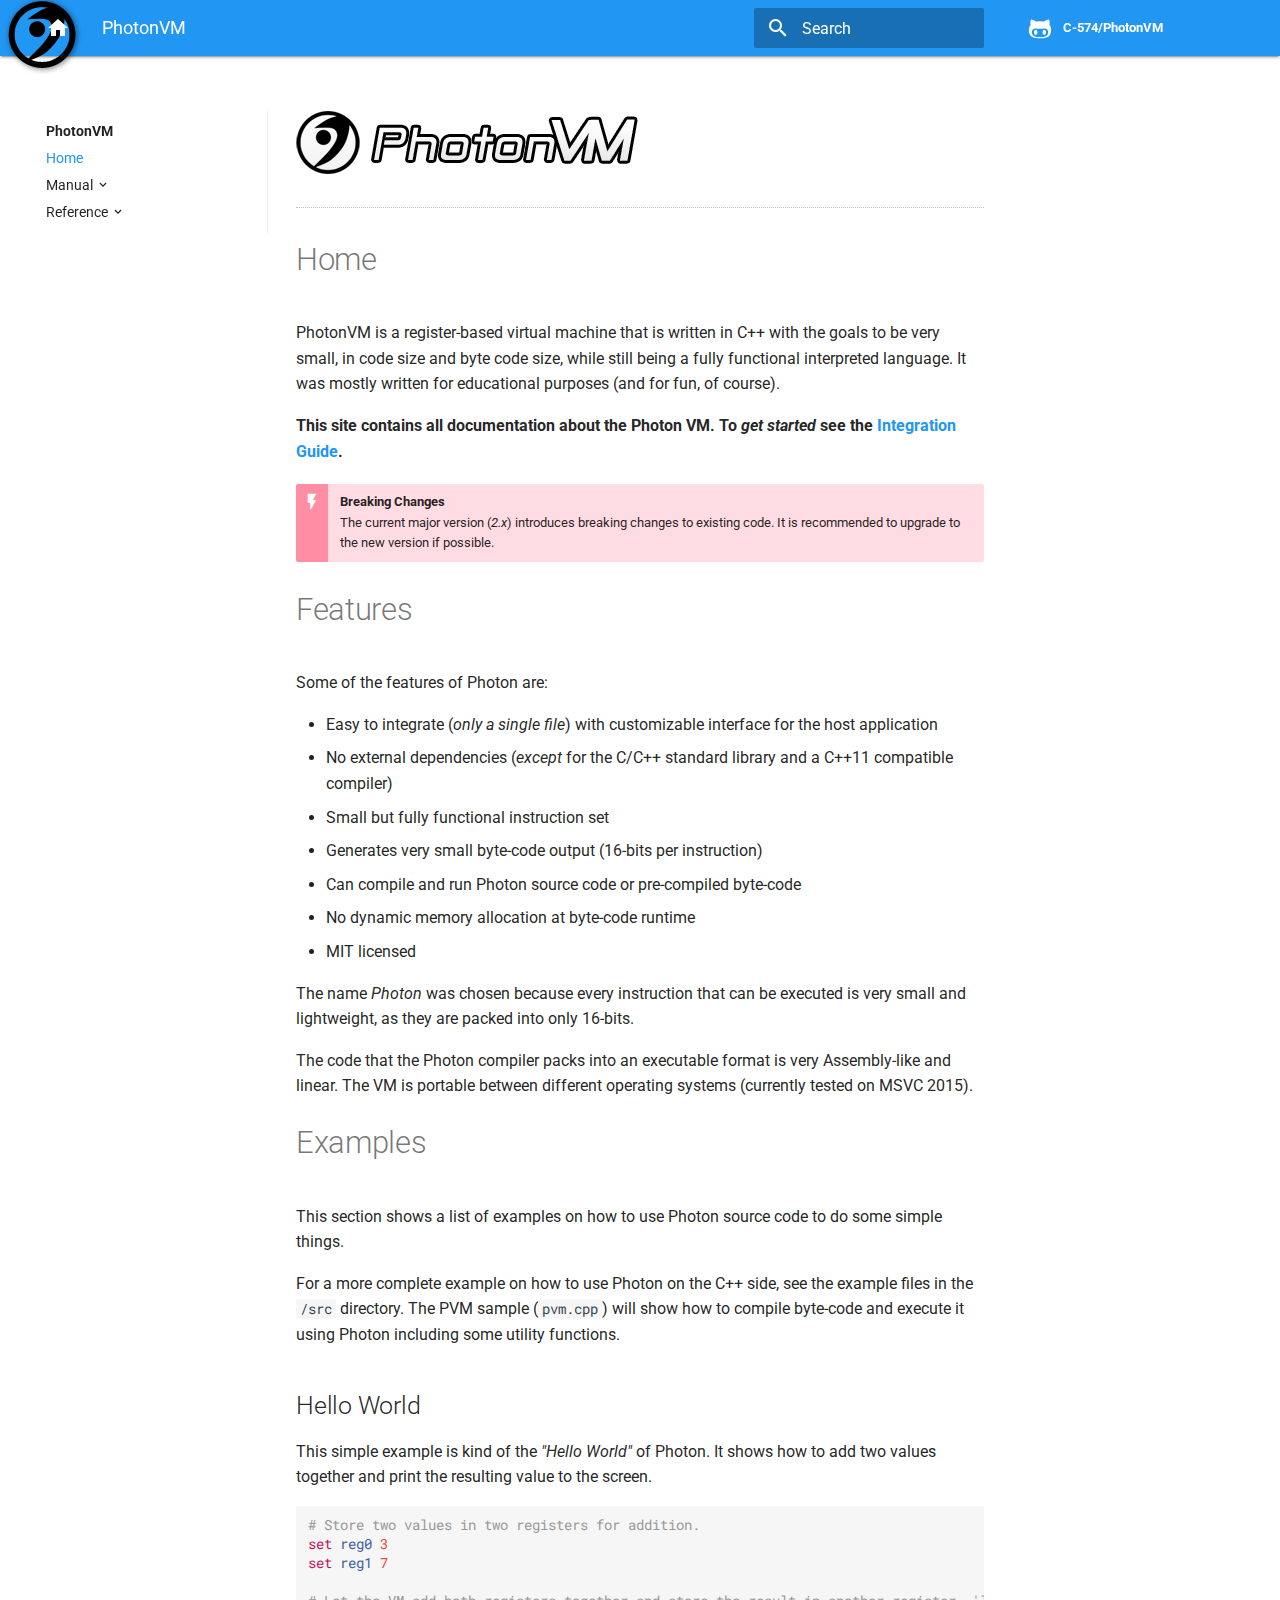
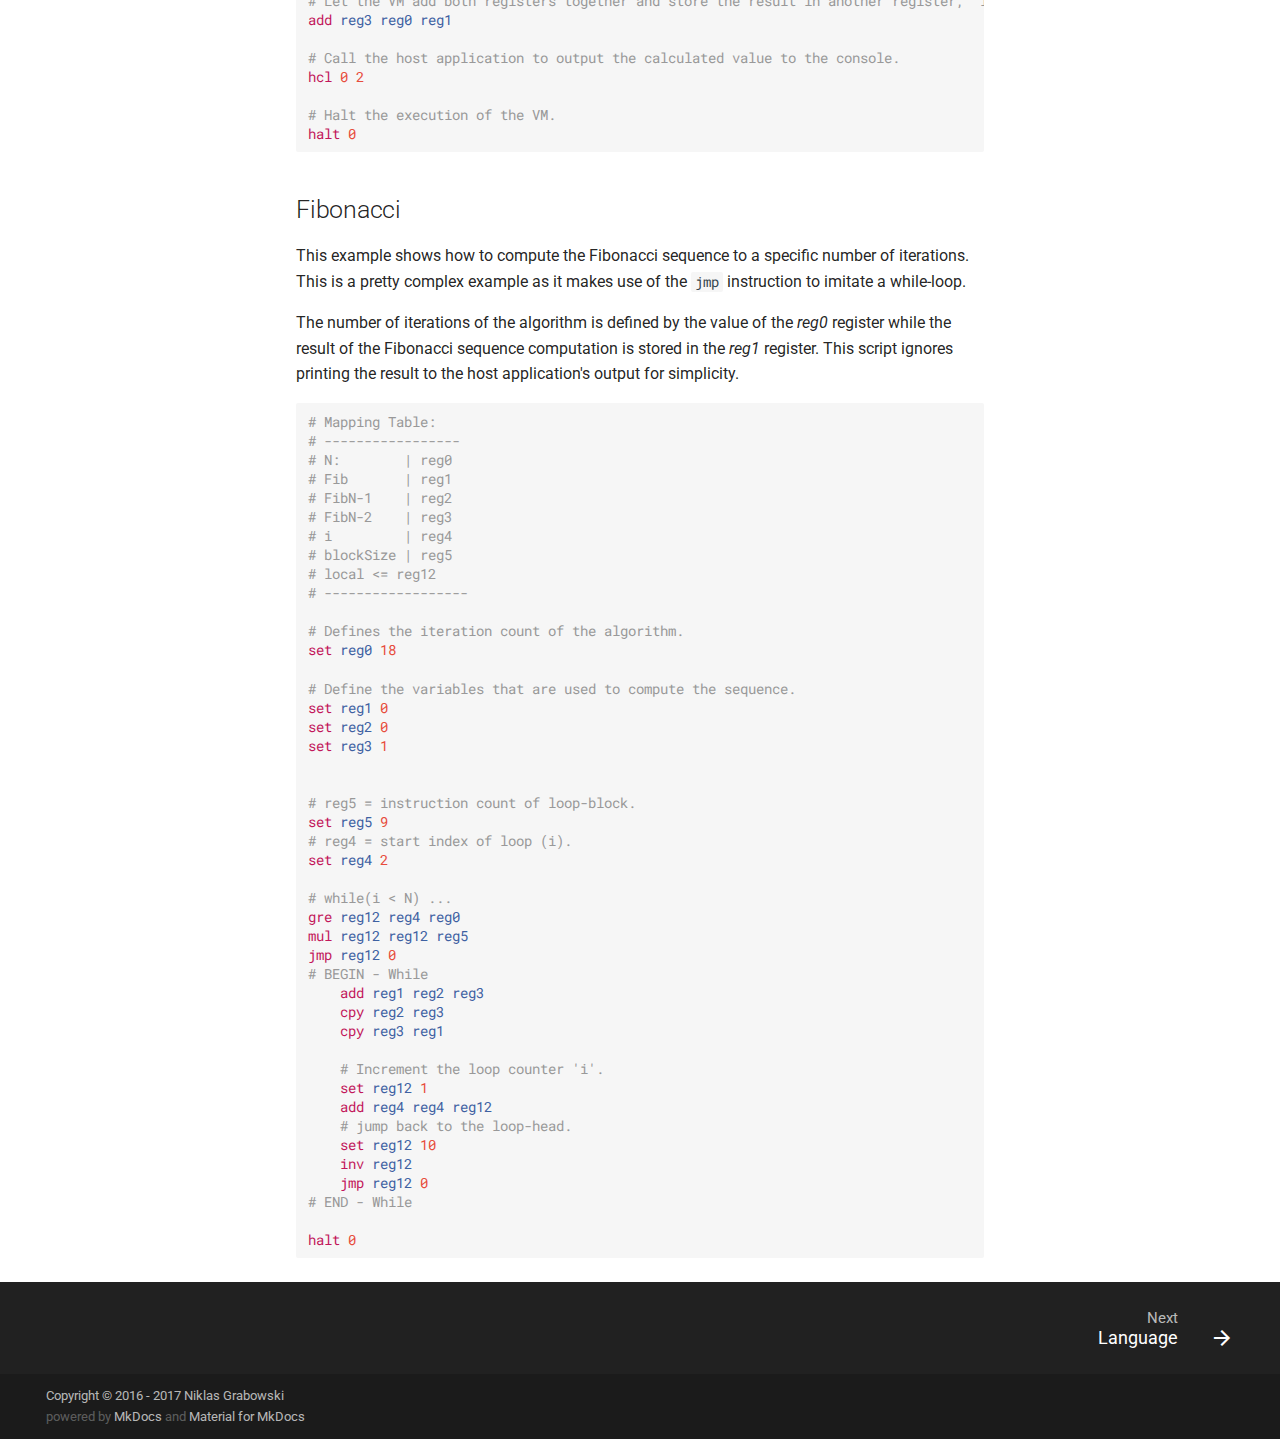
<file: index.html>
<!DOCTYPE html>
<html class="no-js">
  <head>
    
      <meta charset="utf-8">
      <meta name="viewport" content="width=device-width,initial-scale=1">
      
      
      
      
        <link rel="shortcut icon" href="./assets/images/favicon.png">
      
      <meta name="generator" content="mkdocs-0.16.3, mkdocs-unidata-1.5.4">
    
    
      
        <title>PhotonVM</title>
      
    
    
      <script src="./assets/javascripts/modernizr-56ade86843.js"></script>
    
    
      <link rel="stylesheet" href="./assets/stylesheets/application-b1a1975878.css">
      
        <link rel="stylesheet" href="./assets/stylesheets/application-f78e5cb881.palette.css">
      
    
    
      
        
        
        
        <link rel="stylesheet" href="https://fonts.googleapis.com/css?family=Roboto:300,400,400i,700|Roboto+Mono">
        <style>body,input{font-family:"Roboto","Helvetica Neue",Helvetica,Arial,sans-serif}code,kbd,pre{font-family:"Roboto Mono","Courier New",Courier,monospace}</style>
      
      <link rel="stylesheet" href="https://fonts.googleapis.com/icon?family=Material+Icons">
    
    
    
  </head>
  
  
  
  
    <body data-md-color-primary="blue" data-md-color-accent="light-blue">
  
    <svg class="md-svg">
      <defs>
        
        
          <svg xmlns="http://www.w3.org/2000/svg" width="416" height="448" viewBox="0 0 416 448" id="github"><path fill="currentColor" d="M160 304q0 10-3.125 20.5t-10.75 19T128 352t-18.125-8.5-10.75-19T96 304t3.125-20.5 10.75-19T128 256t18.125 8.5 10.75 19T160 304zm160 0q0 10-3.125 20.5t-10.75 19T288 352t-18.125-8.5-10.75-19T256 304t3.125-20.5 10.75-19T288 256t18.125 8.5 10.75 19T320 304zm40 0q0-30-17.25-51T296 232q-10.25 0-48.75 5.25Q229.5 240 208 240t-39.25-2.75Q130.75 232 120 232q-29.5 0-46.75 21T56 304q0 22 8 38.375t20.25 25.75 30.5 15 35 7.375 37.25 1.75h42q20.5 0 37.25-1.75t35-7.375 30.5-15 20.25-25.75T360 304zm56-44q0 51.75-15.25 82.75-9.5 19.25-26.375 33.25t-35.25 21.5-42.5 11.875-42.875 5.5T212 416q-19.5 0-35.5-.75t-36.875-3.125-38.125-7.5-34.25-12.875T37 371.5t-21.5-28.75Q0 312 0 260q0-59.25 34-99-6.75-20.5-6.75-42.5 0-29 12.75-54.5 27 0 47.5 9.875t47.25 30.875Q171.5 96 212 96q37 0 70 8 26.25-20.5 46.75-30.25T376 64q12.75 25.5 12.75 54.5 0 21.75-6.75 42 34 40 34 99.5z"/></svg>
        
      </defs>
    </svg>
    <input class="md-toggle" data-md-toggle="drawer" type="checkbox" id="drawer">
    <input class="md-toggle" data-md-toggle="search" type="checkbox" id="search">
    <label class="md-overlay" data-md-component="overlay" for="drawer"></label>
    
      <header class="md-header" data-md-component="header">
  <nav class="md-header-nav md-grid">
    
      <a href="."><div class="background-logo" style="background-image: url(./images/Corner_Logo.png);"></div>
    
    <div class="md-flex">
      <div class="md-flex__cell md-flex__cell--shrink">
        
          <a href="." title="PhotonVM" class="md-icon md-icon--home md-header-nav__button">
          </a>
        
      </div>
      <div class="md-flex__cell md-flex__cell--shrink">
        <label class="md-icon md-icon--menu md-header-nav__button" for="drawer"></label>
      </div>
      <div class="md-flex__cell md-flex__cell--stretch">
        <span class="md-flex__ellipsis md-header-nav__title">
          
              

                  
 
                  
                      PhotonVM
                  

              
          
        </span>
      </div>
      <div class="md-flex__cell md-flex__cell--shrink">
        
          <label class="md-icon md-icon--search md-header-nav__button" for="search"></label>
          
<div class="md-search" data-md-component="search" role="dialog">
  <label class="md-search__overlay" for="search"></label>
  <div class="md-search__inner">
    <form class="md-search__form" name="search">
      <input type="text" class="md-search__input" name="query" required placeholder="Search" autocapitalize="off" autocorrect="off" autocomplete="off" spellcheck="false" data-md-component="query">
      <label class="md-icon md-search__icon" for="search"></label>
      <button type="reset" class="md-icon md-search__icon" data-md-component="reset">&#xE5CD;</button>
    </form>
    <div class="md-search__output">
      <div class="md-search__scrollwrap" data-md-scrollfix>
        <div class="md-search-result" data-md-component="result" data-md-lang-search="" data-md-lang-tokenizer="[\s\-]+">
          <div class="md-search-result__meta" data-md-lang-result-none="No matching documents" data-md-lang-result-one="1 matching document" data-md-lang-result-other="# matching documents">
            Type to start searching
          </div>
          <ol class="md-search-result__list"></ol>
        </div>
      </div>
    </div>
  </div>
</div>
        
      </div>
      <div class="md-flex__cell md-flex__cell--shrink">
        <div class="md-header-nav__source">
          
            


  


  <a href="https://github.com/C-574/PhotonVM" title="Go to repository" class="md-source" data-md-source="github">
    
      <div class="md-source__icon">
        <svg viewBox="0 0 24 24" width="24" height="24">
          <use xlink:href="#github" width="24" height="24"></use>
        </svg>
      </div>
    
    <div class="md-source__repository">
      C-574/PhotonVM
    </div>
  </a>

          
        </div>
      </div>
    </div>
  </nav>
</header>
    
    <div class="md-container">
      
      
      <main class="md-main">
        <div class="md-main__inner md-grid" data-md-component="container">
          
            
              <div class="md-sidebar md-sidebar--primary" data-md-component="navigation">
                <div class="md-sidebar__scrollwrap">
                  <div class="md-sidebar__inner">
                    <nav class="md-nav md-nav--primary" data-md-level="0">
  <label class="md-nav__title md-nav__title--site" for="drawer">
    <div class="md-nav__button md-logo">
      
        <i class="md-icon md-icon--home"></i>
      
    </div>
    PhotonVM
  </label>
  
    <div class="md-nav__source">
      


  


  <a href="https://github.com/C-574/PhotonVM" title="Go to repository" class="md-source" data-md-source="github">
    
      <div class="md-source__icon">
        <svg viewBox="0 0 24 24" width="24" height="24">
          <use xlink:href="#github" width="24" height="24"></use>
        </svg>
      </div>
    
    <div class="md-source__repository">
      C-574/PhotonVM
    </div>
  </a>

    </div>
  
  <ul class="md-nav__list" data-md-scrollfix>
    
      
      
      

  


  <li class="md-nav__item md-nav__item--active">
    
    <input class="md-toggle md-nav__toggle" data-md-toggle="toc" type="checkbox" id="toc">
    
      
    
    
    <a href="." title="Home" class="md-nav__link md-nav__link--active">
      Home
    </a>
    
  </li>

    
      
      
      


  <li class="md-nav__item md-nav__item--nested">
    
      <input class="md-toggle md-nav__toggle" data-md-toggle="nav-2" type="checkbox" id="nav-2">
    
    <label class="md-nav__link" for="nav-2">
      Manual
    </label>
    <nav class="md-nav" data-md-component="collapsible" data-md-level="1">
      <label class="md-nav__title" for="nav-2">
        Manual
      </label>
      <ul class="md-nav__list" data-md-scrollfix>
        
        
          
          
          


  <li class="md-nav__item">
    <a href="manual/language/" title="Language" class="md-nav__link">
      Language
    </a>
  </li>

        
          
          
          


  <li class="md-nav__item">
    <a href="manual/integration-guide/" title="Integration Guide" class="md-nav__link">
      Integration Guide
    </a>
  </li>

        
      </ul>
    </nav>
  </li>

    
      
      
      


  <li class="md-nav__item md-nav__item--nested">
    
      <input class="md-toggle md-nav__toggle" data-md-toggle="nav-3" type="checkbox" id="nav-3">
    
    <label class="md-nav__link" for="nav-3">
      Reference
    </label>
    <nav class="md-nav" data-md-component="collapsible" data-md-level="1">
      <label class="md-nav__title" for="nav-3">
        Reference
      </label>
      <ul class="md-nav__list" data-md-scrollfix>
        
        
          
          
          


  <li class="md-nav__item">
    <a href="reference/vm-architecture/" title="VM Architecture" class="md-nav__link">
      VM Architecture
    </a>
  </li>

        
      </ul>
    </nav>
  </li>

    
  </ul>
</nav>
                  </div>
                </div>
              </div>
            
            
              <div class="md-sidebar md-sidebar--secondary" data-md-component="toc">
                <div class="md-sidebar__scrollwrap">
                  <div class="md-sidebar__inner">
                    
<nav class="md-nav md-nav--secondary">
  
  
    
  
  
</nav>
                  </div>
                </div>
              </div>
            
          
          <div class="md-content">
            <article class="md-content__inner md-typeset">
              
                
                
                <p><img alt="PhotonVM_Logo" src="./images/Photon_Logo_Text.png?raw=true" /></p>
<hr />
<h1 id="home">Home<a class="headerlink" href="#home" title="Permanent link">&para;</a></h1>
<p>PhotonVM is a register-based virtual machine that is written in C++ with the goals to be very small, in code size and byte code size, while still being a fully functional interpreted language. It was mostly written for educational purposes (and for fun, of course). </p>
<p><strong>This site contains all documentation about the Photon VM. To <em>get started</em> see the <a href="manual/integration-guide/" title="Integration Guide">Integration Guide</a>.</strong></p>
<div class="admonition danger">
<p class="admonition-title">Breaking Changes</p>
<p>The current major version (<em>2.x</em>) introduces breaking changes to existing code. It is recommended to upgrade to the new version if possible.</p>
</div>
<h1 id="features">Features<a class="headerlink" href="#features" title="Permanent link">&para;</a></h1>
<p>Some of the features of Photon are:</p>
<ul>
<li>Easy to integrate (<em>only a single file</em>) with customizable interface for the host application</li>
<li>No external dependencies (<em>except</em> for the C/C++ standard library and a C++11 compatible compiler)</li>
<li>Small but fully functional instruction set</li>
<li>Generates very small byte-code output (16-bits per instruction)</li>
<li>Can compile and run Photon source code or pre-compiled byte-code</li>
<li>No dynamic memory allocation at byte-code runtime </li>
<li>MIT licensed</li>
</ul>
<p>The name <em>Photon</em> was chosen because every instruction that can be executed is very small and lightweight, as they are packed into only 16-bits. </p>
<p>The code that the Photon compiler packs into an executable format is very Assembly-like and linear. The VM is portable between different operating systems (currently tested on MSVC 2015).</p>
<h1 id="examples">Examples<a class="headerlink" href="#examples" title="Permanent link">&para;</a></h1>
<p>This section shows a list of examples on how to use Photon source code to do some simple things.</p>
<p>For a more complete example on how to use Photon on the C++ side, see the example files in the <code>/src</code> directory. The PVM sample (<code>pvm.cpp</code>) will show how to compile byte-code and execute it using Photon including some utility functions.</p>
<h2 id="hello-world">Hello World<a class="headerlink" href="#hello-world" title="Permanent link">&para;</a></h2>
<p>This simple example is kind of the <em>"Hello World"</em> of Photon. It shows how to add two values together and print the resulting value to the screen.
<div class="codehilite"><pre><span></span><span class="c"># Store two values in two registers for addition.</span>
<span class="nf">set</span> <span class="no">reg0</span> <span class="mi">3</span>
<span class="nf">set</span> <span class="no">reg1</span> <span class="mi">7</span>

<span class="c"># Let the VM add both registers together and store the result in another register, &#39;local&#39; in this case.</span>
<span class="nf">add</span> <span class="no">reg3</span> <span class="no">reg0</span> <span class="no">reg1</span>

<span class="c"># Call the host application to output the calculated value to the console.</span>
<span class="nf">hcl</span> <span class="mi">0</span> <span class="mi">2</span>

<span class="c"># Halt the execution of the VM.</span>
<span class="nf">halt</span> <span class="mi">0</span>
</pre></div></p>
<h2 id="fibonacci">Fibonacci<a class="headerlink" href="#fibonacci" title="Permanent link">&para;</a></h2>
<p>This example shows how to compute the Fibonacci sequence to a specific number of iterations.
This is a pretty complex example as it makes use of the <code>jmp</code> instruction to imitate a while-loop. </p>
<p>The number of iterations of the algorithm is defined by the value of the <em>reg0</em> register while the result of the Fibonacci sequence computation is stored in the <em>reg1</em> register. This script ignores printing the result to the host application's output for simplicity.
<div class="codehilite"><pre><span></span><span class="c"># Mapping Table:</span>
<span class="c"># -----------------</span>
<span class="c"># N:        | reg0</span>
<span class="c"># Fib       | reg1</span>
<span class="c"># FibN-1    | reg2</span>
<span class="c"># FibN-2    | reg3</span>
<span class="c"># i         | reg4 </span>
<span class="c"># blockSize | reg5</span>
<span class="c"># local &lt;= reg12</span>
<span class="c"># ------------------</span>

<span class="c"># Defines the iteration count of the algorithm.</span>
<span class="nf">set</span> <span class="no">reg0</span> <span class="mi">18</span>

<span class="c"># Define the variables that are used to compute the sequence.</span>
<span class="nf">set</span> <span class="no">reg1</span> <span class="mi">0</span>
<span class="nf">set</span> <span class="no">reg2</span> <span class="mi">0</span>
<span class="nf">set</span> <span class="no">reg3</span> <span class="mi">1</span>


<span class="c"># reg5 = instruction count of loop-block.</span>
<span class="nf">set</span> <span class="no">reg5</span> <span class="mi">9</span>
<span class="c"># reg4 = start index of loop (i).</span>
<span class="nf">set</span> <span class="no">reg4</span> <span class="mi">2</span>

<span class="c"># while(i &lt; N) ...</span>
<span class="nf">gre</span> <span class="no">reg12</span> <span class="no">reg4</span> <span class="no">reg0</span>
<span class="nf">mul</span> <span class="no">reg12</span> <span class="no">reg12</span> <span class="no">reg5</span>
<span class="nf">jmp</span> <span class="no">reg12</span> <span class="mi">0</span>
<span class="c"># BEGIN - While</span>
    <span class="nf">add</span> <span class="no">reg1</span> <span class="no">reg2</span> <span class="no">reg3</span>
    <span class="nf">cpy</span> <span class="no">reg2</span> <span class="no">reg3</span>
    <span class="nf">cpy</span> <span class="no">reg3</span> <span class="no">reg1</span>

    <span class="c"># Increment the loop counter &#39;i&#39;.</span>
    <span class="nf">set</span> <span class="no">reg12</span> <span class="mi">1</span>
    <span class="nf">add</span> <span class="no">reg4</span> <span class="no">reg4</span> <span class="no">reg12</span>
    <span class="c"># jump back to the loop-head.</span>
    <span class="nf">set</span> <span class="no">reg12</span> <span class="mi">10</span>
    <span class="nf">inv</span> <span class="no">reg12</span>
    <span class="nf">jmp</span> <span class="no">reg12</span> <span class="mi">0</span>
<span class="c"># END - While</span>

<span class="nf">halt</span> <span class="mi">0</span>
</pre></div></p>
                
                  
                
              
              
                
              
            </article>
          </div>
        </div>
      </main>
      
        
<footer class="md-footer">
  
    <div class="md-footer-nav">
      <nav class="md-footer-nav__inner md-grid">
        
        
          <a href="manual/language/" title="Language" class="md-flex md-footer-nav__link md-footer-nav__link--next" rel="next">
            <div class="md-flex__cell md-flex__cell--stretch md-footer-nav__title">
              <span class="md-flex__ellipsis">
                <span class="md-footer-nav__direction">
                  Next
                </span>
                Language
              </span>
            </div>
            <div class="md-flex__cell md-flex__cell--shrink">
              <i class="md-icon md-icon--arrow-forward md-footer-nav__button"></i>
            </div>
          </a>
        
      </nav>
    </div>
  
  <div class="md-footer-meta md-typeset">
    <div class="md-footer-meta__inner md-grid">
      <div class="md-footer-copyright">
        
          <div class="md-footer-copyright__highlight">
            Copyright &copy; 2016 - 2017 Niklas Grabowski
          </div>
        
        powered by
        <a href="http://www.mkdocs.org" title="MkDocs">MkDocs</a>
        and
        <a href="http://squidfunk.github.io/mkdocs-material/" title="Material for MkDocs">
          Material for MkDocs</a>
      </div>
      
        
      
    </div>
  </div>
</footer>
      
    </div>
    
      <script src="./assets/javascripts/application-0b7df094bf.js"></script>
      <script>app.initialize({url:{base:"."}})</script>
      
    
    
      
    
  </body>
</html>
</file>
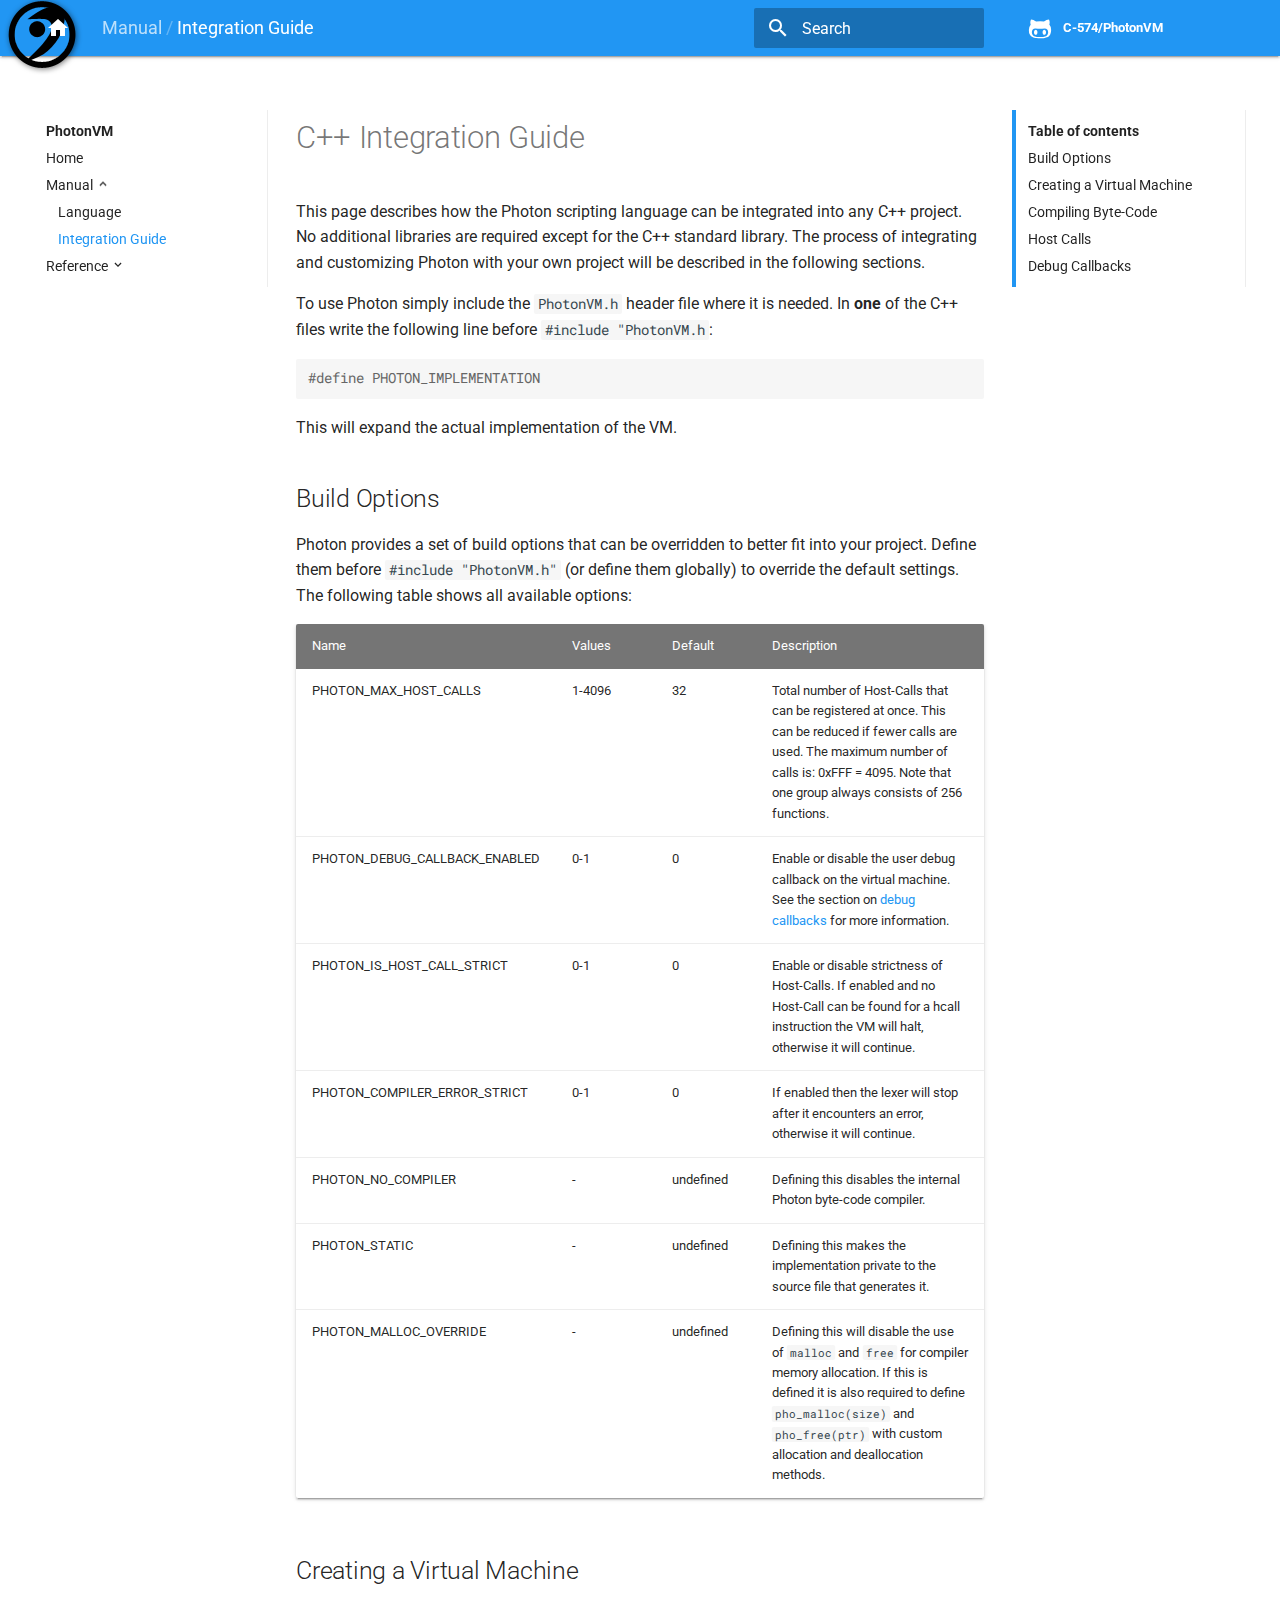
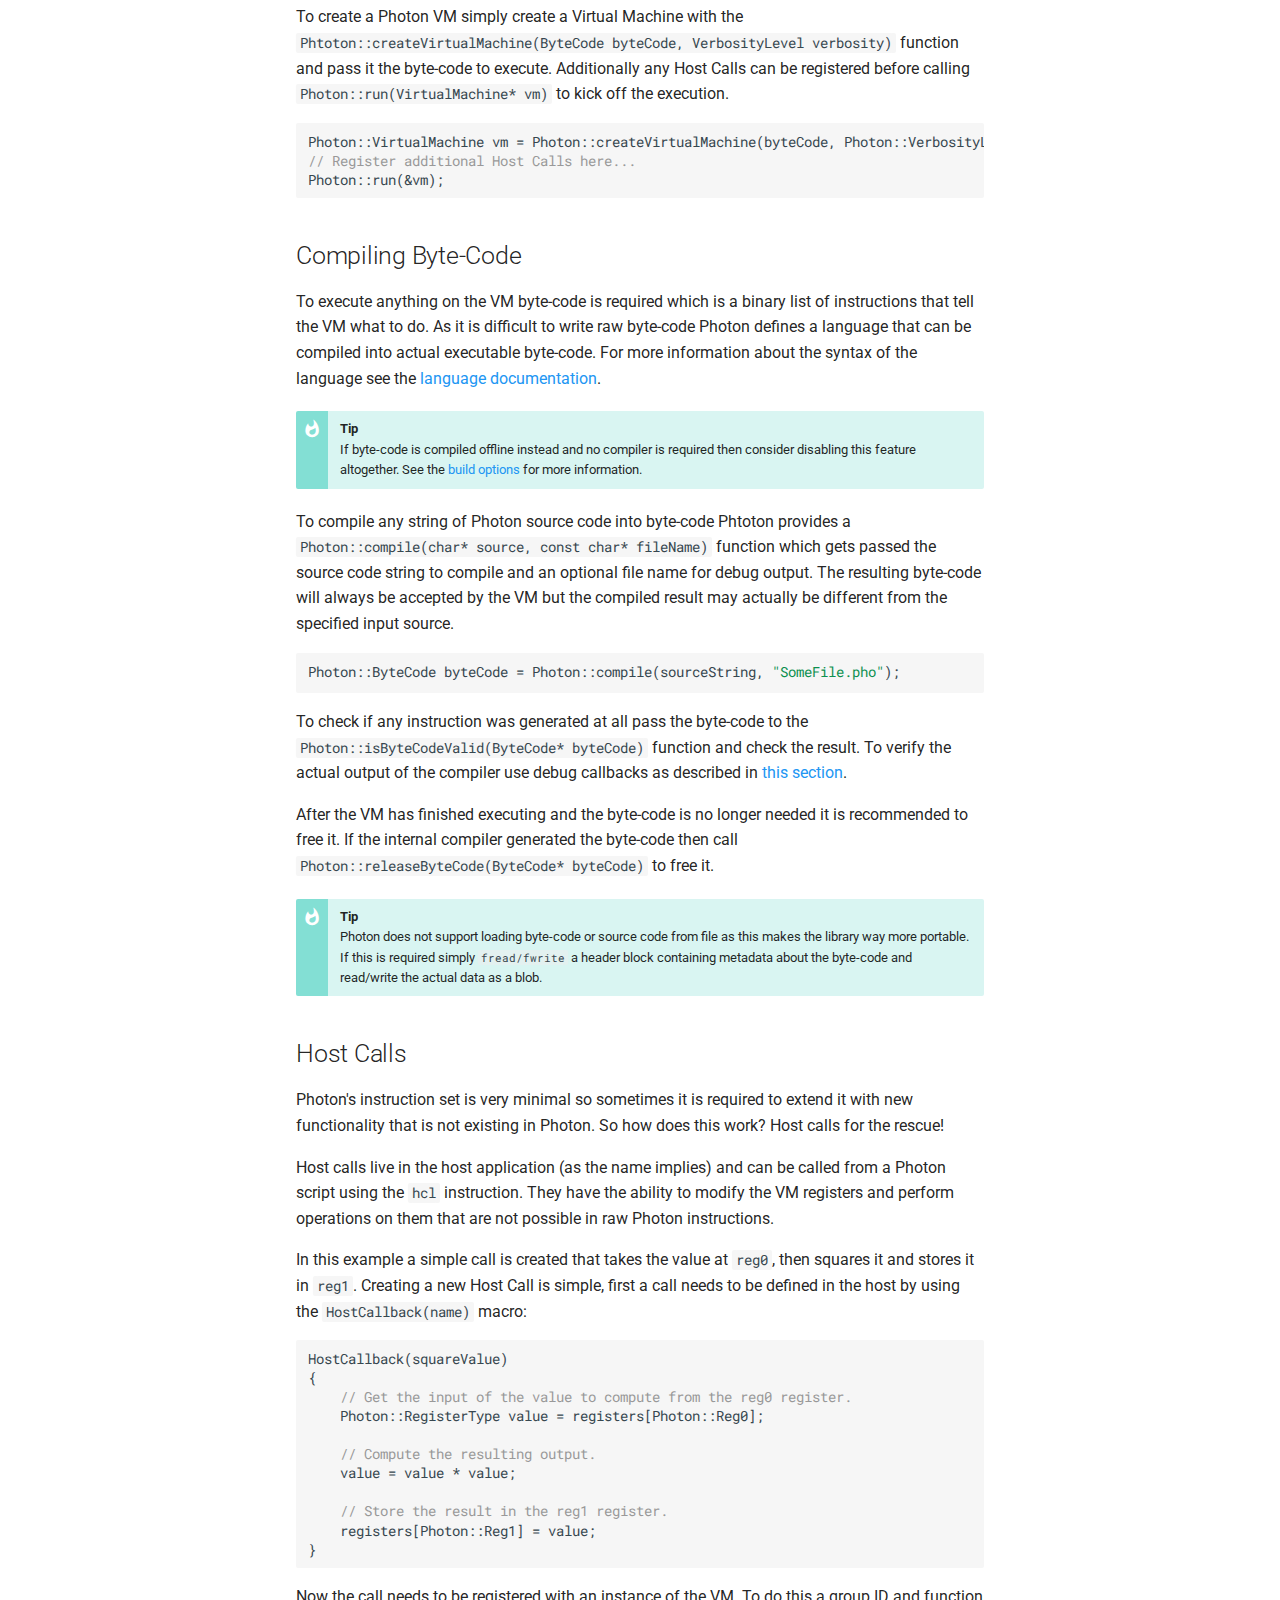
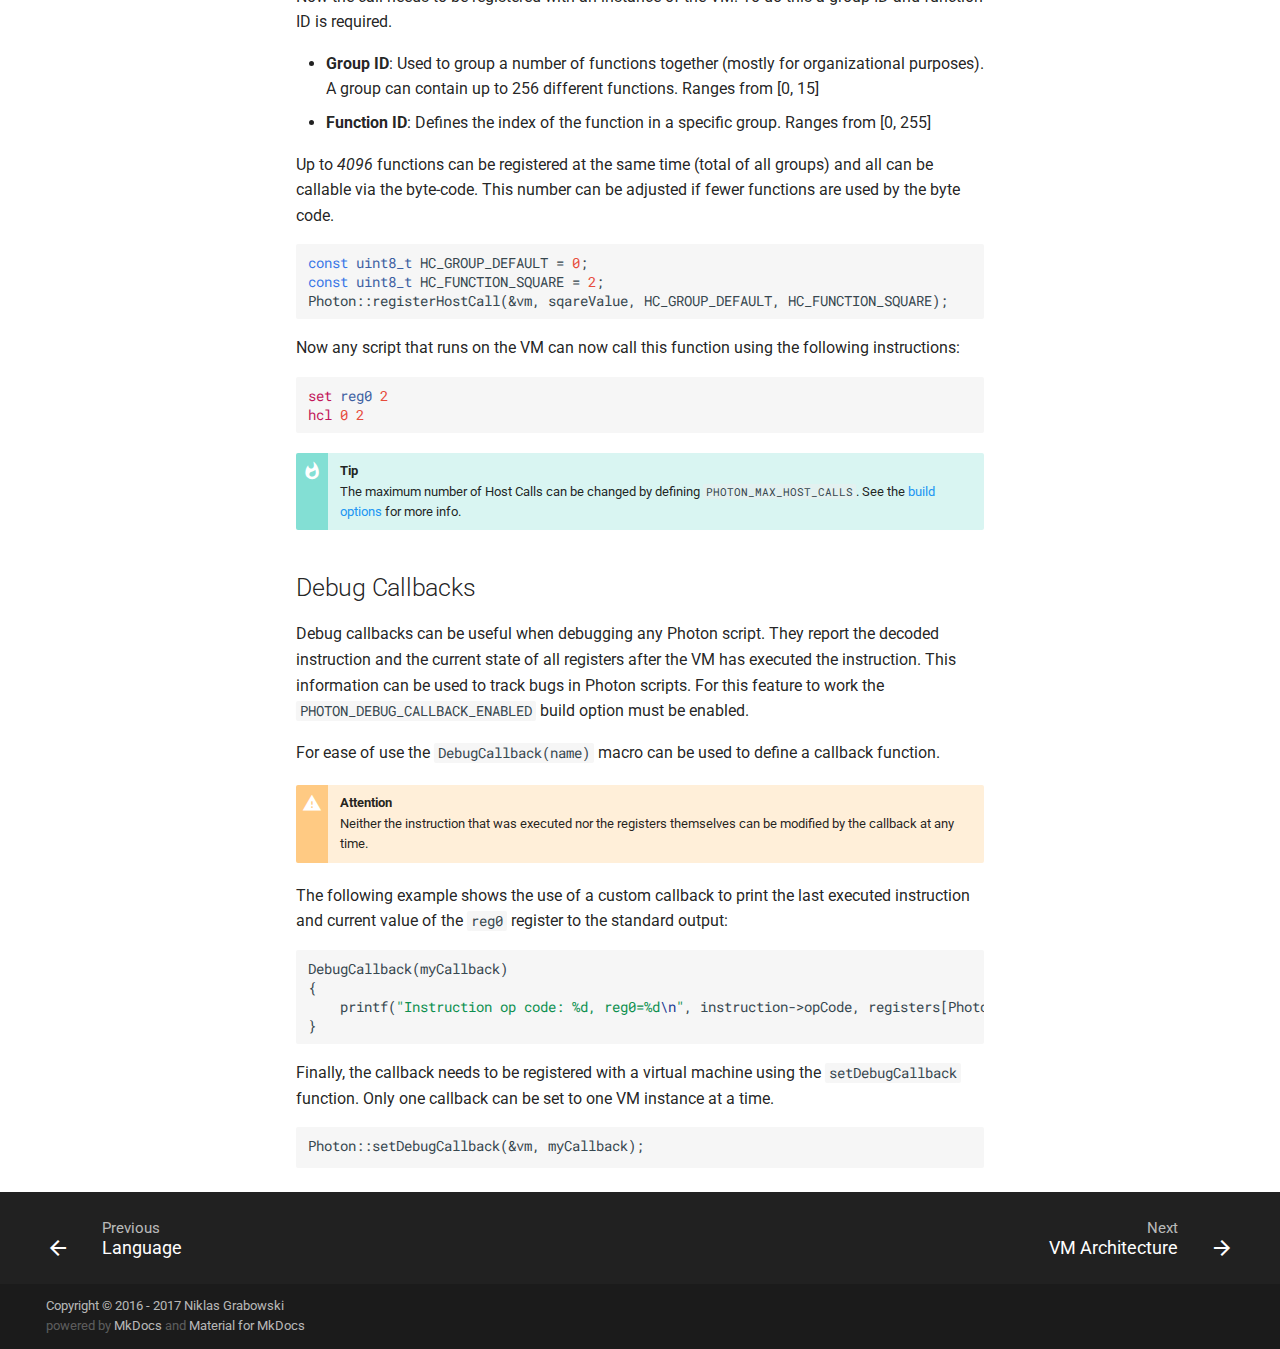
<file: manual/integration-guide/index.html>
<!DOCTYPE html>
<html class="no-js">
  <head>
    
      <meta charset="utf-8">
      <meta name="viewport" content="width=device-width,initial-scale=1">
      
      
      
      
        <link rel="shortcut icon" href="../../assets/images/favicon.png">
      
      <meta name="generator" content="mkdocs-0.16.3, mkdocs-unidata-1.5.4">
    
    
      
        <title>Integration Guide - PhotonVM</title>
      
    
    
      <script src="../../assets/javascripts/modernizr-56ade86843.js"></script>
    
    
      <link rel="stylesheet" href="../../assets/stylesheets/application-b1a1975878.css">
      
        <link rel="stylesheet" href="../../assets/stylesheets/application-f78e5cb881.palette.css">
      
    
    
      
        
        
        
        <link rel="stylesheet" href="https://fonts.googleapis.com/css?family=Roboto:300,400,400i,700|Roboto+Mono">
        <style>body,input{font-family:"Roboto","Helvetica Neue",Helvetica,Arial,sans-serif}code,kbd,pre{font-family:"Roboto Mono","Courier New",Courier,monospace}</style>
      
      <link rel="stylesheet" href="https://fonts.googleapis.com/icon?family=Material+Icons">
    
    
    
  </head>
  
  
  
  
    <body data-md-color-primary="blue" data-md-color-accent="light-blue">
  
    <svg class="md-svg">
      <defs>
        
        
          <svg xmlns="http://www.w3.org/2000/svg" width="416" height="448" viewBox="0 0 416 448" id="github"><path fill="currentColor" d="M160 304q0 10-3.125 20.5t-10.75 19T128 352t-18.125-8.5-10.75-19T96 304t3.125-20.5 10.75-19T128 256t18.125 8.5 10.75 19T160 304zm160 0q0 10-3.125 20.5t-10.75 19T288 352t-18.125-8.5-10.75-19T256 304t3.125-20.5 10.75-19T288 256t18.125 8.5 10.75 19T320 304zm40 0q0-30-17.25-51T296 232q-10.25 0-48.75 5.25Q229.5 240 208 240t-39.25-2.75Q130.75 232 120 232q-29.5 0-46.75 21T56 304q0 22 8 38.375t20.25 25.75 30.5 15 35 7.375 37.25 1.75h42q20.5 0 37.25-1.75t35-7.375 30.5-15 20.25-25.75T360 304zm56-44q0 51.75-15.25 82.75-9.5 19.25-26.375 33.25t-35.25 21.5-42.5 11.875-42.875 5.5T212 416q-19.5 0-35.5-.75t-36.875-3.125-38.125-7.5-34.25-12.875T37 371.5t-21.5-28.75Q0 312 0 260q0-59.25 34-99-6.75-20.5-6.75-42.5 0-29 12.75-54.5 27 0 47.5 9.875t47.25 30.875Q171.5 96 212 96q37 0 70 8 26.25-20.5 46.75-30.25T376 64q12.75 25.5 12.75 54.5 0 21.75-6.75 42 34 40 34 99.5z"/></svg>
        
      </defs>
    </svg>
    <input class="md-toggle" data-md-toggle="drawer" type="checkbox" id="drawer">
    <input class="md-toggle" data-md-toggle="search" type="checkbox" id="search">
    <label class="md-overlay" data-md-component="overlay" for="drawer"></label>
    
      <header class="md-header" data-md-component="header">
  <nav class="md-header-nav md-grid">
    
      <a href="../.."><div class="background-logo" style="background-image: url(../../images/Corner_Logo.png);"></div>
    
    <div class="md-flex">
      <div class="md-flex__cell md-flex__cell--shrink">
        
          <a href="../.." title="PhotonVM" class="md-icon md-icon--home md-header-nav__button">
          </a>
        
      </div>
      <div class="md-flex__cell md-flex__cell--shrink">
        <label class="md-icon md-icon--menu md-header-nav__button" for="drawer"></label>
      </div>
      <div class="md-flex__cell md-flex__cell--stretch">
        <span class="md-flex__ellipsis md-header-nav__title">
          
              

                  
                      <span class="md-header-nav__parent">
                      Manual
                      </span>
                  
 
                  
                      Integration Guide
                  

              
          
        </span>
      </div>
      <div class="md-flex__cell md-flex__cell--shrink">
        
          <label class="md-icon md-icon--search md-header-nav__button" for="search"></label>
          
<div class="md-search" data-md-component="search" role="dialog">
  <label class="md-search__overlay" for="search"></label>
  <div class="md-search__inner">
    <form class="md-search__form" name="search">
      <input type="text" class="md-search__input" name="query" required placeholder="Search" autocapitalize="off" autocorrect="off" autocomplete="off" spellcheck="false" data-md-component="query">
      <label class="md-icon md-search__icon" for="search"></label>
      <button type="reset" class="md-icon md-search__icon" data-md-component="reset">&#xE5CD;</button>
    </form>
    <div class="md-search__output">
      <div class="md-search__scrollwrap" data-md-scrollfix>
        <div class="md-search-result" data-md-component="result" data-md-lang-search="" data-md-lang-tokenizer="[\s\-]+">
          <div class="md-search-result__meta" data-md-lang-result-none="No matching documents" data-md-lang-result-one="1 matching document" data-md-lang-result-other="# matching documents">
            Type to start searching
          </div>
          <ol class="md-search-result__list"></ol>
        </div>
      </div>
    </div>
  </div>
</div>
        
      </div>
      <div class="md-flex__cell md-flex__cell--shrink">
        <div class="md-header-nav__source">
          
            


  


  <a href="https://github.com/C-574/PhotonVM" title="Go to repository" class="md-source" data-md-source="github">
    
      <div class="md-source__icon">
        <svg viewBox="0 0 24 24" width="24" height="24">
          <use xlink:href="#github" width="24" height="24"></use>
        </svg>
      </div>
    
    <div class="md-source__repository">
      C-574/PhotonVM
    </div>
  </a>

          
        </div>
      </div>
    </div>
  </nav>
</header>
    
    <div class="md-container">
      
      
      <main class="md-main">
        <div class="md-main__inner md-grid" data-md-component="container">
          
            
              <div class="md-sidebar md-sidebar--primary" data-md-component="navigation">
                <div class="md-sidebar__scrollwrap">
                  <div class="md-sidebar__inner">
                    <nav class="md-nav md-nav--primary" data-md-level="0">
  <label class="md-nav__title md-nav__title--site" for="drawer">
    <div class="md-nav__button md-logo">
      
        <i class="md-icon md-icon--home"></i>
      
    </div>
    PhotonVM
  </label>
  
    <div class="md-nav__source">
      


  


  <a href="https://github.com/C-574/PhotonVM" title="Go to repository" class="md-source" data-md-source="github">
    
      <div class="md-source__icon">
        <svg viewBox="0 0 24 24" width="24" height="24">
          <use xlink:href="#github" width="24" height="24"></use>
        </svg>
      </div>
    
    <div class="md-source__repository">
      C-574/PhotonVM
    </div>
  </a>

    </div>
  
  <ul class="md-nav__list" data-md-scrollfix>
    
      
      
      


  <li class="md-nav__item">
    <a href="../.." title="Home" class="md-nav__link">
      Home
    </a>
  </li>

    
      
      
      

  


  <li class="md-nav__item md-nav__item--active md-nav__item--nested">
    
      <input class="md-toggle md-nav__toggle" data-md-toggle="nav-2" type="checkbox" id="nav-2" checked>
    
    <label class="md-nav__link" for="nav-2">
      Manual
    </label>
    <nav class="md-nav" data-md-component="collapsible" data-md-level="1">
      <label class="md-nav__title" for="nav-2">
        Manual
      </label>
      <ul class="md-nav__list" data-md-scrollfix>
        
        
          
          
          


  <li class="md-nav__item">
    <a href="../language/" title="Language" class="md-nav__link">
      Language
    </a>
  </li>

        
          
          
          

  


  <li class="md-nav__item md-nav__item--active">
    
    <input class="md-toggle md-nav__toggle" data-md-toggle="toc" type="checkbox" id="toc">
    
      
    
    
      <label class="md-nav__link md-nav__link--active" for="toc">
        Integration Guide
      </label>
    
    <a href="./" title="Integration Guide" class="md-nav__link md-nav__link--active">
      Integration Guide
    </a>
    
      
<nav class="md-nav md-nav--secondary">
  
  
    
  
  
    <label class="md-nav__title" for="toc">Table of contents</label>
    <ul class="md-nav__list" data-md-scrollfix>
      
        <li class="md-nav__item">
  <a href="#build-options" title="Build Options" class="md-nav__link">
    Build Options
  </a>
  
</li>
      
        <li class="md-nav__item">
  <a href="#creating-a-virtual-machine" title="Creating a Virtual Machine" class="md-nav__link">
    Creating a Virtual Machine
  </a>
  
</li>
      
        <li class="md-nav__item">
  <a href="#compiling-byte-code" title="Compiling Byte-Code" class="md-nav__link">
    Compiling Byte-Code
  </a>
  
</li>
      
        <li class="md-nav__item">
  <a href="#host-calls" title="Host Calls" class="md-nav__link">
    Host Calls
  </a>
  
</li>
      
        <li class="md-nav__item">
  <a href="#debug-callbacks" title="Debug Callbacks" class="md-nav__link">
    Debug Callbacks
  </a>
  
</li>
      
      
      
    </ul>
  
</nav>
    
  </li>

        
      </ul>
    </nav>
  </li>

    
      
      
      


  <li class="md-nav__item md-nav__item--nested">
    
      <input class="md-toggle md-nav__toggle" data-md-toggle="nav-3" type="checkbox" id="nav-3">
    
    <label class="md-nav__link" for="nav-3">
      Reference
    </label>
    <nav class="md-nav" data-md-component="collapsible" data-md-level="1">
      <label class="md-nav__title" for="nav-3">
        Reference
      </label>
      <ul class="md-nav__list" data-md-scrollfix>
        
        
          
          
          


  <li class="md-nav__item">
    <a href="../../reference/vm-architecture/" title="VM Architecture" class="md-nav__link">
      VM Architecture
    </a>
  </li>

        
      </ul>
    </nav>
  </li>

    
  </ul>
</nav>
                  </div>
                </div>
              </div>
            
            
              <div class="md-sidebar md-sidebar--secondary" data-md-component="toc">
                <div class="md-sidebar__scrollwrap">
                  <div class="md-sidebar__inner">
                    
<nav class="md-nav md-nav--secondary">
  
  
    
  
  
    <label class="md-nav__title" for="toc">Table of contents</label>
    <ul class="md-nav__list" data-md-scrollfix>
      
        <li class="md-nav__item">
  <a href="#build-options" title="Build Options" class="md-nav__link">
    Build Options
  </a>
  
</li>
      
        <li class="md-nav__item">
  <a href="#creating-a-virtual-machine" title="Creating a Virtual Machine" class="md-nav__link">
    Creating a Virtual Machine
  </a>
  
</li>
      
        <li class="md-nav__item">
  <a href="#compiling-byte-code" title="Compiling Byte-Code" class="md-nav__link">
    Compiling Byte-Code
  </a>
  
</li>
      
        <li class="md-nav__item">
  <a href="#host-calls" title="Host Calls" class="md-nav__link">
    Host Calls
  </a>
  
</li>
      
        <li class="md-nav__item">
  <a href="#debug-callbacks" title="Debug Callbacks" class="md-nav__link">
    Debug Callbacks
  </a>
  
</li>
      
      
      
    </ul>
  
</nav>
                  </div>
                </div>
              </div>
            
          
          <div class="md-content">
            <article class="md-content__inner md-typeset">
              
                
                
                <h1 id="c-integration-guide">C++ Integration Guide<a class="headerlink" href="#c-integration-guide" title="Permanent link">&para;</a></h1>
<p>This page describes how the Photon scripting language can be integrated into any C++ project. No additional libraries are required except for the C++ standard library. The process of integrating and customizing Photon with your own project will be described in the following sections.</p>
<p>To use Photon simply include the <code>PhotonVM.h</code> header file where it is needed. In <strong>one</strong> of the C++ files write the following line before <code>#include &quot;PhotonVM.h</code>:
<div class="codehilite"><pre><span></span><span class="cp">#define PHOTON_IMPLEMENTATION</span>
</pre></div>
This will expand the actual implementation of the VM.</p>
<h2 id="build-options">Build Options<a class="headerlink" href="#build-options" title="Permanent link">&para;</a></h2>
<p>Photon provides a set of build options that can be overridden to better fit into your project. Define them before <code>#include &quot;PhotonVM.h&quot;</code> (or define them globally) to override the default settings. The following table shows all available options:</p>
<table>
<thead>
<tr>
<th>Name</th>
<th>Values</th>
<th>Default</th>
<th>Description</th>
</tr>
</thead>
<tbody>
<tr>
<td>PHOTON_MAX_HOST_CALLS</td>
<td>1-4096</td>
<td>32</td>
<td>Total number of Host-Calls that can be registered at once. This can be reduced if fewer calls are used. The maximum number of calls is: 0xFFF = 4095. Note that one group always consists of 256 functions.</td>
</tr>
<tr>
<td>PHOTON_DEBUG_CALLBACK_ENABLED</td>
<td>0-1</td>
<td>0</td>
<td>Enable or disable the user debug callback on the virtual machine. See the section on <a href="#debug-callbacks">debug callbacks</a> for more information.</td>
</tr>
<tr>
<td>PHOTON_IS_HOST_CALL_STRICT</td>
<td>0-1</td>
<td>0</td>
<td>Enable or disable strictness of Host-Calls. If enabled and no Host-Call can be found for a hcall instruction the VM will halt, otherwise it will continue.</td>
</tr>
<tr>
<td>PHOTON_COMPILER_ERROR_STRICT</td>
<td>0-1</td>
<td>0</td>
<td>If enabled then the lexer will stop after it encounters an error, otherwise it will continue.</td>
</tr>
<tr>
<td>PHOTON_NO_COMPILER</td>
<td>-</td>
<td>undefined</td>
<td>Defining this disables the internal Photon byte-code compiler.</td>
</tr>
<tr>
<td>PHOTON_STATIC</td>
<td>-</td>
<td>undefined</td>
<td>Defining this makes the implementation private to the source file that generates it.</td>
</tr>
<tr>
<td>PHOTON_MALLOC_OVERRIDE</td>
<td>-</td>
<td>undefined</td>
<td>Defining this will disable the use of <code>malloc</code> and <code>free</code> for compiler memory allocation. If this is defined it is also required to define <code>pho_malloc(size)</code> and <code>pho_free(ptr)</code> with custom allocation and deallocation methods.</td>
</tr>
</tbody>
</table>
<h2 id="creating-a-virtual-machine">Creating a Virtual Machine<a class="headerlink" href="#creating-a-virtual-machine" title="Permanent link">&para;</a></h2>
<p>To create a Photon VM simply create a Virtual Machine with the <code class="codehilite"><span class="n">Phtoton</span><span class="o">::</span><span class="n">createVirtualMachine</span><span class="p">(</span><span class="n">ByteCode</span> <span class="n">byteCode</span><span class="p">,</span> <span class="n">VerbosityLevel</span> <span class="n">verbosity</span><span class="p">)</span></code> function and pass it the byte-code to execute. Additionally any Host Calls can be registered before calling <code class="codehilite"><span class="n">Photon</span><span class="o">::</span><span class="n">run</span><span class="p">(</span><span class="n">VirtualMachine</span><span class="o">*</span> <span class="n">vm</span><span class="p">)</span></code> to kick off the execution.</p>
<div class="codehilite"><pre><span></span><span class="n">Photon</span><span class="o">::</span><span class="n">VirtualMachine</span> <span class="n">vm</span> <span class="o">=</span> <span class="n">Photon</span><span class="o">::</span><span class="n">createVirtualMachine</span><span class="p">(</span><span class="n">byteCode</span><span class="p">,</span> <span class="n">Photon</span><span class="o">::</span><span class="n">VerbosityLevelAll</span><span class="p">);</span>
<span class="c1">// Register additional Host Calls here...</span>
<span class="n">Photon</span><span class="o">::</span><span class="n">run</span><span class="p">(</span><span class="o">&amp;</span><span class="n">vm</span><span class="p">);</span>
</pre></div>

<h2 id="compiling-byte-code">Compiling Byte-Code<a class="headerlink" href="#compiling-byte-code" title="Permanent link">&para;</a></h2>
<p>To execute anything on the VM byte-code is required which is a binary list of instructions that tell the VM what to do. As it is difficult to write raw byte-code Photon defines a language that can be compiled into actual executable byte-code. For more information about the syntax of the language see the <a href="../language/">language documentation</a>.</p>
<div class="admonition tip">
<p class="admonition-title">Tip</p>
<p>If byte-code is compiled offline instead and no compiler is required then consider disabling this feature altogether. See the <a href="#build-options">build options</a> for more information.</p>
</div>
<p>To compile any string of Photon source code into byte-code Phtoton provides a <code>Photon::compile(char* source, const char* fileName)</code> function which gets passed the source code string to compile and an optional file name for debug output.
The resulting byte-code will always be accepted by the VM but the compiled result may actually be different from the specified input source.</p>
<div class="codehilite"><pre><span></span><span class="n">Photon</span><span class="o">::</span><span class="n">ByteCode</span> <span class="n">byteCode</span> <span class="o">=</span> <span class="n">Photon</span><span class="o">::</span><span class="n">compile</span><span class="p">(</span><span class="n">sourceString</span><span class="p">,</span> <span class="s">&quot;SomeFile.pho&quot;</span><span class="p">);</span>
</pre></div>

<p>To check if any instruction was generated at all pass the byte-code to the <code>Photon::isByteCodeValid(ByteCode* byteCode)</code> function and check the result.
To verify the actual output of the compiler use debug callbacks as described in <a href="#debug-callbacks">this section</a>.</p>
<p>After the VM has finished executing and the byte-code is no longer needed it is recommended to free it. If the internal compiler generated the byte-code then call <code>Photon::releaseByteCode(ByteCode* byteCode)</code> to free it.</p>
<div class="admonition tip">
<p class="admonition-title">Tip</p>
<p>Photon does not support loading byte-code or source code from file as this makes the library way more portable. If this is required simply <code>fread/fwrite</code> a header block containing metadata about the byte-code and read/write the actual data as a blob.</p>
</div>
<h2 id="host-calls">Host Calls<a class="headerlink" href="#host-calls" title="Permanent link">&para;</a></h2>
<p>Photon's instruction set is very minimal so sometimes it is required to extend it with new functionality that is not existing in Photon. So how does this work? Host calls for the rescue!</p>
<p>Host calls live in the host application (as the name implies) and can be called from a Photon script using the <code>hcl</code> instruction. They have the ability to modify the VM registers and perform operations on them that are not possible in raw Photon instructions.</p>
<p>In this example a simple call is created that takes the value at <code>reg0</code>, then squares it and  stores it in <code>reg1</code>.
Creating a new Host Call is simple, first a call needs to be defined in the host by using the <code>HostCallback(name)</code> macro:
<div class="codehilite"><pre><span></span><span class="n">HostCallback</span><span class="p">(</span><span class="n">squareValue</span><span class="p">)</span>
<span class="p">{</span>
    <span class="c1">// Get the input of the value to compute from the reg0 register.</span>
    <span class="n">Photon</span><span class="o">::</span><span class="n">RegisterType</span> <span class="n">value</span> <span class="o">=</span> <span class="n">registers</span><span class="p">[</span><span class="n">Photon</span><span class="o">::</span><span class="n">Reg0</span><span class="p">];</span>

    <span class="c1">// Compute the resulting output.</span>
    <span class="n">value</span> <span class="o">=</span> <span class="n">value</span> <span class="o">*</span> <span class="n">value</span><span class="p">;</span>

    <span class="c1">// Store the result in the reg1 register.</span>
    <span class="n">registers</span><span class="p">[</span><span class="n">Photon</span><span class="o">::</span><span class="n">Reg1</span><span class="p">]</span> <span class="o">=</span> <span class="n">value</span><span class="p">;</span>
<span class="p">}</span>
</pre></div></p>
<p>Now the call needs to be registered with an instance of the VM. To do this a group ID and function ID is required.</p>
<ul>
<li><strong>Group ID</strong>: Used to group a number of functions together (mostly for organizational purposes). A group can contain up to 256 different functions. Ranges from [0, 15]</li>
<li><strong>Function ID</strong>: Defines the index of the function in a specific group. Ranges from [0, 255]</li>
</ul>
<p>Up to <em>4096</em> functions can be registered at the same time (total of all groups) and all can be callable via the byte-code. This number can be adjusted if fewer functions are used by the byte code. </p>
<div class="codehilite"><pre><span></span><span class="k">const</span> <span class="kt">uint8_t</span> <span class="n">HC_GROUP_DEFAULT</span> <span class="o">=</span> <span class="mi">0</span><span class="p">;</span>
<span class="k">const</span> <span class="kt">uint8_t</span> <span class="n">HC_FUNCTION_SQUARE</span> <span class="o">=</span> <span class="mi">2</span><span class="p">;</span>
<span class="n">Photon</span><span class="o">::</span><span class="n">registerHostCall</span><span class="p">(</span><span class="o">&amp;</span><span class="n">vm</span><span class="p">,</span> <span class="n">sqareValue</span><span class="p">,</span> <span class="n">HC_GROUP_DEFAULT</span><span class="p">,</span> <span class="n">HC_FUNCTION_SQUARE</span><span class="p">);</span>
</pre></div>

<p>Now any script that runs on the VM can now call this function using the following instructions:
<div class="codehilite"><pre><span></span><span class="nf">set</span> <span class="no">reg0</span> <span class="mi">2</span>
<span class="nf">hcl</span> <span class="mi">0</span> <span class="mi">2</span>
</pre></div></p>
<div class="admonition tip">
<p class="admonition-title">Tip</p>
<p>The maximum number of Host Calls can be changed by defining <code>PHOTON_MAX_HOST_CALLS</code>. See the <a href="#build-options">build options</a> for more info.</p>
</div>
<h2 id="debug-callbacks">Debug Callbacks<a class="headerlink" href="#debug-callbacks" title="Permanent link">&para;</a></h2>
<p>Debug callbacks can be useful when debugging any Photon script. They report the decoded instruction and the current state of all registers after the VM has executed the instruction. This information can be used to track bugs in Photon scripts. For this feature to work the <code>PHOTON_DEBUG_CALLBACK_ENABLED</code> build option must be enabled. </p>
<p>For ease of use the <code>DebugCallback(name)</code> macro can be used to define a callback function.</p>
<div class="admonition attention">
<p class="admonition-title">Attention</p>
<p>Neither the instruction that was executed nor the registers themselves can be modified by the callback at any time.</p>
</div>
<p>The following example shows the use of a custom callback to print the last executed instruction and current value of the <code>reg0</code> register to the standard output:</p>
<div class="codehilite"><pre><span></span><span class="n">DebugCallback</span><span class="p">(</span><span class="n">myCallback</span><span class="p">)</span>
<span class="p">{</span>
    <span class="n">printf</span><span class="p">(</span><span class="s">&quot;Instruction op code: %d, reg0=%d</span><span class="se">\n</span><span class="s">&quot;</span><span class="p">,</span> <span class="n">instruction</span><span class="o">-&gt;</span><span class="n">opCode</span><span class="p">,</span> <span class="n">registers</span><span class="p">[</span><span class="n">Photon</span><span class="o">::</span><span class="n">Reg0</span><span class="p">]);</span>
<span class="p">}</span>
</pre></div>

<p>Finally, the callback needs to be registered with a virtual machine using the <code>setDebugCallback</code> function.
Only one callback can be set to one VM instance at a time.</p>
<div class="codehilite"><pre><span></span><span class="n">Photon</span><span class="o">::</span><span class="n">setDebugCallback</span><span class="p">(</span><span class="o">&amp;</span><span class="n">vm</span><span class="p">,</span> <span class="n">myCallback</span><span class="p">);</span>
</pre></div>
                
                  
                
              
              
                
              
            </article>
          </div>
        </div>
      </main>
      
        
<footer class="md-footer">
  
    <div class="md-footer-nav">
      <nav class="md-footer-nav__inner md-grid">
        
          <a href="../language/" title="Language" class="md-flex md-footer-nav__link md-footer-nav__link--prev" rel="prev">
            <div class="md-flex__cell md-flex__cell--shrink">
              <i class="md-icon md-icon--arrow-back md-footer-nav__button"></i>
            </div>
            <div class="md-flex__cell md-flex__cell--stretch md-footer-nav__title">
              <span class="md-flex__ellipsis">
                <span class="md-footer-nav__direction">
                  Previous
                </span>
                Language
              </span>
            </div>
          </a>
        
        
          <a href="../../reference/vm-architecture/" title="VM Architecture" class="md-flex md-footer-nav__link md-footer-nav__link--next" rel="next">
            <div class="md-flex__cell md-flex__cell--stretch md-footer-nav__title">
              <span class="md-flex__ellipsis">
                <span class="md-footer-nav__direction">
                  Next
                </span>
                VM Architecture
              </span>
            </div>
            <div class="md-flex__cell md-flex__cell--shrink">
              <i class="md-icon md-icon--arrow-forward md-footer-nav__button"></i>
            </div>
          </a>
        
      </nav>
    </div>
  
  <div class="md-footer-meta md-typeset">
    <div class="md-footer-meta__inner md-grid">
      <div class="md-footer-copyright">
        
          <div class="md-footer-copyright__highlight">
            Copyright &copy; 2016 - 2017 Niklas Grabowski
          </div>
        
        powered by
        <a href="http://www.mkdocs.org" title="MkDocs">MkDocs</a>
        and
        <a href="http://squidfunk.github.io/mkdocs-material/" title="Material for MkDocs">
          Material for MkDocs</a>
      </div>
      
        
      
    </div>
  </div>
</footer>
      
    </div>
    
      <script src="../../assets/javascripts/application-0b7df094bf.js"></script>
      <script>app.initialize({url:{base:"../.."}})</script>
      
    
    
      
    
  </body>
</html>
</file>
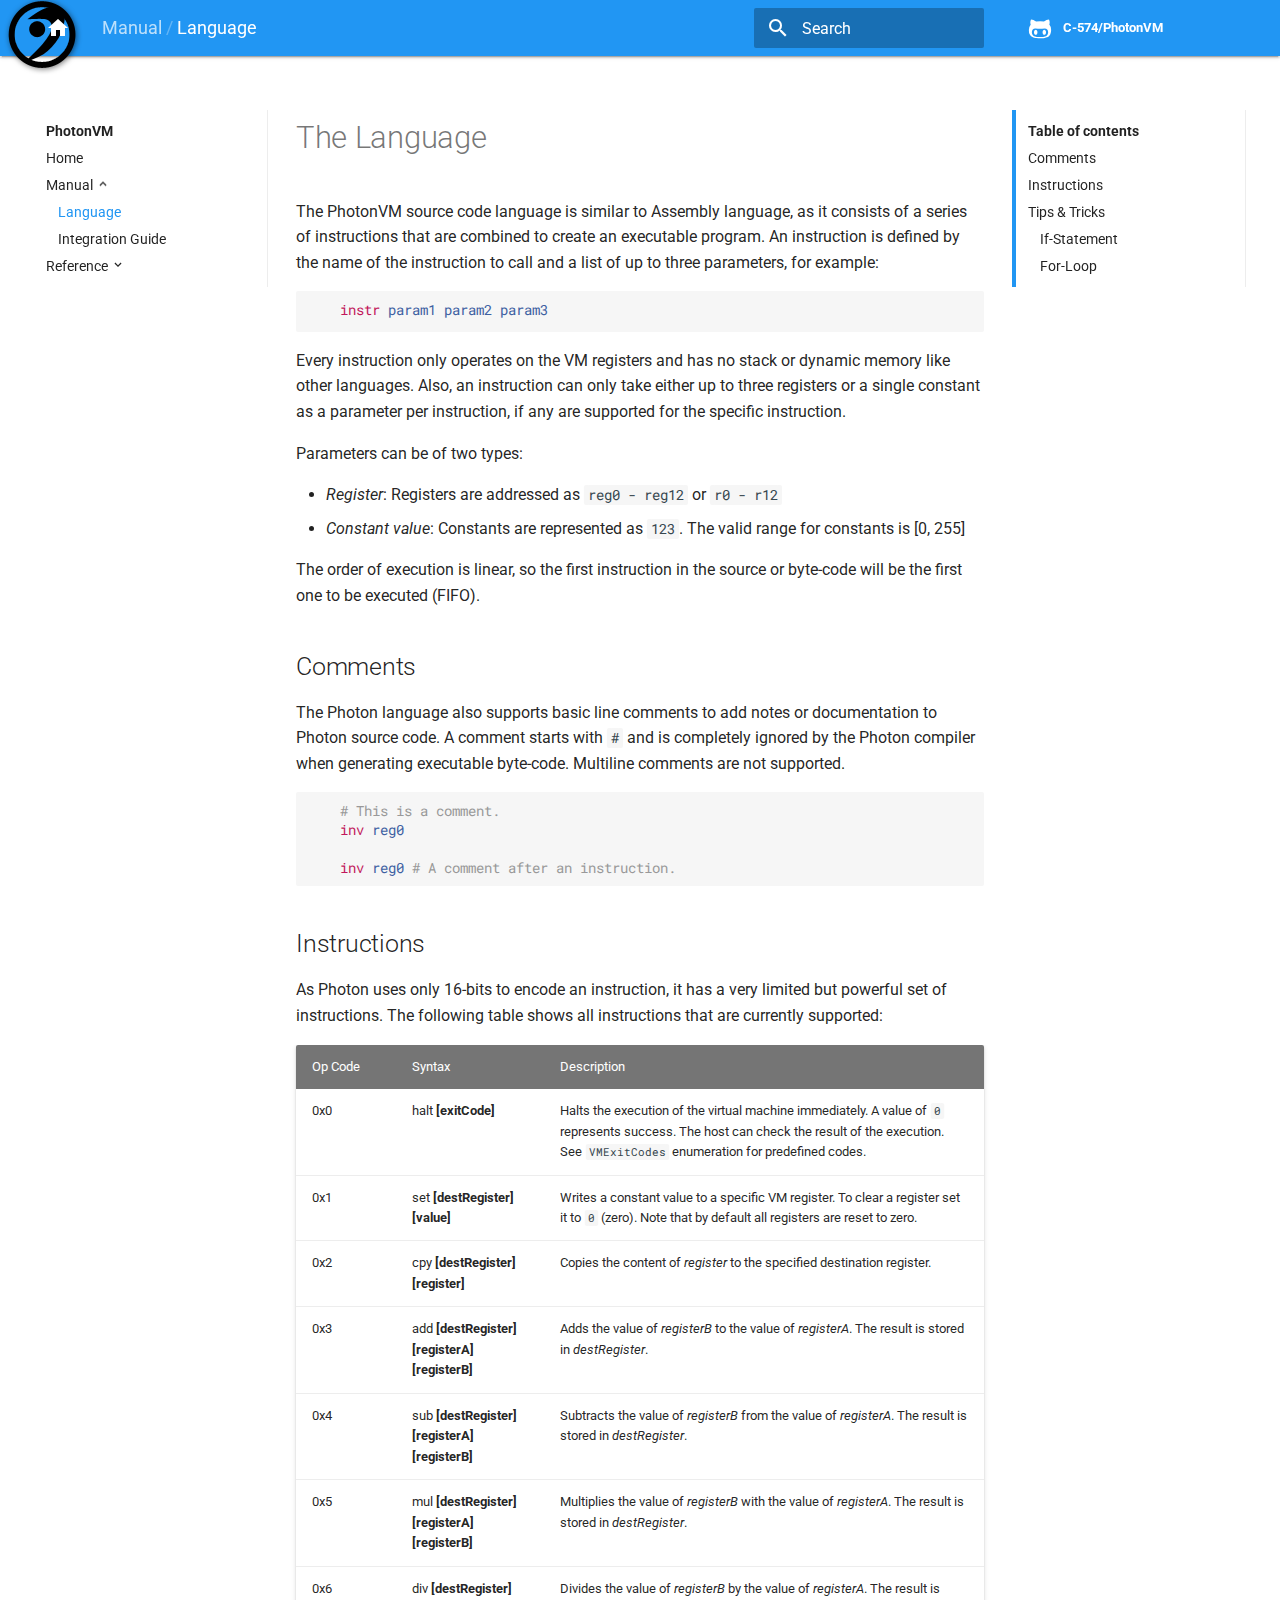
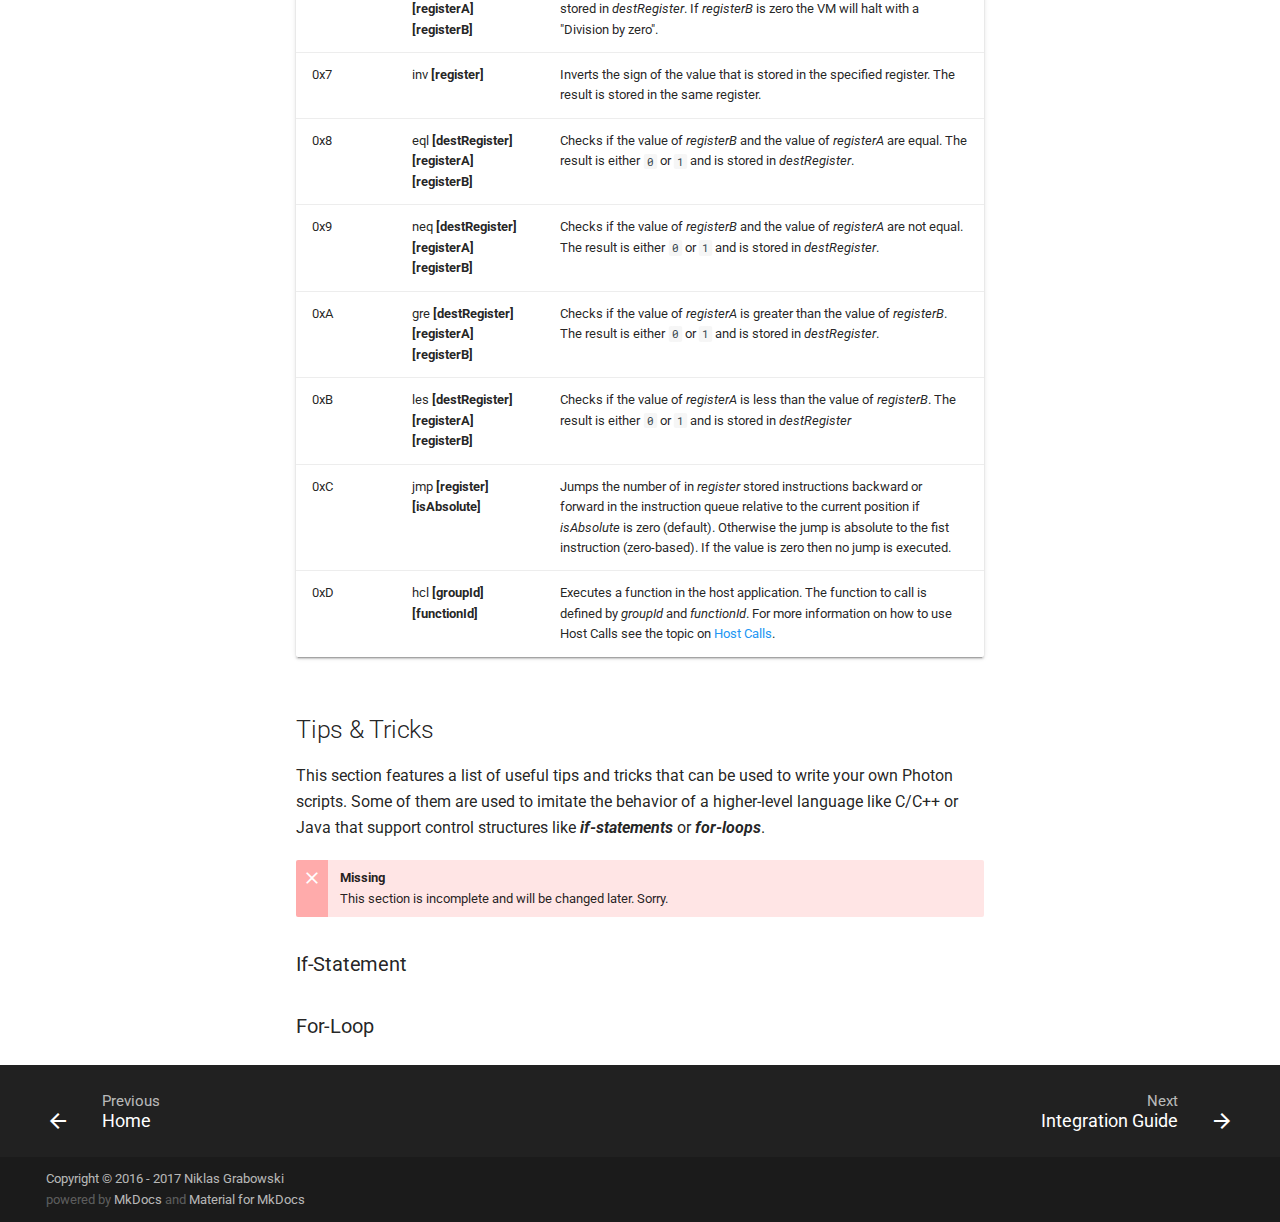
<file: manual/language/index.html>
<!DOCTYPE html>
<html class="no-js">
  <head>
    
      <meta charset="utf-8">
      <meta name="viewport" content="width=device-width,initial-scale=1">
      
      
      
      
        <link rel="shortcut icon" href="../../assets/images/favicon.png">
      
      <meta name="generator" content="mkdocs-0.16.3, mkdocs-unidata-1.5.4">
    
    
      
        <title>Language - PhotonVM</title>
      
    
    
      <script src="../../assets/javascripts/modernizr-56ade86843.js"></script>
    
    
      <link rel="stylesheet" href="../../assets/stylesheets/application-b1a1975878.css">
      
        <link rel="stylesheet" href="../../assets/stylesheets/application-f78e5cb881.palette.css">
      
    
    
      
        
        
        
        <link rel="stylesheet" href="https://fonts.googleapis.com/css?family=Roboto:300,400,400i,700|Roboto+Mono">
        <style>body,input{font-family:"Roboto","Helvetica Neue",Helvetica,Arial,sans-serif}code,kbd,pre{font-family:"Roboto Mono","Courier New",Courier,monospace}</style>
      
      <link rel="stylesheet" href="https://fonts.googleapis.com/icon?family=Material+Icons">
    
    
    
  </head>
  
  
  
  
    <body data-md-color-primary="blue" data-md-color-accent="light-blue">
  
    <svg class="md-svg">
      <defs>
        
        
          <svg xmlns="http://www.w3.org/2000/svg" width="416" height="448" viewBox="0 0 416 448" id="github"><path fill="currentColor" d="M160 304q0 10-3.125 20.5t-10.75 19T128 352t-18.125-8.5-10.75-19T96 304t3.125-20.5 10.75-19T128 256t18.125 8.5 10.75 19T160 304zm160 0q0 10-3.125 20.5t-10.75 19T288 352t-18.125-8.5-10.75-19T256 304t3.125-20.5 10.75-19T288 256t18.125 8.5 10.75 19T320 304zm40 0q0-30-17.25-51T296 232q-10.25 0-48.75 5.25Q229.5 240 208 240t-39.25-2.75Q130.75 232 120 232q-29.5 0-46.75 21T56 304q0 22 8 38.375t20.25 25.75 30.5 15 35 7.375 37.25 1.75h42q20.5 0 37.25-1.75t35-7.375 30.5-15 20.25-25.75T360 304zm56-44q0 51.75-15.25 82.75-9.5 19.25-26.375 33.25t-35.25 21.5-42.5 11.875-42.875 5.5T212 416q-19.5 0-35.5-.75t-36.875-3.125-38.125-7.5-34.25-12.875T37 371.5t-21.5-28.75Q0 312 0 260q0-59.25 34-99-6.75-20.5-6.75-42.5 0-29 12.75-54.5 27 0 47.5 9.875t47.25 30.875Q171.5 96 212 96q37 0 70 8 26.25-20.5 46.75-30.25T376 64q12.75 25.5 12.75 54.5 0 21.75-6.75 42 34 40 34 99.5z"/></svg>
        
      </defs>
    </svg>
    <input class="md-toggle" data-md-toggle="drawer" type="checkbox" id="drawer">
    <input class="md-toggle" data-md-toggle="search" type="checkbox" id="search">
    <label class="md-overlay" data-md-component="overlay" for="drawer"></label>
    
      <header class="md-header" data-md-component="header">
  <nav class="md-header-nav md-grid">
    
      <a href="../.."><div class="background-logo" style="background-image: url(../../images/Corner_Logo.png);"></div>
    
    <div class="md-flex">
      <div class="md-flex__cell md-flex__cell--shrink">
        
          <a href="../.." title="PhotonVM" class="md-icon md-icon--home md-header-nav__button">
          </a>
        
      </div>
      <div class="md-flex__cell md-flex__cell--shrink">
        <label class="md-icon md-icon--menu md-header-nav__button" for="drawer"></label>
      </div>
      <div class="md-flex__cell md-flex__cell--stretch">
        <span class="md-flex__ellipsis md-header-nav__title">
          
              

                  
                      <span class="md-header-nav__parent">
                      Manual
                      </span>
                  
 
                  
                      Language
                  

              
          
        </span>
      </div>
      <div class="md-flex__cell md-flex__cell--shrink">
        
          <label class="md-icon md-icon--search md-header-nav__button" for="search"></label>
          
<div class="md-search" data-md-component="search" role="dialog">
  <label class="md-search__overlay" for="search"></label>
  <div class="md-search__inner">
    <form class="md-search__form" name="search">
      <input type="text" class="md-search__input" name="query" required placeholder="Search" autocapitalize="off" autocorrect="off" autocomplete="off" spellcheck="false" data-md-component="query">
      <label class="md-icon md-search__icon" for="search"></label>
      <button type="reset" class="md-icon md-search__icon" data-md-component="reset">&#xE5CD;</button>
    </form>
    <div class="md-search__output">
      <div class="md-search__scrollwrap" data-md-scrollfix>
        <div class="md-search-result" data-md-component="result" data-md-lang-search="" data-md-lang-tokenizer="[\s\-]+">
          <div class="md-search-result__meta" data-md-lang-result-none="No matching documents" data-md-lang-result-one="1 matching document" data-md-lang-result-other="# matching documents">
            Type to start searching
          </div>
          <ol class="md-search-result__list"></ol>
        </div>
      </div>
    </div>
  </div>
</div>
        
      </div>
      <div class="md-flex__cell md-flex__cell--shrink">
        <div class="md-header-nav__source">
          
            


  


  <a href="https://github.com/C-574/PhotonVM" title="Go to repository" class="md-source" data-md-source="github">
    
      <div class="md-source__icon">
        <svg viewBox="0 0 24 24" width="24" height="24">
          <use xlink:href="#github" width="24" height="24"></use>
        </svg>
      </div>
    
    <div class="md-source__repository">
      C-574/PhotonVM
    </div>
  </a>

          
        </div>
      </div>
    </div>
  </nav>
</header>
    
    <div class="md-container">
      
      
      <main class="md-main">
        <div class="md-main__inner md-grid" data-md-component="container">
          
            
              <div class="md-sidebar md-sidebar--primary" data-md-component="navigation">
                <div class="md-sidebar__scrollwrap">
                  <div class="md-sidebar__inner">
                    <nav class="md-nav md-nav--primary" data-md-level="0">
  <label class="md-nav__title md-nav__title--site" for="drawer">
    <div class="md-nav__button md-logo">
      
        <i class="md-icon md-icon--home"></i>
      
    </div>
    PhotonVM
  </label>
  
    <div class="md-nav__source">
      


  


  <a href="https://github.com/C-574/PhotonVM" title="Go to repository" class="md-source" data-md-source="github">
    
      <div class="md-source__icon">
        <svg viewBox="0 0 24 24" width="24" height="24">
          <use xlink:href="#github" width="24" height="24"></use>
        </svg>
      </div>
    
    <div class="md-source__repository">
      C-574/PhotonVM
    </div>
  </a>

    </div>
  
  <ul class="md-nav__list" data-md-scrollfix>
    
      
      
      


  <li class="md-nav__item">
    <a href="../.." title="Home" class="md-nav__link">
      Home
    </a>
  </li>

    
      
      
      

  


  <li class="md-nav__item md-nav__item--active md-nav__item--nested">
    
      <input class="md-toggle md-nav__toggle" data-md-toggle="nav-2" type="checkbox" id="nav-2" checked>
    
    <label class="md-nav__link" for="nav-2">
      Manual
    </label>
    <nav class="md-nav" data-md-component="collapsible" data-md-level="1">
      <label class="md-nav__title" for="nav-2">
        Manual
      </label>
      <ul class="md-nav__list" data-md-scrollfix>
        
        
          
          
          

  


  <li class="md-nav__item md-nav__item--active">
    
    <input class="md-toggle md-nav__toggle" data-md-toggle="toc" type="checkbox" id="toc">
    
      
    
    
      <label class="md-nav__link md-nav__link--active" for="toc">
        Language
      </label>
    
    <a href="./" title="Language" class="md-nav__link md-nav__link--active">
      Language
    </a>
    
      
<nav class="md-nav md-nav--secondary">
  
  
    
  
  
    <label class="md-nav__title" for="toc">Table of contents</label>
    <ul class="md-nav__list" data-md-scrollfix>
      
        <li class="md-nav__item">
  <a href="#comments" title="Comments" class="md-nav__link">
    Comments
  </a>
  
</li>
      
        <li class="md-nav__item">
  <a href="#instructions" title="Instructions" class="md-nav__link">
    Instructions
  </a>
  
</li>
      
        <li class="md-nav__item">
  <a href="#tips-tricks" title="Tips &amp; Tricks" class="md-nav__link">
    Tips &amp; Tricks
  </a>
  
    <nav class="md-nav">
      <ul class="md-nav__list">
        
          <li class="md-nav__item">
  <a href="#if-statement" title="If-Statement" class="md-nav__link">
    If-Statement
  </a>
  
</li>
        
          <li class="md-nav__item">
  <a href="#for-loop" title="For-Loop" class="md-nav__link">
    For-Loop
  </a>
  
</li>
        
      </ul>
    </nav>
  
</li>
      
      
      
    </ul>
  
</nav>
    
  </li>

        
          
          
          


  <li class="md-nav__item">
    <a href="../integration-guide/" title="Integration Guide" class="md-nav__link">
      Integration Guide
    </a>
  </li>

        
      </ul>
    </nav>
  </li>

    
      
      
      


  <li class="md-nav__item md-nav__item--nested">
    
      <input class="md-toggle md-nav__toggle" data-md-toggle="nav-3" type="checkbox" id="nav-3">
    
    <label class="md-nav__link" for="nav-3">
      Reference
    </label>
    <nav class="md-nav" data-md-component="collapsible" data-md-level="1">
      <label class="md-nav__title" for="nav-3">
        Reference
      </label>
      <ul class="md-nav__list" data-md-scrollfix>
        
        
          
          
          


  <li class="md-nav__item">
    <a href="../../reference/vm-architecture/" title="VM Architecture" class="md-nav__link">
      VM Architecture
    </a>
  </li>

        
      </ul>
    </nav>
  </li>

    
  </ul>
</nav>
                  </div>
                </div>
              </div>
            
            
              <div class="md-sidebar md-sidebar--secondary" data-md-component="toc">
                <div class="md-sidebar__scrollwrap">
                  <div class="md-sidebar__inner">
                    
<nav class="md-nav md-nav--secondary">
  
  
    
  
  
    <label class="md-nav__title" for="toc">Table of contents</label>
    <ul class="md-nav__list" data-md-scrollfix>
      
        <li class="md-nav__item">
  <a href="#comments" title="Comments" class="md-nav__link">
    Comments
  </a>
  
</li>
      
        <li class="md-nav__item">
  <a href="#instructions" title="Instructions" class="md-nav__link">
    Instructions
  </a>
  
</li>
      
        <li class="md-nav__item">
  <a href="#tips-tricks" title="Tips &amp; Tricks" class="md-nav__link">
    Tips &amp; Tricks
  </a>
  
    <nav class="md-nav">
      <ul class="md-nav__list">
        
          <li class="md-nav__item">
  <a href="#if-statement" title="If-Statement" class="md-nav__link">
    If-Statement
  </a>
  
</li>
        
          <li class="md-nav__item">
  <a href="#for-loop" title="For-Loop" class="md-nav__link">
    For-Loop
  </a>
  
</li>
        
      </ul>
    </nav>
  
</li>
      
      
      
    </ul>
  
</nav>
                  </div>
                </div>
              </div>
            
          
          <div class="md-content">
            <article class="md-content__inner md-typeset">
              
                
                
                <h1 id="the-language">The Language<a class="headerlink" href="#the-language" title="Permanent link">&para;</a></h1>
<p>The PhotonVM source code language is similar to Assembly language, as it consists of a series of instructions that are combined to create an executable program. An instruction is defined by the name of the instruction to call and a list of up to three parameters, for example:
<div class="codehilite"><pre><span></span>    <span class="nf">instr</span> <span class="no">param1</span> <span class="no">param2</span> <span class="no">param3</span>   
</pre></div></p>
<p>Every instruction only operates on the VM registers and has no stack or dynamic memory like other languages. Also, an instruction can only take either up to three registers or a single constant as a parameter per instruction, if any are supported for the specific instruction.</p>
<p>Parameters can be of two types:</p>
<ul>
<li><em>Register</em>: Registers are addressed as <code>reg0 - reg12</code> or <code>r0 - r12</code></li>
<li><em>Constant value</em>: Constants are represented as <code>123</code>. The valid range for constants is [0, 255]</li>
</ul>
<p>The order of execution is linear, so the first instruction in the source or byte-code will be the first one to be executed (FIFO).</p>
<h2 id="comments">Comments<a class="headerlink" href="#comments" title="Permanent link">&para;</a></h2>
<p>The Photon language also supports basic line comments to add notes or documentation to Photon source code. A comment starts with <code>#</code> and is completely ignored by the Photon compiler when generating executable byte-code. Multiline comments are not supported.
<div class="codehilite"><pre><span></span>    <span class="c"># This is a comment.</span>
    <span class="nf">inv</span> <span class="no">reg0</span>

    <span class="nf">inv</span> <span class="no">reg0</span> <span class="c"># A comment after an instruction.</span>
</pre></div></p>
<h2 id="instructions">Instructions<a class="headerlink" href="#instructions" title="Permanent link">&para;</a></h2>
<p>As Photon uses only 16-bits to encode an instruction, it has a very limited but powerful set of instructions. The following table shows all instructions that are currently supported:</p>
<table>
<thead>
<tr>
<th>Op Code</th>
<th>Syntax</th>
<th>Description</th>
</tr>
</thead>
<tbody>
<tr>
<td>0x0</td>
<td>halt <strong>[exitCode]</strong></td>
<td>Halts the execution of the virtual machine immediately. A value of <code>0</code> represents success. The host can check the result of the execution. See <code>VMExitCodes</code> enumeration for predefined codes.</td>
</tr>
<tr>
<td>0x1</td>
<td>set <strong>[destRegister] [value]</strong></td>
<td>Writes a constant value to a specific VM register. To clear a register set it to <code>0</code> (zero). Note that by default all registers are reset to zero.</td>
</tr>
<tr>
<td>0x2</td>
<td>cpy <strong>[destRegister] [register]</strong></td>
<td>Copies the content of <em>register</em> to the specified destination register.</td>
</tr>
<tr>
<td>0x3</td>
<td>add <strong>[destRegister] [registerA] [registerB]</strong></td>
<td>Adds the value of <em>registerB</em> to the value of <em>registerA</em>. The result is stored in <em>destRegister</em>.</td>
</tr>
<tr>
<td>0x4</td>
<td>sub <strong>[destRegister] [registerA] [registerB]</strong></td>
<td>Subtracts the value of <em>registerB</em> from the value of <em>registerA</em>. The result is stored in <em>destRegister</em>.</td>
</tr>
<tr>
<td>0x5</td>
<td>mul <strong>[destRegister] [registerA] [registerB]</strong></td>
<td>Multiplies the value of <em>registerB</em> with the value of <em>registerA</em>. The result is stored in <em>destRegister</em>.</td>
</tr>
<tr>
<td>0x6</td>
<td>div <strong>[destRegister] [registerA] [registerB]</strong></td>
<td>Divides the value of <em>registerB</em> by the value of <em>registerA</em>. The result is stored in <em>destRegister</em>. If <em>registerB</em> is zero the VM will halt with a "Division by zero".</td>
</tr>
<tr>
<td>0x7</td>
<td>inv <strong>[register]</strong></td>
<td>Inverts the sign of the value that is stored in the specified register. The result is stored in the same register.</td>
</tr>
<tr>
<td>0x8</td>
<td>eql <strong>[destRegister] [registerA] [registerB]</strong></td>
<td>Checks if the value of <em>registerB</em> and the value of <em>registerA</em> are equal. The result is either <code>0</code> or <code>1</code> and is stored in <em>destRegister</em>.</td>
</tr>
<tr>
<td>0x9</td>
<td>neq <strong>[destRegister] [registerA] [registerB]</strong></td>
<td>Checks if the value of <em>registerB</em> and the value of <em>registerA</em> are not equal. The result is either <code>0</code> or <code>1</code> and is stored in <em>destRegister</em>.</td>
</tr>
<tr>
<td>0xA</td>
<td>gre <strong>[destRegister] [registerA] [registerB]</strong></td>
<td>Checks if the value of <em>registerA</em> is greater than the value of <em>registerB</em>. The result is either <code>0</code> or <code>1</code> and is stored in <em>destRegister</em>.</td>
</tr>
<tr>
<td>0xB</td>
<td>les <strong>[destRegister] [registerA] [registerB]</strong></td>
<td>Checks if the value of <em>registerA</em> is less than the value of <em>registerB</em>. The result is either <code>0</code> or <code>1</code> and is stored in <em>destRegister</em></td>
</tr>
<tr>
<td>0xC</td>
<td>jmp <strong>[register] [isAbsolute]</strong></td>
<td>Jumps the number of in <em>register</em> stored instructions backward or forward in the instruction queue relative to the current position if <em>isAbsolute</em> is zero (default). Otherwise the jump is absolute to the fist instruction (zero-based). If the value is zero then no jump is executed.</td>
</tr>
<tr>
<td>0xD</td>
<td>hcl <strong>[groupId] [functionId]</strong></td>
<td>Executes a function in the host application. The function to call is defined by <em>groupId</em> and <em>functionId</em>. For more information on how to use Host Calls see the topic on <a href="../integration-guide/#host-calls">Host Calls</a>.</td>
</tr>
</tbody>
</table>
<h2 id="tips-tricks">Tips &amp; Tricks<a class="headerlink" href="#tips-tricks" title="Permanent link">&para;</a></h2>
<p>This section features a list of useful tips and tricks that can be used to write your own Photon scripts. Some of them are used to imitate the behavior of a higher-level language like C/C++ or Java that support control structures like <strong><em>if-statements</em></strong> or <strong><em>for-loops</em></strong>.</p>
<div class="admonition missing">
<p class="admonition-title">Missing</p>
<p>This section is incomplete and will be changed later. Sorry.</p>
</div>
<h3 id="if-statement">If-Statement<a class="headerlink" href="#if-statement" title="Permanent link">&para;</a></h3>
<h3 id="for-loop">For-Loop<a class="headerlink" href="#for-loop" title="Permanent link">&para;</a></h3>
                
                  
                
              
              
                
              
            </article>
          </div>
        </div>
      </main>
      
        
<footer class="md-footer">
  
    <div class="md-footer-nav">
      <nav class="md-footer-nav__inner md-grid">
        
          <a href="../.." title="Home" class="md-flex md-footer-nav__link md-footer-nav__link--prev" rel="prev">
            <div class="md-flex__cell md-flex__cell--shrink">
              <i class="md-icon md-icon--arrow-back md-footer-nav__button"></i>
            </div>
            <div class="md-flex__cell md-flex__cell--stretch md-footer-nav__title">
              <span class="md-flex__ellipsis">
                <span class="md-footer-nav__direction">
                  Previous
                </span>
                Home
              </span>
            </div>
          </a>
        
        
          <a href="../integration-guide/" title="Integration Guide" class="md-flex md-footer-nav__link md-footer-nav__link--next" rel="next">
            <div class="md-flex__cell md-flex__cell--stretch md-footer-nav__title">
              <span class="md-flex__ellipsis">
                <span class="md-footer-nav__direction">
                  Next
                </span>
                Integration Guide
              </span>
            </div>
            <div class="md-flex__cell md-flex__cell--shrink">
              <i class="md-icon md-icon--arrow-forward md-footer-nav__button"></i>
            </div>
          </a>
        
      </nav>
    </div>
  
  <div class="md-footer-meta md-typeset">
    <div class="md-footer-meta__inner md-grid">
      <div class="md-footer-copyright">
        
          <div class="md-footer-copyright__highlight">
            Copyright &copy; 2016 - 2017 Niklas Grabowski
          </div>
        
        powered by
        <a href="http://www.mkdocs.org" title="MkDocs">MkDocs</a>
        and
        <a href="http://squidfunk.github.io/mkdocs-material/" title="Material for MkDocs">
          Material for MkDocs</a>
      </div>
      
        
      
    </div>
  </div>
</footer>
      
    </div>
    
      <script src="../../assets/javascripts/application-0b7df094bf.js"></script>
      <script>app.initialize({url:{base:"../.."}})</script>
      
    
    
      
    
  </body>
</html>
</file>
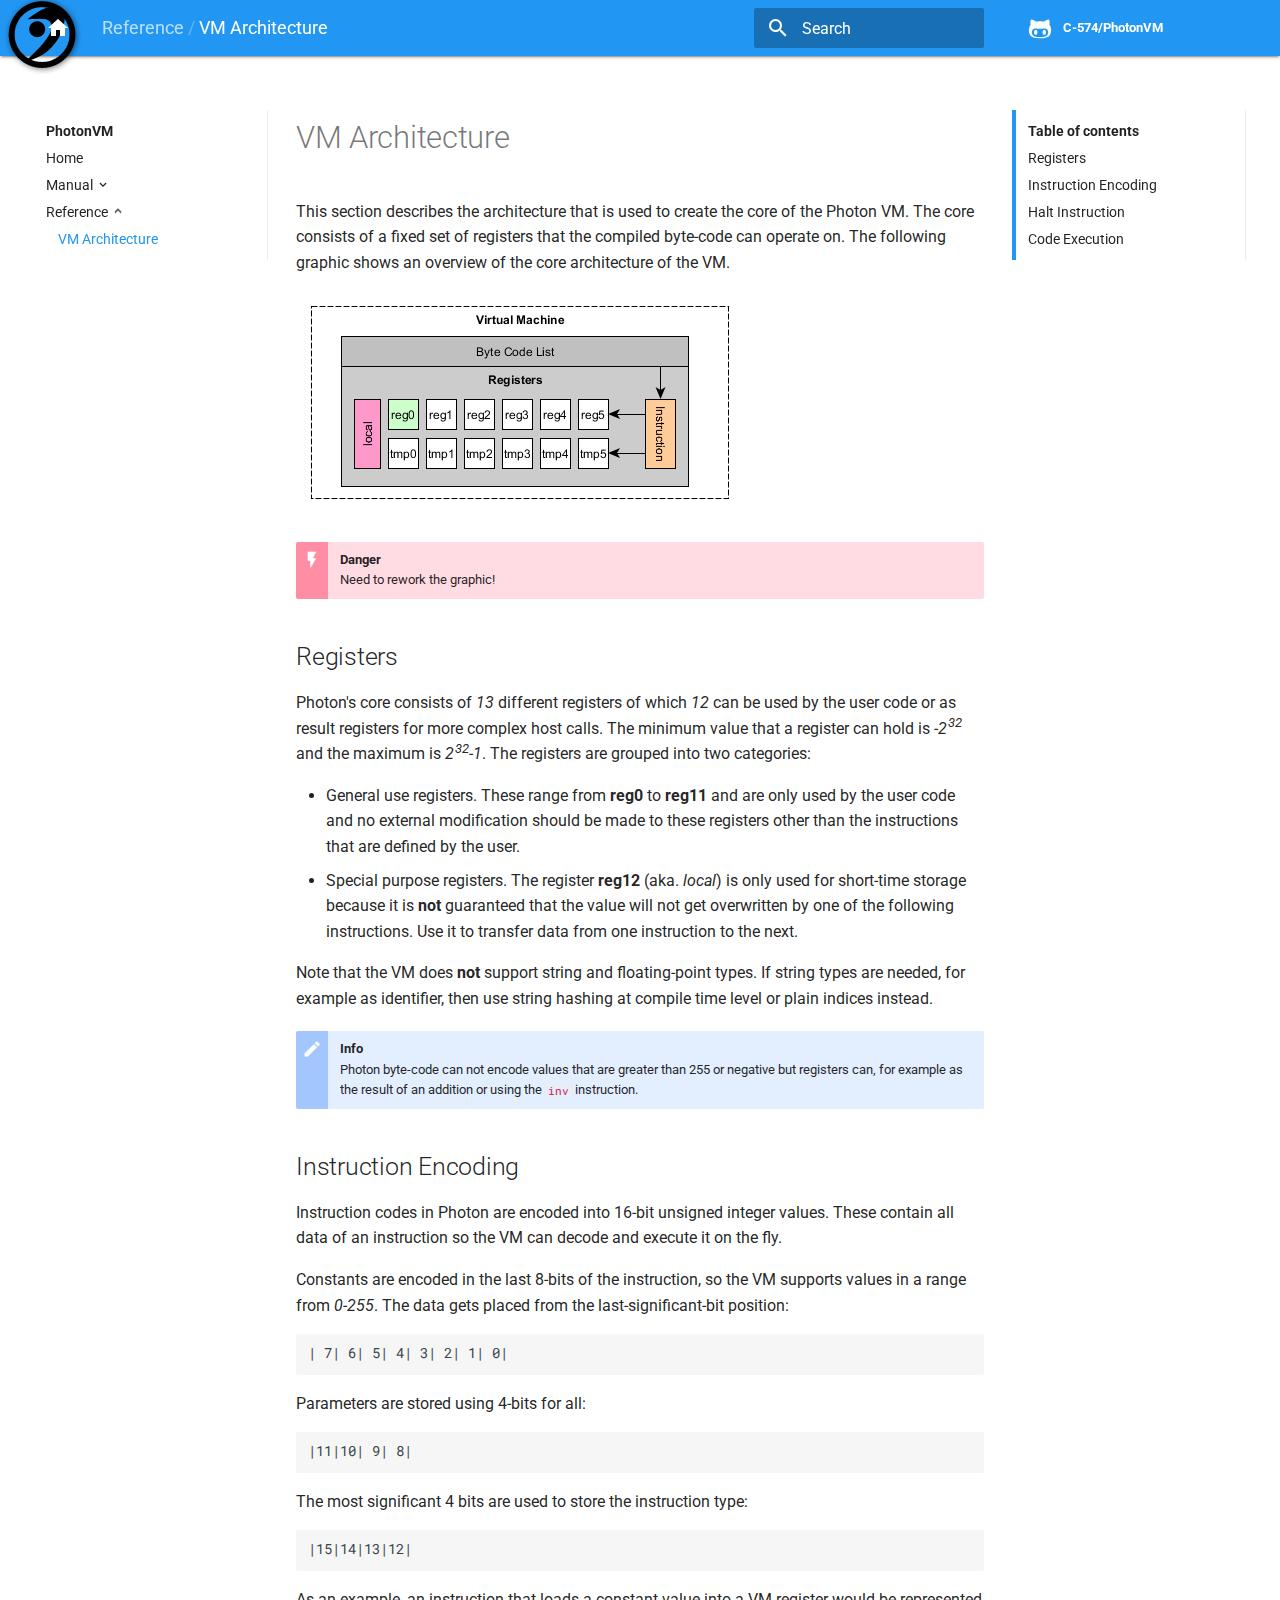
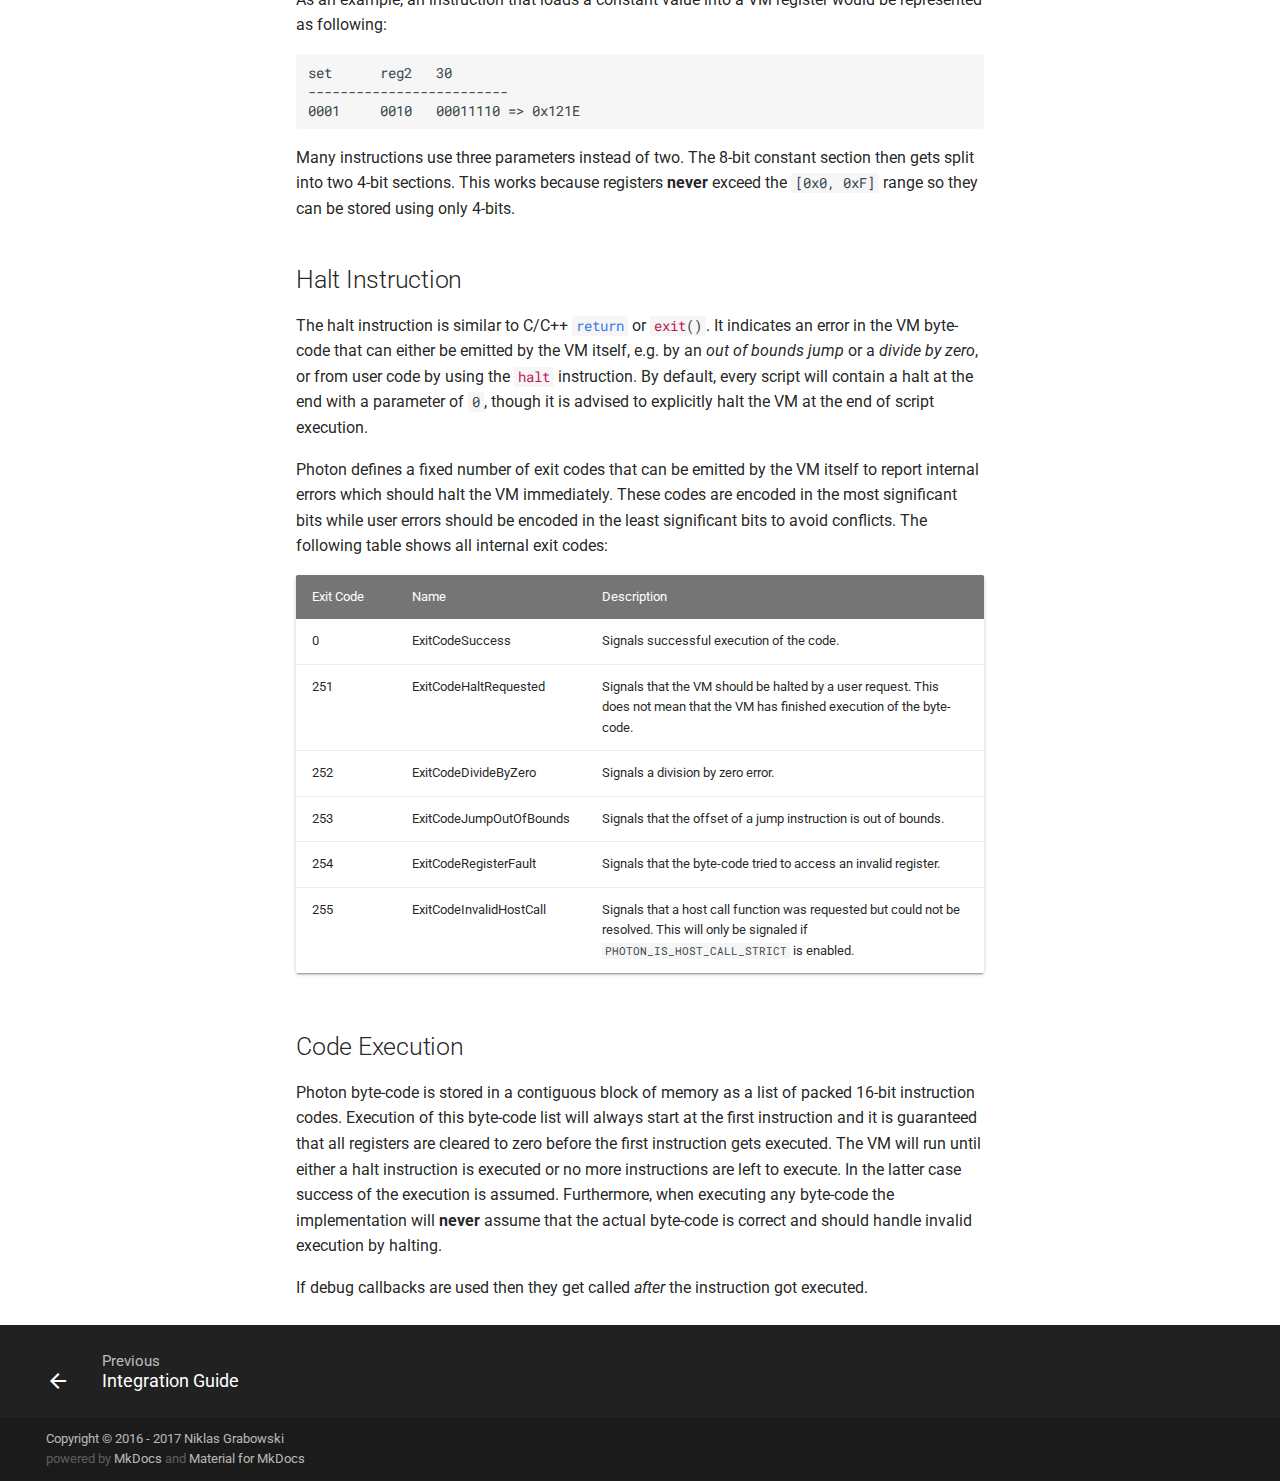
<file: reference/vm-architecture/index.html>
<!DOCTYPE html>
<html class="no-js">
  <head>
    
      <meta charset="utf-8">
      <meta name="viewport" content="width=device-width,initial-scale=1">
      
      
      
      
        <link rel="shortcut icon" href="../../assets/images/favicon.png">
      
      <meta name="generator" content="mkdocs-0.16.3, mkdocs-unidata-1.5.4">
    
    
      
        <title>VM Architecture - PhotonVM</title>
      
    
    
      <script src="../../assets/javascripts/modernizr-56ade86843.js"></script>
    
    
      <link rel="stylesheet" href="../../assets/stylesheets/application-b1a1975878.css">
      
        <link rel="stylesheet" href="../../assets/stylesheets/application-f78e5cb881.palette.css">
      
    
    
      
        
        
        
        <link rel="stylesheet" href="https://fonts.googleapis.com/css?family=Roboto:300,400,400i,700|Roboto+Mono">
        <style>body,input{font-family:"Roboto","Helvetica Neue",Helvetica,Arial,sans-serif}code,kbd,pre{font-family:"Roboto Mono","Courier New",Courier,monospace}</style>
      
      <link rel="stylesheet" href="https://fonts.googleapis.com/icon?family=Material+Icons">
    
    
    
  </head>
  
  
  
  
    <body data-md-color-primary="blue" data-md-color-accent="light-blue">
  
    <svg class="md-svg">
      <defs>
        
        
          <svg xmlns="http://www.w3.org/2000/svg" width="416" height="448" viewBox="0 0 416 448" id="github"><path fill="currentColor" d="M160 304q0 10-3.125 20.5t-10.75 19T128 352t-18.125-8.5-10.75-19T96 304t3.125-20.5 10.75-19T128 256t18.125 8.5 10.75 19T160 304zm160 0q0 10-3.125 20.5t-10.75 19T288 352t-18.125-8.5-10.75-19T256 304t3.125-20.5 10.75-19T288 256t18.125 8.5 10.75 19T320 304zm40 0q0-30-17.25-51T296 232q-10.25 0-48.75 5.25Q229.5 240 208 240t-39.25-2.75Q130.75 232 120 232q-29.5 0-46.75 21T56 304q0 22 8 38.375t20.25 25.75 30.5 15 35 7.375 37.25 1.75h42q20.5 0 37.25-1.75t35-7.375 30.5-15 20.25-25.75T360 304zm56-44q0 51.75-15.25 82.75-9.5 19.25-26.375 33.25t-35.25 21.5-42.5 11.875-42.875 5.5T212 416q-19.5 0-35.5-.75t-36.875-3.125-38.125-7.5-34.25-12.875T37 371.5t-21.5-28.75Q0 312 0 260q0-59.25 34-99-6.75-20.5-6.75-42.5 0-29 12.75-54.5 27 0 47.5 9.875t47.25 30.875Q171.5 96 212 96q37 0 70 8 26.25-20.5 46.75-30.25T376 64q12.75 25.5 12.75 54.5 0 21.75-6.75 42 34 40 34 99.5z"/></svg>
        
      </defs>
    </svg>
    <input class="md-toggle" data-md-toggle="drawer" type="checkbox" id="drawer">
    <input class="md-toggle" data-md-toggle="search" type="checkbox" id="search">
    <label class="md-overlay" data-md-component="overlay" for="drawer"></label>
    
      <header class="md-header" data-md-component="header">
  <nav class="md-header-nav md-grid">
    
      <a href="../.."><div class="background-logo" style="background-image: url(../../images/Corner_Logo.png);"></div>
    
    <div class="md-flex">
      <div class="md-flex__cell md-flex__cell--shrink">
        
          <a href="../.." title="PhotonVM" class="md-icon md-icon--home md-header-nav__button">
          </a>
        
      </div>
      <div class="md-flex__cell md-flex__cell--shrink">
        <label class="md-icon md-icon--menu md-header-nav__button" for="drawer"></label>
      </div>
      <div class="md-flex__cell md-flex__cell--stretch">
        <span class="md-flex__ellipsis md-header-nav__title">
          
              

                  
                      <span class="md-header-nav__parent">
                      Reference
                      </span>
                  
 
                  
                      VM Architecture
                  

              
          
        </span>
      </div>
      <div class="md-flex__cell md-flex__cell--shrink">
        
          <label class="md-icon md-icon--search md-header-nav__button" for="search"></label>
          
<div class="md-search" data-md-component="search" role="dialog">
  <label class="md-search__overlay" for="search"></label>
  <div class="md-search__inner">
    <form class="md-search__form" name="search">
      <input type="text" class="md-search__input" name="query" required placeholder="Search" autocapitalize="off" autocorrect="off" autocomplete="off" spellcheck="false" data-md-component="query">
      <label class="md-icon md-search__icon" for="search"></label>
      <button type="reset" class="md-icon md-search__icon" data-md-component="reset">&#xE5CD;</button>
    </form>
    <div class="md-search__output">
      <div class="md-search__scrollwrap" data-md-scrollfix>
        <div class="md-search-result" data-md-component="result" data-md-lang-search="" data-md-lang-tokenizer="[\s\-]+">
          <div class="md-search-result__meta" data-md-lang-result-none="No matching documents" data-md-lang-result-one="1 matching document" data-md-lang-result-other="# matching documents">
            Type to start searching
          </div>
          <ol class="md-search-result__list"></ol>
        </div>
      </div>
    </div>
  </div>
</div>
        
      </div>
      <div class="md-flex__cell md-flex__cell--shrink">
        <div class="md-header-nav__source">
          
            


  


  <a href="https://github.com/C-574/PhotonVM" title="Go to repository" class="md-source" data-md-source="github">
    
      <div class="md-source__icon">
        <svg viewBox="0 0 24 24" width="24" height="24">
          <use xlink:href="#github" width="24" height="24"></use>
        </svg>
      </div>
    
    <div class="md-source__repository">
      C-574/PhotonVM
    </div>
  </a>

          
        </div>
      </div>
    </div>
  </nav>
</header>
    
    <div class="md-container">
      
      
      <main class="md-main">
        <div class="md-main__inner md-grid" data-md-component="container">
          
            
              <div class="md-sidebar md-sidebar--primary" data-md-component="navigation">
                <div class="md-sidebar__scrollwrap">
                  <div class="md-sidebar__inner">
                    <nav class="md-nav md-nav--primary" data-md-level="0">
  <label class="md-nav__title md-nav__title--site" for="drawer">
    <div class="md-nav__button md-logo">
      
        <i class="md-icon md-icon--home"></i>
      
    </div>
    PhotonVM
  </label>
  
    <div class="md-nav__source">
      


  


  <a href="https://github.com/C-574/PhotonVM" title="Go to repository" class="md-source" data-md-source="github">
    
      <div class="md-source__icon">
        <svg viewBox="0 0 24 24" width="24" height="24">
          <use xlink:href="#github" width="24" height="24"></use>
        </svg>
      </div>
    
    <div class="md-source__repository">
      C-574/PhotonVM
    </div>
  </a>

    </div>
  
  <ul class="md-nav__list" data-md-scrollfix>
    
      
      
      


  <li class="md-nav__item">
    <a href="../.." title="Home" class="md-nav__link">
      Home
    </a>
  </li>

    
      
      
      


  <li class="md-nav__item md-nav__item--nested">
    
      <input class="md-toggle md-nav__toggle" data-md-toggle="nav-2" type="checkbox" id="nav-2">
    
    <label class="md-nav__link" for="nav-2">
      Manual
    </label>
    <nav class="md-nav" data-md-component="collapsible" data-md-level="1">
      <label class="md-nav__title" for="nav-2">
        Manual
      </label>
      <ul class="md-nav__list" data-md-scrollfix>
        
        
          
          
          


  <li class="md-nav__item">
    <a href="../../manual/language/" title="Language" class="md-nav__link">
      Language
    </a>
  </li>

        
          
          
          


  <li class="md-nav__item">
    <a href="../../manual/integration-guide/" title="Integration Guide" class="md-nav__link">
      Integration Guide
    </a>
  </li>

        
      </ul>
    </nav>
  </li>

    
      
      
      

  


  <li class="md-nav__item md-nav__item--active md-nav__item--nested">
    
      <input class="md-toggle md-nav__toggle" data-md-toggle="nav-3" type="checkbox" id="nav-3" checked>
    
    <label class="md-nav__link" for="nav-3">
      Reference
    </label>
    <nav class="md-nav" data-md-component="collapsible" data-md-level="1">
      <label class="md-nav__title" for="nav-3">
        Reference
      </label>
      <ul class="md-nav__list" data-md-scrollfix>
        
        
          
          
          

  


  <li class="md-nav__item md-nav__item--active">
    
    <input class="md-toggle md-nav__toggle" data-md-toggle="toc" type="checkbox" id="toc">
    
      
    
    
      <label class="md-nav__link md-nav__link--active" for="toc">
        VM Architecture
      </label>
    
    <a href="./" title="VM Architecture" class="md-nav__link md-nav__link--active">
      VM Architecture
    </a>
    
      
<nav class="md-nav md-nav--secondary">
  
  
    
  
  
    <label class="md-nav__title" for="toc">Table of contents</label>
    <ul class="md-nav__list" data-md-scrollfix>
      
        <li class="md-nav__item">
  <a href="#registers" title="Registers" class="md-nav__link">
    Registers
  </a>
  
</li>
      
        <li class="md-nav__item">
  <a href="#instruction-encoding" title="Instruction Encoding" class="md-nav__link">
    Instruction Encoding
  </a>
  
</li>
      
        <li class="md-nav__item">
  <a href="#halt-instruction" title="Halt Instruction" class="md-nav__link">
    Halt Instruction
  </a>
  
</li>
      
        <li class="md-nav__item">
  <a href="#code-execution" title="Code Execution" class="md-nav__link">
    Code Execution
  </a>
  
</li>
      
      
      
    </ul>
  
</nav>
    
  </li>

        
      </ul>
    </nav>
  </li>

    
  </ul>
</nav>
                  </div>
                </div>
              </div>
            
            
              <div class="md-sidebar md-sidebar--secondary" data-md-component="toc">
                <div class="md-sidebar__scrollwrap">
                  <div class="md-sidebar__inner">
                    
<nav class="md-nav md-nav--secondary">
  
  
    
  
  
    <label class="md-nav__title" for="toc">Table of contents</label>
    <ul class="md-nav__list" data-md-scrollfix>
      
        <li class="md-nav__item">
  <a href="#registers" title="Registers" class="md-nav__link">
    Registers
  </a>
  
</li>
      
        <li class="md-nav__item">
  <a href="#instruction-encoding" title="Instruction Encoding" class="md-nav__link">
    Instruction Encoding
  </a>
  
</li>
      
        <li class="md-nav__item">
  <a href="#halt-instruction" title="Halt Instruction" class="md-nav__link">
    Halt Instruction
  </a>
  
</li>
      
        <li class="md-nav__item">
  <a href="#code-execution" title="Code Execution" class="md-nav__link">
    Code Execution
  </a>
  
</li>
      
      
      
    </ul>
  
</nav>
                  </div>
                </div>
              </div>
            
          
          <div class="md-content">
            <article class="md-content__inner md-typeset">
              
                
                
                <h1 id="vm-architecture">VM Architecture<a class="headerlink" href="#vm-architecture" title="Permanent link">&para;</a></h1>
<p>This section describes the architecture that is used to create the core of the Photon VM.
The core consists of a fixed set of registers that the compiled byte-code can operate on. The following graphic shows an overview of the core architecture of the VM.</p>
<p><img alt="CoreArchitecture" src="../../images/CoreArchitecture.png?raw=true" /></p>
<div class="admonition danger">
<p class="admonition-title">Danger</p>
<p>Need to rework the graphic!</p>
</div>
<h2 id="registers">Registers<a class="headerlink" href="#registers" title="Permanent link">&para;</a></h2>
<p>Photon's core consists of <em>13</em> different registers of which <em>12</em> can be used by the user code or as result registers for more complex host calls. The minimum value that a register can hold is <em>-2<sup>32</sup></em> and the maximum is <em>2<sup>32</sup>-1</em>. The registers are grouped into two categories: </p>
<ul>
<li>
<p>General use registers. These range from <strong>reg0</strong> to <strong>reg11</strong> and are only used by the user code and no external modification should be made to these registers other than the instructions that are defined by the user.</p>
</li>
<li>
<p>Special purpose registers. The register <strong>reg12</strong> (aka. <em>local</em>) is only used for short-time storage because it is <strong>not</strong> guaranteed that the value will not get overwritten by one of the following instructions. Use it to transfer data from one instruction to the next.</p>
</li>
</ul>
<p>Note that the VM does <strong>not</strong> support string and floating-point types. If string types are needed, for example as identifier, then use string hashing at compile time level or plain indices instead.</p>
<div class="admonition info">
<p class="admonition-title">Info</p>
<p>Photon byte-code can not encode values that are greater than 255 or negative but registers can, for example as the result of an addition or using the <code class="codehilite"><span class="nf">inv</span></code> instruction.</p>
</div>
<h2 id="instruction-encoding">Instruction Encoding<a class="headerlink" href="#instruction-encoding" title="Permanent link">&para;</a></h2>
<p>Instruction codes in Photon are encoded into 16-bit unsigned integer values. These contain all data of an instruction so the VM can decode and execute it on the fly.</p>
<p>Constants are encoded in the last 8-bits of the instruction, so the VM supports values in a range from <em>0-255</em>. The data gets placed from the last-significant-bit position:</p>
<div class="codehilite"><pre><span></span>| 7| 6| 5| 4| 3| 2| 1| 0|
</pre></div>


<p>Parameters are stored using 4-bits for all:</p>
<div class="codehilite"><pre><span></span>|11|10| 9| 8|
</pre></div>


<p>The most significant 4 bits are used to store the instruction type:</p>
<div class="codehilite"><pre><span></span>|15|14|13|12|
</pre></div>


<p>As an example, an instruction that loads a constant value into a VM register would be represented as following:</p>
<div class="codehilite"><pre><span></span>set      reg2   30
-------------------------
0001     0010   00011110 =&gt; 0x121E
</pre></div>


<p>Many instructions use three parameters instead of two. The 8-bit constant section then gets split into two 4-bit sections. This works because registers <strong>never</strong> exceed the <code>[0x0, 0xF]</code> range so they can be stored using only 4-bits.</p>
<h2 id="halt-instruction">Halt Instruction<a class="headerlink" href="#halt-instruction" title="Permanent link">&para;</a></h2>
<p>The halt instruction is similar to C/C++ <code class="codehilite"><span class="k">return</span></code> or <code class="codehilite"><span class="nf">exit</span><span class="p">()</span></code>. It indicates an error in the VM byte-code that can either be emitted by the VM itself, e.g. by an <em>out of bounds jump</em> or a <em>divide by zero</em>, or from user code by using the <code class="codehilite"><span class="nf">halt</span></code> instruction. By default, every script will contain a halt at the end with a parameter of <code>0</code>, though it is advised to explicitly halt the VM at the end of script execution.</p>
<p>Photon defines a fixed number of exit codes that can be emitted by the VM itself to report internal errors which should halt the VM immediately. These codes are encoded in the most significant bits while user errors should be encoded in the least significant bits to avoid conflicts. The following table shows all internal exit codes:</p>
<table>
<thead>
<tr>
<th>Exit Code</th>
<th>Name</th>
<th>Description</th>
</tr>
</thead>
<tbody>
<tr>
<td>0</td>
<td>ExitCodeSuccess</td>
<td>Signals successful execution of the code.</td>
</tr>
<tr>
<td>251</td>
<td>ExitCodeHaltRequested</td>
<td>Signals that the VM should be halted by a user request. This does not mean that the VM has finished execution of the byte-code.</td>
</tr>
<tr>
<td>252</td>
<td>ExitCodeDivideByZero</td>
<td>Signals a division by zero error.</td>
</tr>
<tr>
<td>253</td>
<td>ExitCodeJumpOutOfBounds</td>
<td>Signals that the offset of a jump instruction is out of bounds.</td>
</tr>
<tr>
<td>254</td>
<td>ExitCodeRegisterFault</td>
<td>Signals that the byte-code tried to access an invalid register.</td>
</tr>
<tr>
<td>255</td>
<td>ExitCodeInvalidHostCall</td>
<td>Signals that a host call function was requested but could not be resolved. This will only be signaled if <code class="codehilite"><span class="n">PHOTON_IS_HOST_CALL_STRICT</span></code> is enabled.</td>
</tr>
</tbody>
</table>
<h2 id="code-execution">Code Execution<a class="headerlink" href="#code-execution" title="Permanent link">&para;</a></h2>
<p>Photon byte-code is stored in a contiguous block of memory as a list of packed 16-bit instruction codes. Execution of this byte-code list will always start at the first instruction and it is guaranteed that all registers are cleared to zero before the first instruction gets executed. The VM will run until either a halt instruction is executed or no more instructions are left to execute. In the latter case success of the execution is assumed. Furthermore, when executing any byte-code the implementation will <strong>never</strong> assume that the actual byte-code is correct and should handle invalid execution by halting.</p>
<p>If debug callbacks are used then they get called <em>after</em> the instruction got executed.</p>
                
                  
                
              
              
                
              
            </article>
          </div>
        </div>
      </main>
      
        
<footer class="md-footer">
  
    <div class="md-footer-nav">
      <nav class="md-footer-nav__inner md-grid">
        
          <a href="../../manual/integration-guide/" title="Integration Guide" class="md-flex md-footer-nav__link md-footer-nav__link--prev" rel="prev">
            <div class="md-flex__cell md-flex__cell--shrink">
              <i class="md-icon md-icon--arrow-back md-footer-nav__button"></i>
            </div>
            <div class="md-flex__cell md-flex__cell--stretch md-footer-nav__title">
              <span class="md-flex__ellipsis">
                <span class="md-footer-nav__direction">
                  Previous
                </span>
                Integration Guide
              </span>
            </div>
          </a>
        
        
      </nav>
    </div>
  
  <div class="md-footer-meta md-typeset">
    <div class="md-footer-meta__inner md-grid">
      <div class="md-footer-copyright">
        
          <div class="md-footer-copyright__highlight">
            Copyright &copy; 2016 - 2017 Niklas Grabowski
          </div>
        
        powered by
        <a href="http://www.mkdocs.org" title="MkDocs">MkDocs</a>
        and
        <a href="http://squidfunk.github.io/mkdocs-material/" title="Material for MkDocs">
          Material for MkDocs</a>
      </div>
      
        
      
    </div>
  </div>
</footer>
      
    </div>
    
      <script src="../../assets/javascripts/application-0b7df094bf.js"></script>
      <script>app.initialize({url:{base:"../.."}})</script>
      
    
    
      
    
  </body>
</html>
</file>
<file: assets/stylesheets/application-b1a1975878.css>
html{box-sizing:border-box}*,:after,:before{box-sizing:inherit}html{-webkit-text-size-adjust:none;-ms-text-size-adjust:none;text-size-adjust:none}body{margin:0}hr{overflow:visible;box-sizing:content-box}a{-webkit-text-decoration-skip:objects}a,button,input,label{-webkit-tap-highlight-color:transparent}a{color:inherit;text-decoration:none}a:active,a:hover{outline-width:0}small,sub,sup{font-size:80%}sub,sup{position:relative;line-height:0;vertical-align:baseline}sub{bottom:-.25em}sup{top:-.5em}img{border-style:none}table{border-collapse:collapse;border-spacing:0}td,th{font-weight:400;vertical-align:top}button{padding:0;background:transparent;font-size:inherit}button,input{border:0;outline:0}.admonition:before,.md-icon,.md-nav__button,.md-nav__link:after,.md-nav__title:before,.md-search-result__article--document:before,.md-source-file:before,.md-typeset .critic.comment:before,.md-typeset .footnote-backref,.md-typeset .task-list-control .task-list-indicator:before{font-family:Material Icons;font-style:normal;font-variant:normal;font-weight:400;line-height:1;text-transform:none;white-space:nowrap;speak:none;word-wrap:normal;direction:ltr}.md-content__icon,.md-footer-nav__button,.md-header-nav__button,.md-nav__button,.md-nav__title:before,.md-search-result__article--document:before{display:inline-block;margin:.4rem;padding:.8rem;font-size:2.4rem;cursor:pointer}.md-icon--arrow-back:before{content:"arrow_back"}.md-icon--arrow-forward:before{content:"arrow_forward"}.md-icon--menu:before{content:"menu"}.md-icon--search:before{content:"search"}.md-icon--home:before{content:"home"}body{-webkit-font-smoothing:antialiased;-moz-osx-font-smoothing:grayscale}body,input{color:rgba(0,0,0,.87);-webkit-font-feature-settings:"kern","liga";font-feature-settings:"kern","liga";font-family:Helvetica Neue,Helvetica,Arial,sans-serif;font-weight:400}code,kbd,pre{color:rgba(0,0,0,.87);-webkit-font-feature-settings:"kern","liga";font-feature-settings:"kern","liga";font-family:Courier New,Courier,monospace;font-weight:400}.md-typeset{font-size:1.6rem;line-height:1.6;-webkit-print-color-adjust:exact}.md-typeset blockquote,.md-typeset ol,.md-typeset p,.md-typeset ul{margin:1em 0}.md-typeset h1{margin:0 0 4rem;color:rgba(0,0,0,.54);font-size:3.125rem;line-height:1.3}.md-typeset h1,.md-typeset h2{font-weight:300;letter-spacing:-.01em}.md-typeset h2{margin:4rem 0 1.6rem;font-size:2.5rem;line-height:1.4}.md-typeset h3{margin:3.2rem 0 1.6rem;font-size:2rem;font-weight:400;letter-spacing:-.01em;line-height:1.5}.md-typeset h2+h3{margin-top:1.6rem}.md-typeset h4{font-size:1.6rem}.md-typeset h4,.md-typeset h5,.md-typeset h6{margin:1.6rem 0;font-weight:700;letter-spacing:-.01em}.md-typeset h5,.md-typeset h6{color:rgba(0,0,0,.54);font-size:1.28rem}.md-typeset h5{text-transform:uppercase}.md-typeset hr{margin:1.5em 0;border-bottom:.1rem dotted rgba(0,0,0,.26)}.md-typeset a{color:#07778f;word-break:break-word}.md-typeset a,.md-typeset a:before{-webkit-transition:color .125s;transition:color .125s}.md-typeset a:active,.md-typeset a:hover{color:#536dfe}.md-typeset code,.md-typeset pre{background-color:hsla(0,0%,93%,.5);color:#37474f;font-size:85%}.md-typeset code{margin:0 .29412em;padding:.07353em 0;border-radius:.2rem;box-shadow:.29412em 0 0 hsla(0,0%,93%,.5),-.29412em 0 0 hsla(0,0%,93%,.5);word-break:break-word;-webkit-box-decoration-break:clone;box-decoration-break:clone}.md-typeset h1 code,.md-typeset h2 code,.md-typeset h3 code,.md-typeset h4 code,.md-typeset h5 code,.md-typeset h6 code{margin:0;background-color:transparent;box-shadow:none}.md-typeset a>code{margin:inherit;padding:inherit;border-radius:none;background-color:inherit;color:inherit;box-shadow:none}.md-typeset pre{margin:1em 0;padding:1rem 1.2rem;border-radius:.2rem;line-height:1.4;overflow:auto;-webkit-overflow-scrolling:touch}.md-typeset pre::-webkit-scrollbar{width:.4rem;height:.4rem}.md-typeset pre::-webkit-scrollbar-thumb{background-color:rgba(0,0,0,.26)}.md-typeset pre::-webkit-scrollbar-thumb:hover{background-color:#536dfe}.md-typeset pre>code{margin:0;background-color:transparent;font-size:inherit;box-shadow:none;-webkit-box-decoration-break:none;box-decoration-break:none}.md-typeset kbd{padding:0 .29412em;border:.1rem solid #c9c9c9;border-radius:.2rem;border-bottom-color:#bcbcbc;background-color:#fcfcfc;color:#555;font-size:85%;box-shadow:0 .1rem 0 #b0b0b0;word-break:break-word}.md-typeset mark{margin:0 .25em;padding:.0625em 0;border-radius:.2rem;background-color:rgba(255,235,59,.5);box-shadow:.25em 0 0 rgba(255,235,59,.5),-.25em 0 0 rgba(255,235,59,.5);word-break:break-word;-webkit-box-decoration-break:clone;box-decoration-break:clone}.md-typeset abbr{border-bottom:.1rem dotted rgba(0,0,0,.54);cursor:help}.md-typeset small{opacity:.75}.md-typeset sub,.md-typeset sup{margin-left:.07812em}.md-typeset blockquote{padding-left:1.2rem;border-left:.4rem solid rgba(0,0,0,.26);color:rgba(0,0,0,.54)}.md-typeset ul{list-style-type:disc}.md-typeset ol,.md-typeset ul{margin-left:.625em;padding:0}.md-typeset ol ol,.md-typeset ul ol{list-style-type:lower-alpha}.md-typeset ol ol ol,.md-typeset ul ol ol{list-style-type:lower-roman}.md-typeset ol li,.md-typeset ul li{margin-bottom:.5em;margin-left:1.25em}.md-typeset ol li blockquote,.md-typeset ol li p,.md-typeset ul li blockquote,.md-typeset ul li p{margin:.5em 0}.md-typeset ol li:last-child,.md-typeset ul li:last-child{margin-bottom:0}.md-typeset ol li ol,.md-typeset ol li ul,.md-typeset ul li ol,.md-typeset ul li ul{margin:.5em 0 .5em .625em}.md-typeset dd{margin:1em 0 1em 1.875em}.md-typeset iframe,.md-typeset img,.md-typeset svg{max-width:100%}.md-typeset table:not([class]){box-shadow:0 2px 2px 0 rgba(0,0,0,.14),0 1px 5px 0 rgba(0,0,0,.12),0 3px 1px -2px rgba(0,0,0,.2);display:inline-block;max-width:100%;border-radius:.2rem;font-size:1.28rem;overflow:auto;-webkit-overflow-scrolling:touch}.md-typeset table:not([class])+*{margin-top:1.5em}.md-typeset table:not([class]) td:not([align]),.md-typeset table:not([class]) th:not([align]){text-align:left}.md-typeset table:not([class]) th{min-width:10rem;padding:1.2rem 1.6rem;background-color:rgba(0,0,0,.54);color:#fff;vertical-align:top}.md-typeset table:not([class]) td{padding:1.2rem 1.6rem;border-top:.1rem solid rgba(0,0,0,.07);vertical-align:top}.md-typeset table:not([class]) tr:first-child td{border-top:0}.md-typeset table:not([class]) a{word-break:normal}.md-typeset__scrollwrap{margin:1em -1.6rem;overflow-x:auto;-webkit-overflow-scrolling:touch}.md-typeset .md-typeset__table{display:inline-block;margin-bottom:.5em;padding:0 1.6rem}.md-typeset .md-typeset__table table{display:table;width:100%;margin:0;overflow:hidden}html{font-size:62.5%}body,html{height:100%}body{position:relative}hr{display:block;height:.1rem;padding:0;border:0}.md-svg{display:none}.md-grid{max-width:122rem;margin-right:auto;margin-left:auto}.md-container,.md-main{overflow:auto}.md-container{display:table;width:100%;height:100%;padding-top:5.6rem;table-layout:fixed}.md-main{display:table-row;height:100%}.md-main__inner{min-height:100%;padding-top:3rem;overflow:auto}.md-toggle{display:none}.md-overlay{position:fixed;top:0;width:0;height:0;-webkit-transition:width 0s .25s,height 0s .25s,opacity .25s;transition:width 0s .25s,height 0s .25s,opacity .25s;background-color:rgba(0,0,0,.54);opacity:0;z-index:2}.md-flex{display:table}.md-flex__cell{display:table-cell;position:relative;vertical-align:top}.md-flex__cell--shrink{width:0}.md-flex__cell--stretch{display:table;width:100%;table-layout:fixed}.md-flex__ellipsis{display:table-cell;text-overflow:ellipsis;white-space:nowrap;overflow:hidden}@page{margin:25mm}.md-content{overflow:hidden}.md-content__inner{margin:2.4rem 1.6rem}.md-content__inner>:last-child{margin-bottom:0}.md-content__icon{position:relative;margin:.8rem 0;padding-right:0;padding-left:0;float:right}html body .md-typeset .md-content__icon{color:rgba(0,0,0,.26)}
.md-header{position:fixed;top:0;right:0;left:0;height:5.6rem;-webkit-transition:background-color .25s;transition:background-color .25s;background-color:#07778f;color:#fff;z-index:1;-webkit-backface-visibility:hidden;backface-visibility:hidden;
}
.background-logo{
  position: fixed;
  width: 107px;
  height: 107px;
  left: 0%;
  top: 0%;
  margin-left: 0px;
  background-repeat: no-repeat;
}





.md-header,.no-js .md-header{box-shadow:0 2px 2px 0 rgba(0,0,0,.14),0 1px 5px 0 rgba(0,0,0,.12),0 3px 1px -2px rgba(0,0,0,.2)}.md-header-nav{padding:.4rem}.md-header-nav__button{position:relative;-webkit-transition:opacity .25s;transition:opacity .25s;z-index:1}.md-header-nav__button:hover{opacity:.7}.md-header-nav__button.md-logo img{display:block}.no-js .md-header-nav__button.md-icon--search{display:none}.md-header-nav__title{padding:0 2rem;font-size:1.8rem;line-height:4.8rem}.md-header-nav__parent{color:hsla(0,0%,100%,.7)}.md-header-nav__parent:after{display:inline;color:hsla(0,0%,100%,.3);content:"/"}.md-header-nav__source{display:none}.md-footer-nav{background-color:rgba(0,0,0,.87);color:#fff}.md-footer-nav__inner{padding:.4rem;overflow:auto}.md-footer-nav__link{padding-top:2.8rem;padding-bottom:.8rem;-webkit-transition:opacity .25s;transition:opacity .25s}.md-footer-nav__link:hover{opacity:.7}.md-footer-nav__link--prev{width:25%;float:left}.md-footer-nav__link--next{width:75%;float:right;text-align:right}.md-footer-nav__button{-webkit-transition:background .25s;transition:background .25s}.md-footer-nav__title{position:relative;padding:0 2rem;font-size:1.8rem;line-height:4.8rem}.md-footer-nav__direction{position:absolute;right:0;left:0;margin-top:-2rem;padding:0 2rem;color:hsla(0,0%,100%,.7);font-size:1.5rem}.md-footer-meta{background:rgba(0,0,0,.895)}.md-footer-meta__inner{margin-bottom:-.1rem;padding:.4rem;overflow:auto}html .md-footer-meta.md-typeset a{color:hsla(0,0%,100%,.7)}.md-footer-copyright{margin:0 1.2rem;padding:.8rem 0;color:hsla(0,0%,100%,.3);font-size:1.28rem}.md-footer-copyright__highlight{color:hsla(0,0%,100%,.7)}.md-footer-social{margin:0 .8rem;padding:.4rem 0 1.2rem}.md-footer-social__link{display:inline-block;width:3.2rem;height:3.2rem;border:.1rem solid hsla(0,0%,100%,.12);border-radius:100%;color:hsla(0,0%,100%,.7);font-size:1.6rem;text-align:center}.md-footer-social__link:before{line-height:1.9}.md-nav{font-size:1.4rem;line-height:1.3}.md-nav--secondary{-webkit-transition:border-left .25s;transition:border-left .25s;border-left:.4rem solid #07778f}.md-nav--secondary .md-nav__link--active{color:#07778f}.md-nav__title{display:block;padding:1.2rem 1.2rem 0;font-weight:700;text-overflow:ellipsis;overflow:hidden}.md-nav__title:before{display:none;content:"arrow_back"}.md-nav__title .md-nav__button{display:none}.md-nav__list{margin:0;padding:0;list-style:none}.md-nav__item{padding:0 1.2rem}.md-nav__item:last-child{padding-bottom:1.2rem}.md-nav__item .md-nav__item{padding-right:0}.md-nav__item .md-nav__item:last-child{padding-bottom:0}.md-nav__button img{width:100%;height:auto}.md-nav__link{display:block;margin-top:.625em;-webkit-transition:color .125s;transition:color .125s;text-overflow:ellipsis;cursor:pointer;overflow:hidden}.md-nav__item--nested>.md-nav__link:after{content:"keyboard_arrow_down"}html .md-nav__link[for=toc],html .md-nav__link[for=toc]+.md-nav__link:after,html .md-nav__link[for=toc]~.md-nav{display:none}.md-nav__link[data-md-state=blur]{color:rgba(0,0,0,.54)}.md-nav__item--active>.md-nav__link,.md-nav__link:active{color:#07778f}.md-nav__item--nested>.md-nav__link{color:inherit}.md-nav__link:focus,.md-nav__link:hover{color:#536dfe}.md-nav__source,.no-js .md-search{display:none}.md-search__overlay{display:none;pointer-events:none}.md-search__inner{width:100%}.md-search__form{position:relative}.md-search__input{position:relative;padding:0 4.8rem 0 7.2rem;text-overflow:ellipsis;z-index:1}.md-search__input::-webkit-input-placeholder{-webkit-transition:color .25s cubic-bezier(.1,.7,.1,1);transition:color .25s cubic-bezier(.1,.7,.1,1)}.md-search__input::-moz-placeholder{-webkit-transition:color .25s cubic-bezier(.1,.7,.1,1);transition:color .25s cubic-bezier(.1,.7,.1,1)}.md-search__input:-ms-input-placeholder{-webkit-transition:color .25s cubic-bezier(.1,.7,.1,1);transition:color .25s cubic-bezier(.1,.7,.1,1)}.md-search__input::placeholder{-webkit-transition:color .25s cubic-bezier(.1,.7,.1,1);transition:color .25s cubic-bezier(.1,.7,.1,1)}.md-search__input::-webkit-input-placeholder,.md-search__input~.md-search__icon{color:rgba(0,0,0,.54)}.md-search__input::-moz-placeholder,.md-search__input~.md-search__icon{color:rgba(0,0,0,.54)}.md-search__input:-ms-input-placeholder,.md-search__input~.md-search__icon{color:rgba(0,0,0,.54)}.md-search__input::placeholder,.md-search__input~.md-search__icon{color:rgba(0,0,0,.54)}.md-search__input::-ms-clear{display:none}.md-search__icon{position:absolute;-webkit-transition:color .25s cubic-bezier(.1,.7,.1,1),opacity .25s;transition:color .25s cubic-bezier(.1,.7,.1,1),opacity .25s;font-size:2.4rem;cursor:pointer;z-index:1}.md-search__icon:hover{opacity:.7}.md-search__icon[for=search]{top:.8rem;left:1.2rem}.md-search__icon[for=search]:before{content:"search"}.md-search__icon[type=reset]{top:.8rem;right:1.2rem;-webkit-transform:scale(.125);transform:scale(.125);-webkit-transition:opacity .15s,-webkit-transform .15s cubic-bezier(.1,.7,.1,1);transition:opacity .15s,-webkit-transform .15s cubic-bezier(.1,.7,.1,1);transition:transform .15s cubic-bezier(.1,.7,.1,1),opacity .15s;transition:transform .15s cubic-bezier(.1,.7,.1,1),opacity .15s,-webkit-transform .15s cubic-bezier(.1,.7,.1,1);opacity:0}[data-md-toggle=search]:checked~.md-header .md-search__input:valid~.md-search__icon[type=reset]{-webkit-transform:scale(1);transform:scale(1);opacity:1}[data-md-toggle=search]:checked~.md-header .md-search__input:valid~.md-search__icon[type=reset]:hover{opacity:.7}.md-search__output{position:absolute;width:100%;border-radius:0 0 .2rem .2rem;overflow:hidden}.md-search__scrollwrap{height:100%;background:-webkit-linear-gradient(top,#fff 10%,hsla(0,0%,100%,0)),-webkit-linear-gradient(top,rgba(0,0,0,.26),rgba(0,0,0,.07) 35%,transparent 60%);background:linear-gradient(180deg,#fff 10%,hsla(0,0%,100%,0)),linear-gradient(180deg,rgba(0,0,0,.26),rgba(0,0,0,.07) 35%,transparent 60%);background-attachment:local,scroll;background-color:#fff;background-repeat:no-repeat;background-size:100% 2rem,100% 1rem;box-shadow:inset 0 .1rem 0 rgba(0,0,0,.07);overflow-y:auto;-webkit-overflow-scrolling:touch}.md-search-result{color:rgba(0,0,0,.87);word-break:break-word}.md-search-result__meta{padding:0 1.6rem;background-color:rgba(0,0,0,.07);color:rgba(0,0,0,.54);font-size:1.28rem;line-height:4rem}.md-search-result__list{margin:0;padding:0;border-top:.1rem solid rgba(0,0,0,.07);list-style:none}.md-search-result__item{box-shadow:0 -.1rem 0 rgba(0,0,0,.07)}.md-search-result__link{display:block;-webkit-transition:background .25s;transition:background .25s;outline:0;overflow:hidden}.md-search-result__link:hover,.md-search-result__link[data-md-state=active]{background-color:rgba(83,109,254,.1)}.md-search-result__link:hover .md-search-result__article:before,.md-search-result__link[data-md-state=active] .md-search-result__article:before{opacity:.7}.md-search-result__link:last-child .md-search-result__teaser{margin-bottom:1.2rem}.md-search-result__article{position:relative;padding:0 1.6rem;overflow:auto}.md-search-result__article--document:before{position:absolute;left:0;-webkit-transition:opacity .25s;transition:opacity .25s;color:rgba(0,0,0,.54);content:"find_in_page"}.md-search-result__article--document .md-search-result__title{margin:1.3rem 0;font-size:1.6rem;font-weight:400;line-height:1.4}.md-search-result__title{margin:.5em 0;font-size:1.28rem;font-weight:700;line-height:1.4}.md-search-result__teaser{display:-webkit-box;max-height:3.3rem;margin:.5em 0;color:rgba(0,0,0,.54);font-size:1.28rem;line-height:1.4;text-overflow:ellipsis;overflow:hidden;-webkit-box-orient:vertical;-webkit-line-clamp:2}.md-search-result em{font-style:normal;font-weight:700;text-decoration:underline}.md-sidebar{position:absolute;width:24.2rem;padding:2.4rem 0;overflow:hidden}.md-sidebar[data-md-state=lock]{position:fixed;top:5.6rem}.md-sidebar--secondary{display:none}.md-sidebar__scrollwrap{max-height:100%;margin:0 .4rem;overflow-y:auto;-webkit-backface-visibility:hidden;backface-visibility:hidden}.md-sidebar__scrollwrap::-webkit-scrollbar{width:.4rem;height:.4rem}.md-sidebar__scrollwrap::-webkit-scrollbar-thumb{background-color:rgba(0,0,0,.26)}.md-sidebar__scrollwrap::-webkit-scrollbar-thumb:hover{background-color:#536dfe}@-webkit-keyframes a{0%{height:0}to{height:1.3rem}}@keyframes a{0%{height:0}to{height:1.3rem}}@-webkit-keyframes b{0%{-webkit-transform:translateY(100%);transform:translateY(100%);opacity:0}50%{opacity:0}to{-webkit-transform:translateY(0);transform:translateY(0);opacity:1}}@keyframes b{0%{-webkit-transform:translateY(100%);transform:translateY(100%);opacity:0}50%{opacity:0}to{-webkit-transform:translateY(0);transform:translateY(0);opacity:1}}.md-source{display:block;padding-right:1.2rem;-webkit-transition:opacity .25s;transition:opacity .25s;font-size:1.3rem;line-height:1.2;white-space:nowrap}.md-source:hover{opacity:.7}.md-source:after,.md-source__icon{display:inline-block;height:4.8rem;content:"";vertical-align:middle}.md-source__icon{width:4.8rem}.md-source__icon svg{width:2.4rem;height:2.4rem;margin-top:1.2rem;margin-left:1.2rem}.md-source__icon+.md-source__repository{margin-left:-4.4rem;padding-left:4rem}.md-source__repository{display:inline-block;max-width:100%;margin-left:1.2rem;font-weight:700;text-overflow:ellipsis;overflow:hidden;vertical-align:middle}.md-source__facts{margin:0;padding:0;font-size:1.1rem;font-weight:700;list-style-type:none;opacity:.75;overflow:hidden}[data-md-state=done] .md-source__facts{-webkit-animation:a .25s ease-in;animation:a .25s ease-in}.md-source__fact{float:left}[data-md-state=done] .md-source__fact{-webkit-animation:b .4s ease-out;animation:b .4s ease-out}.md-source__fact:before{margin:0 .2rem;content:"\00B7"}.md-source__fact:first-child:before{display:none}.md-source-file{display:inline-block;margin:1em .5em 1em 0;padding-right:.5rem;border-radius:.2rem;background:rgba(0,0,0,.07);font-size:1.28rem;list-style-type:none;cursor:pointer;overflow:hidden}.md-source-file:before{display:inline-block;margin-right:.5rem;padding:.5rem;background:rgba(0,0,0,.26);color:#fff;font-size:1.6rem;content:"clear_all";vertical-align:middle}html .md-source-file{-webkit-transition:background .4s,color .4s,box-shadow .4s cubic-bezier(.4,0,.2,1);transition:background .4s,color .4s,box-shadow .4s cubic-bezier(.4,0,.2,1)}html .md-source-file:before{-webkit-transition:inherit;transition:inherit}html body .md-typeset .md-source-file{color:rgba(0,0,0,.54)}.md-source-file:hover{box-shadow:0 0 8px rgba(0,0,0,.18),0 8px 16px rgba(0,0,0,.36)}.md-source-file:hover:before{background:#536dfe}.md-tabs{width:100%;-webkit-transition:background .25s;transition:background .25s;background:rgba(50,64,144,.9675);overflow:auto}.md-tabs__list{margin:0;margin-left:.4rem;padding:0;list-style:none;white-space:nowrap}.md-tabs__item{display:inline-block;height:4.8rem;padding-right:1.2rem;padding-left:1.2rem}.md-tabs__link{display:block;margin-top:1.6rem;-webkit-transition:color .25s,opacity .1s,-webkit-transform .4s cubic-bezier(.1,.7,.1,1);transition:color .25s,opacity .1s,-webkit-transform .4s cubic-bezier(.1,.7,.1,1);transition:color .25s,transform .4s cubic-bezier(.1,.7,.1,1),opacity .1s;transition:color .25s,transform .4s cubic-bezier(.1,.7,.1,1),opacity .1s,-webkit-transform .4s cubic-bezier(.1,.7,.1,1);color:hsla(0,0%,100%,.7);font-size:1.4rem}.md-tabs__link--active,.md-tabs__link:hover{color:#fff}.md-tabs__item:nth-child(2) .md-tabs__link{-webkit-transition-delay:.02s;transition-delay:.02s}.md-tabs__item:nth-child(3) .md-tabs__link{-webkit-transition-delay:.04s;transition-delay:.04s}.md-tabs__item:nth-child(4) .md-tabs__link{-webkit-transition-delay:.06s;transition-delay:.06s}.md-tabs__item:nth-child(5) .md-tabs__link{-webkit-transition-delay:.08s;transition-delay:.08s}.md-tabs__item:nth-child(6) .md-tabs__link{-webkit-transition-delay:.1s;transition-delay:.1s}.md-tabs__item:nth-child(7) .md-tabs__link{-webkit-transition-delay:.12s;transition-delay:.12s}.md-tabs__item:nth-child(8) .md-tabs__link{-webkit-transition-delay:.14s;transition-delay:.14s}.md-tabs__item:nth-child(9) .md-tabs__link{-webkit-transition-delay:.16s;transition-delay:.16s}.md-tabs__item:nth-child(10) .md-tabs__link{-webkit-transition-delay:.18s;transition-delay:.18s}.md-tabs__item:nth-child(11) .md-tabs__link{-webkit-transition-delay:.2s;transition-delay:.2s}.md-tabs__item:nth-child(12) .md-tabs__link{-webkit-transition-delay:.22s;transition-delay:.22s}.md-tabs__item:nth-child(13) .md-tabs__link{-webkit-transition-delay:.24s;transition-delay:.24s}.md-tabs__item:nth-child(14) .md-tabs__link{-webkit-transition-delay:.26s;transition-delay:.26s}.md-tabs__item:nth-child(15) .md-tabs__link{-webkit-transition-delay:.28s;transition-delay:.28s}.md-tabs__item:nth-child(16) .md-tabs__link{-webkit-transition-delay:.3s;transition-delay:.3s}.md-tabs[data-md-state=hidden]{background:#07778f;pointer-events:none}.md-tabs[data-md-state=hidden] .md-tabs__link{-webkit-transform:translateY(50%);transform:translateY(50%);-webkit-transition:color .25s,opacity .1s,-webkit-transform 0s .4s;transition:color .25s,opacity .1s,-webkit-transform 0s .4s;transition:color .25s,transform 0s .4s,opacity .1s;transition:color .25s,transform 0s .4s,opacity .1s,-webkit-transform 0s .4s;opacity:0}.admonition{position:relative;margin:1.5625em 0;padding:.8rem 1.2rem;border-left:3.2rem solid rgba(68,138,255,.4);border-radius:.2rem;background-color:rgba(68,138,255,.15);font-size:1.28rem}.admonition:before{position:absolute;left:-2.6rem;color:#fff;font-size:2rem;content:"edit";vertical-align:-.25em}.admonition :first-child{margin-top:0}.admonition :last-child{margin-bottom:0}.admonition.summary,.admonition.tldr{border-color:rgba(0,176,255,.4);background-color:rgba(0,176,255,.15)}.admonition.summary:before,.admonition.tldr:before{content:"subject"}.admonition.hint,.admonition.important,.admonition.tip{border-color:rgba(0,191,165,.4);background-color:rgba(0,191,165,.15)}.admonition.hint:before,.admonition.important:before,.admonition.tip:before{content:"whatshot"}.admonition.check,.admonition.done,.admonition.success{border-color:rgba(0,230,118,.4);background-color:rgba(0,230,118,.15)}.admonition.check:before,.admonition.done:before,.admonition.success:before{content:"done"}.admonition.attention,.admonition.caution,.admonition.warning{border-color:rgba(255,145,0,.4);background-color:rgba(255,145,0,.15)}.admonition.attention:before,.admonition.caution:before,.admonition.warning:before{content:"warning"}.admonition.fail,.admonition.failure,.admonition.missing{border-color:rgba(255,82,82,.4);background-color:rgba(255,82,82,.15)}.admonition.fail:before,.admonition.failure:before,.admonition.missing:before{content:"clear"}.admonition.danger,.admonition.error{border-color:rgba(255,23,68,.4);background-color:rgba(255,23,68,.15)}.admonition.danger:before,.admonition.error:before{content:"flash_on"}.admonition.bug{border-color:rgba(245,0,87,.4);background-color:rgba(245,0,87,.15)}.admonition.bug:before{content:"bug_report"}.admonition.cite,.admonition.quote{border-color:hsla(0,0%,62%,.4);background-color:hsla(0,0%,62%,.15)}.admonition.cite:before,.admonition.quote:before{content:"format_quote"}.admonition-title{font-weight:700}html .admonition-title{margin-bottom:0}html .admonition-title+*{margin-top:0}.codehilite .o,.codehilite .ow{color:inherit}.codehilite .ge{color:#000}.codehilite .gr{color:#a00}.codehilite .gh{color:#999}.codehilite .go{color:#888}.codehilite .gp{color:#555}.codehilite .gs{color:inherit}.codehilite .gu{color:#aaa}.codehilite .gt{color:#a00}.codehilite .gd{background-color:#fdd}.codehilite .gi{background-color:#dfd}.codehilite .k{color:#3b78e7}.codehilite .kc{color:#a71d5d}.codehilite .kd,.codehilite .kn{color:#3b78e7}.codehilite .kp{color:#a71d5d}.codehilite .kr,.codehilite .kt{color:#3e61a2}.codehilite .c,.codehilite .cm{color:#999}.codehilite .cp{color:#666}.codehilite .c1,.codehilite .ch,.codehilite .cs{color:#999}.codehilite .na,.codehilite .nb{color:#c2185b}.codehilite .bp{color:#3e61a2}.codehilite .nc{color:#c2185b}.codehilite .no{color:#3e61a2}.codehilite .nd,.codehilite .ni{color:#666}.codehilite .ne,.codehilite .nf{color:#c2185b}.codehilite .nl{color:#3b5179}.codehilite .nn{color:#ec407a}.codehilite .nt{color:#3b78e7}.codehilite .nv,.codehilite .vc,.codehilite .vg,.codehilite .vi{color:#3e61a2}.codehilite .nx{color:#ec407a}.codehilite .il,.codehilite .m,.codehilite .mf,.codehilite .mh,.codehilite .mi,.codehilite .mo{color:#e74c3c}.codehilite .s,.codehilite .sb,.codehilite .sc{color:#0d904f}.codehilite .sd{color:#999}.codehilite .s2{color:#0d904f}.codehilite .se,.codehilite .sh,.codehilite .si,.codehilite .sx{color:#183691}.codehilite .sr{color:#009926}.codehilite .s1,.codehilite .ss{color:#0d904f}.codehilite .err{color:#a61717}.codehilite .w{color:transparent}.codehilite .hll{display:block;margin:0 -1.2rem;padding:0 1.2rem;background-color:rgba(255,235,59,.5)}.md-typeset .codehilite{margin:1em 0;padding:1rem 1.2rem .8rem;border-radius:.2rem;background-color:hsla(0,0%,93%,.5);color:#37474f;line-height:1.4;overflow:auto;-webkit-overflow-scrolling:touch}.md-typeset .codehilite::-webkit-scrollbar{width:.4rem;height:.4rem}.md-typeset .codehilite::-webkit-scrollbar-thumb{background-color:rgba(0,0,0,.26)}.md-typeset .codehilite::-webkit-scrollbar-thumb:hover{background-color:#536dfe}.md-typeset .codehilite pre{display:inline-block;min-width:100%;margin:0;padding:0;background-color:transparent;overflow:visible;vertical-align:top}.md-typeset .codehilitetable{display:block;margin:1em 0;border-radius:.2em;font-size:1.6rem;overflow:hidden}.md-typeset .codehilitetable tbody,.md-typeset .codehilitetable td{display:block;padding:0}.md-typeset .codehilitetable tr{display:-webkit-box;display:-ms-flexbox;display:flex}.md-typeset .codehilitetable .codehilite,.md-typeset .codehilitetable .linenodiv{margin:0;border-radius:0}.md-typeset .codehilitetable .linenodiv{padding:1rem 1.2rem .8rem}.md-typeset .codehilitetable .linenodiv,.md-typeset .codehilitetable .linenodiv>pre{height:100%}.md-typeset .codehilitetable .linenos{background-color:rgba(0,0,0,.07);color:rgba(0,0,0,.26);-webkit-user-select:none;-moz-user-select:none;-ms-user-select:none;user-select:none}.md-typeset .codehilitetable .linenos pre{margin:0;padding:0;background-color:transparent;color:inherit;text-align:right}.md-typeset .codehilitetable .code{-webkit-box-flex:1;-ms-flex:1;flex:1;overflow:hidden}.md-typeset>.codehilitetable{box-shadow:none}.md-typeset .footnote{color:rgba(0,0,0,.54);font-size:1.28rem}.md-typeset .footnote ol{margin-left:0}.md-typeset .footnote li{-webkit-transition:color .25s;transition:color .25s}.md-typeset .footnote li:before{display:block;height:0}.md-typeset .footnote li:target{color:rgba(0,0,0,.87)}.md-typeset .footnote li:target:before{margin-top:-9rem;padding-top:9rem;pointer-events:none}.md-typeset .footnote li :first-child{margin-top:0}.md-typeset .footnote li:hover .footnote-backref,.md-typeset .footnote li:target .footnote-backref{-webkit-transform:translateX(0);transform:translateX(0);opacity:1}.md-typeset .footnote li:hover .footnote-backref:hover,.md-typeset .footnote li:target .footnote-backref{color:#536dfe}.md-typeset .footnote-ref:before{display:inline;margin:0 .25rem;border-left:.1rem solid rgba(0,0,0,.26);font-size:1.6rem;content:"";vertical-align:-.5rem}.md-typeset .footnote-backref{display:inline-block;-webkit-transform:translateX(.5rem);transform:translateX(.5rem);-webkit-transition:color .25s,opacity .125s .125s,-webkit-transform .25s .125s;transition:color .25s,opacity .125s .125s,-webkit-transform .25s .125s;transition:transform .25s .125s,color .25s,opacity .125s .125s;transition:transform .25s .125s,color .25s,opacity .125s .125s,-webkit-transform .25s .125s;color:rgba(0,0,0,.26);font-size:0;opacity:0;vertical-align:text-bottom}.md-typeset .footnote-backref:before{font-size:1.6rem;content:"keyboard_return"}.md-typeset .headerlink{display:inline-block;margin-left:1rem;-webkit-transform:translateY(.5rem);transform:translateY(.5rem);-webkit-transition:color .25s,opacity .125s .25s,-webkit-transform .25s .25s;transition:color .25s,opacity .125s .25s,-webkit-transform .25s .25s;transition:transform .25s .25s,color .25s,opacity .125s .25s;transition:transform .25s .25s,color .25s,opacity .125s .25s,-webkit-transform .25s .25s;opacity:0}html body .md-typeset .headerlink{color:rgba(0,0,0,.26)}.md-typeset [id]:before{display:inline-block;content:""}.md-typeset [id]:target:before{margin-top:-9.8rem;padding-top:9.8rem}.md-typeset [id] .headerlink:focus,.md-typeset [id]:hover .headerlink,.md-typeset [id]:target .headerlink{-webkit-transform:translate(0);transform:translate(0);opacity:1}.md-typeset [id] .headerlink:focus,.md-typeset [id]:hover .headerlink:hover,.md-typeset [id]:target .headerlink{color:#536dfe}.md-typeset h1{padding-top:.8rem}.md-typeset h1 .headerlink{display:none}.md-typeset h2[id]:before{display:block;margin-top:-.4rem;padding-top:.4rem}.md-typeset h2[id]:target:before{margin-top:-8.4rem;padding-top:8.4rem}.md-typeset h3[id]:before{display:block;margin-top:-.7rem;padding-top:.7rem}.md-typeset h3[id]:target:before{margin-top:-8.7rem;padding-top:8.7rem}.md-typeset h4[id]:before{display:block;margin-top:-.8rem;padding-top:.8rem}.md-typeset h4[id]:target:before{margin-top:-8.8rem;padding-top:8.8rem}.md-typeset h5[id]:before{display:block;margin-top:-1.1rem;padding-top:1.1rem}.md-typeset h5[id]:target:before{margin-top:-9.1rem;padding-top:9.1rem}.md-typeset h6[id]:before{display:block;margin-top:-1.1rem;padding-top:1.1rem}.md-typeset h6[id]:target:before{margin-top:-9.1rem;padding-top:9.1rem}.md-typeset .MJXc-display{margin:.75em 0;padding:.25em 0;overflow:auto;-webkit-overflow-scrolling:touch}.md-typeset .MathJax_CHTML{outline:0}.md-typeset .comment.critic,.md-typeset del.critic,.md-typeset ins.critic{margin:0 .25em;padding:.0625em 0;border-radius:.2rem;-webkit-box-decoration-break:clone;box-decoration-break:clone}.md-typeset del.critic{background-color:#fdd;box-shadow:.25em 0 0 #fdd,-.25em 0 0 #fdd}.md-typeset ins.critic{background-color:#dfd;box-shadow:.25em 0 0 #dfd,-.25em 0 0 #dfd}.md-typeset .critic.comment{background-color:hsla(0,0%,93%,.5);color:#37474f;box-shadow:.25em 0 0 hsla(0,0%,93%,.5),-.25em 0 0 hsla(0,0%,93%,.5)}.md-typeset .critic.comment:before{padding-right:.125em;color:rgba(0,0,0,.26);content:"chat";vertical-align:-.125em}.md-typeset .critic.block{display:block;margin:1em 0;padding-right:1.6rem;padding-left:1.6rem;box-shadow:none}.md-typeset .critic.block :first-child{margin-top:.5em}.md-typeset .critic.block :last-child{margin-bottom:.5em}.md-typeset .emojione{width:2rem;vertical-align:text-top}.md-typeset code.codehilite{margin:0 .29412em;padding:.07353em 0}.md-typeset .task-list-item{position:relative;list-style-type:none}.md-typeset .task-list-item [type=checkbox]{position:absolute;top:.45em;left:-2em}.md-typeset .task-list-control .task-list-indicator:before{position:absolute;top:.05em;left:-1.25em;color:rgba(0,0,0,.26);font-size:1.5em;content:"check_box_outline_blank";vertical-align:-.25em}.md-typeset .task-list-control [type=checkbox]:checked+.task-list-indicator:before{content:"check_box"}.md-typeset .task-list-control [type=checkbox]{opacity:0;z-index:-1}
@media print{.md-typeset a:after{color:rgba(0,0,0,.54);content:" [" attr(href) "]"}.md-typeset code{box-shadow:none;-webkit-box-decoration-break:initial;box-decoration-break:slice}.md-content__icon,.md-footer,.md-header,.md-sidebar,.md-tabs,.md-typeset .headerlink{display:none}}

@media only screen and (max-width:44.9375em){.md-typeset pre{margin:1em -1.6rem;padding:1rem 1.6rem;border-radius:0}.md-footer-nav__link--prev .md-footer-nav__title{display:none}.md-search-result__teaser{max-height:5rem;-webkit-line-clamp:3}.codehilite .hll{margin:0 -1.6rem;padding:0 1.6rem}.md-typeset>.codehilite{padding:1rem 1.6rem .8rem}.md-typeset>.codehilite,.md-typeset>.codehilitetable{margin:1em -1.6rem;border-radius:0}.md-typeset>.codehilitetable .codehilite,.md-typeset>.codehilitetable .linenodiv{padding:1rem 1.6rem}.md-typeset>p>.MJXc-display{margin:.75em -1.6rem;padding:.25em 1.6rem},
}

@media only screen and (min-width:100em){html{font-size:68.75%}}

@media only screen and (min-width:125em){html{font-size:75%}}

@media only screen and (max-width:59.9375em){body[data-md-state=lock]{overflow:hidden}.ios body[data-md-state=lock] .md-container{display:none}.md-nav--secondary{border-left:0}html .md-nav__link[for=toc]{display:block;padding-right:4.8rem}html .md-nav__link[for=toc]:after{color:inherit;content:"toc"}html .md-nav__link[for=toc]+.md-nav__link{display:none}html .md-nav__link[for=toc]~.md-nav{display:-webkit-box;display:-ms-flexbox;display:flex}.md-nav__source{display:block;padding:.4rem;background-color:rgba(50,64,144,.9675);color:#fff}.md-search__overlay{display:block;position:absolute;top:.4rem;left:.4rem;width:4rem;height:4rem;-webkit-transform-origin:center;transform-origin:center;-webkit-transition:opacity .2s .2s,-webkit-transform .3s .1s;transition:opacity .2s .2s,-webkit-transform .3s .1s;transition:transform .3s .1s,opacity .2s .2s;transition:transform .3s .1s,opacity .2s .2s,-webkit-transform .3s .1s;border-radius:2rem;background-color:#fff;opacity:0;overflow:hidden;z-index:1}[data-md-toggle=search]:checked~.md-header .md-search__overlay{-webkit-transition:opacity .1s,-webkit-transform .4s;transition:opacity .1s,-webkit-transform .4s;transition:transform .4s,opacity .1s;transition:transform .4s,opacity .1s,-webkit-transform .4s;opacity:1}.md-search__inner{position:fixed;top:0;left:100%;height:100%;-webkit-transform:translateX(5%);transform:translateX(5%);-webkit-transition:left 0s .3s,opacity .15s .15s,-webkit-transform .15s cubic-bezier(.4,0,.2,1) .15s;transition:left 0s .3s,opacity .15s .15s,-webkit-transform .15s cubic-bezier(.4,0,.2,1) .15s;transition:left 0s .3s,transform .15s cubic-bezier(.4,0,.2,1) .15s,opacity .15s .15s;transition:left 0s .3s,transform .15s cubic-bezier(.4,0,.2,1) .15s,opacity .15s .15s,-webkit-transform .15s cubic-bezier(.4,0,.2,1) .15s;opacity:0;z-index:2}[data-md-toggle=search]:checked~.md-header .md-search__inner{left:0;-webkit-transform:translateX(0);transform:translateX(0);-webkit-transition:left 0s 0s,opacity .15s .15s,-webkit-transform .15s cubic-bezier(.1,.7,.1,1) .15s;transition:left 0s 0s,opacity .15s .15s,-webkit-transform .15s cubic-bezier(.1,.7,.1,1) .15s;transition:left 0s 0s,transform .15s cubic-bezier(.1,.7,.1,1) .15s,opacity .15s .15s;transition:left 0s 0s,transform .15s cubic-bezier(.1,.7,.1,1) .15s,opacity .15s .15s,-webkit-transform .15s cubic-bezier(.1,.7,.1,1) .15s;opacity:1}.md-search__input{width:100%;height:5.6rem;font-size:1.8rem}.md-search__icon[for=search]{top:1.6rem;left:1.6rem}.md-search__icon[for=search][for=search]:before{content:"arrow_back"}.md-search__icon[type=reset]{top:1.6rem;right:1.6rem}.md-search__output{top:5.6rem;bottom:0}.md-search-result__article--document:before{display:none}}

@media only screen and (max-width:76.1875em){[data-md-toggle=drawer]:checked~.md-overlay{width:100%;height:100%;-webkit-transition:width 0s,height 0s,opacity .25s;transition:width 0s,height 0s,opacity .25s;opacity:1}.md-header-nav__button.md-icon--home,.md-header-nav__button.md-logo{display:none}.background-logo{display:none}.md-nav{background-color:#fff}.md-nav--primary,.md-nav--primary .md-nav{display:-webkit-box;display:-ms-flexbox;display:flex;position:absolute;top:0;right:0;left:0;-webkit-box-orient:vertical;-webkit-box-direction:normal;-ms-flex-direction:column;flex-direction:column;height:100%;z-index:1}.md-nav--primary .md-nav__item,.md-nav--primary .md-nav__title{font-size:1.6rem;line-height:1.5}html .md-nav--primary .md-nav__title{position:relative;height:11.2rem;padding:6rem 1.6rem .4rem;background-color:rgba(0,0,0,.07);color:rgba(0,0,0,.54);font-weight:400;line-height:4.8rem;white-space:nowrap;cursor:pointer}html .md-nav--primary .md-nav__title:before{display:block;position:absolute;top:.4rem;left:.4rem;width:4rem;height:4rem;color:rgba(0,0,0,.54)}html .md-nav--primary .md-nav__title~.md-nav__list{background:-webkit-linear-gradient(top,#fff 10%,hsla(0,0%,100%,0)),-webkit-linear-gradient(top,rgba(0,0,0,.26),rgba(0,0,0,.07) 35%,transparent 60%);background:linear-gradient(180deg,#fff 10%,hsla(0,0%,100%,0)),linear-gradient(180deg,rgba(0,0,0,.26),rgba(0,0,0,.07) 35%,transparent 60%);background-attachment:local,scroll;background-color:#fff;background-repeat:no-repeat;background-size:100% 2rem,100% 1rem;box-shadow:inset 0 .1rem 0 rgba(0,0,0,.07)}html .md-nav--primary .md-nav__title~.md-nav__list>.md-nav__item:first-child{border-top:0}html .md-nav--primary .md-nav__title--site{position:relative;background-color:#07778f;color:#fff}html .md-nav--primary .md-nav__title--site .md-nav__button{display:block;position:absolute;top:.4rem;left:.4rem;width:6.4rem;height:6.4rem;font-size:4.8rem}html .md-nav--primary .md-nav__title--site:before{display:none}.md-nav--primary .md-nav__list{-webkit-box-flex:1;-ms-flex:1;flex:1;overflow-y:auto}.md-nav--primary .md-nav__item{padding:0;border-top:.1rem solid rgba(0,0,0,.07)}.md-nav--primary .md-nav__item--nested>.md-nav__link{padding-right:4.8rem}.md-nav--primary .md-nav__item--nested>.md-nav__link:after{content:"keyboard_arrow_right"}.md-nav--primary .md-nav__link{position:relative;margin-top:0;padding:1.6rem}.md-nav--primary .md-nav__link:after{position:absolute;top:50%;right:1.2rem;margin-top:-1.2rem;color:rgba(0,0,0,.54);font-size:2.4rem}.md-nav--primary .md-nav__link:focus:after,.md-nav--primary .md-nav__link:hover:after{color:inherit}.md-nav--primary .md-nav--secondary .md-nav__link{position:static}.md-nav--primary .md-nav--secondary .md-nav{position:static;background-color:transparent}.md-nav--primary .md-nav--secondary .md-nav .md-nav__link{padding-left:2.8rem}.md-nav--primary .md-nav--secondary .md-nav .md-nav .md-nav__link{padding-left:4rem}.md-nav--primary .md-nav--secondary .md-nav .md-nav .md-nav .md-nav__link{padding-left:5.2rem}.md-nav--primary .md-nav--secondary .md-nav .md-nav .md-nav .md-nav .md-nav__link{padding-left:6.4rem}.md-nav__toggle~.md-nav{display:none}.csstransforms3d .md-nav__toggle~.md-nav{-webkit-transform:translateX(100%);transform:translateX(100%);-webkit-transition:opacity .125s .05s,-webkit-transform .25s cubic-bezier(.8,0,.6,1);transition:opacity .125s .05s,-webkit-transform .25s cubic-bezier(.8,0,.6,1);transition:transform .25s cubic-bezier(.8,0,.6,1),opacity .125s .05s;transition:transform .25s cubic-bezier(.8,0,.6,1),opacity .125s .05s,-webkit-transform .25s cubic-bezier(.8,0,.6,1);opacity:0}.csstransforms3d .md-nav__toggle~.md-nav,.md-nav__toggle:checked~.md-nav{display:-webkit-box;display:-ms-flexbox;display:flex}.csstransforms3d .md-nav__toggle:checked~.md-nav{-webkit-transform:translateX(0);transform:translateX(0);-webkit-transition:opacity .125s .125s,-webkit-transform .25s cubic-bezier(.4,0,.2,1);transition:opacity .125s .125s,-webkit-transform .25s cubic-bezier(.4,0,.2,1);transition:transform .25s cubic-bezier(.4,0,.2,1),opacity .125s .125s;transition:transform .25s cubic-bezier(.4,0,.2,1),opacity .125s .125s,-webkit-transform .25s cubic-bezier(.4,0,.2,1);opacity:1}.md-sidebar--primary{position:fixed;top:0;left:-24.2rem;width:24.2rem;height:100%;-webkit-transform:translateX(0);transform:translateX(0);-webkit-transition:box-shadow .25s,-webkit-transform .25s cubic-bezier(.4,0,.2,1);transition:box-shadow .25s,-webkit-transform .25s cubic-bezier(.4,0,.2,1);transition:transform .25s cubic-bezier(.4,0,.2,1),box-shadow .25s;transition:transform .25s cubic-bezier(.4,0,.2,1),box-shadow .25s,-webkit-transform .25s cubic-bezier(.4,0,.2,1);background-color:#fff;z-index:2}.no-csstransforms3d .md-sidebar--primary{display:none}[data-md-toggle=drawer]:checked~.md-container .md-sidebar--primary{box-shadow:0 8px 10px 1px rgba(0,0,0,.14),0 3px 14px 2px rgba(0,0,0,.12),0 5px 5px -3px rgba(0,0,0,.4);-webkit-transform:translateX(24.2rem);transform:translateX(24.2rem)}.no-csstransforms3d [data-md-toggle=drawer]:checked~.md-container .md-sidebar--primary{display:block}.md-sidebar--primary .md-sidebar__scrollwrap{overflow:hidden;position:absolute;top:0;right:0;bottom:0;left:0;margin:0}.md-tabs{display:none}}

@media only screen and (min-width:60em){.md-content{margin-right:24.2rem}.md-header-nav__button.md-icon--search{display:none}.md-header-nav__source{display:block;width:23rem;max-width:23rem;padding-right:1.2rem}.md-search{margin-right:2.8rem;padding:.4rem}.md-search__inner{position:relative}.md-search__form{width:23rem;float:right;-webkit-transition:width .25s cubic-bezier(.1,.7,.1,1);transition:width .25s cubic-bezier(.1,.7,.1,1);border-radius:.2rem}.md-search__input{width:100%;height:4rem;padding-left:4.8rem;-webkit-transition:background-color .25s cubic-bezier(.1,.7,.1,1),color .25s cubic-bezier(.1,.7,.1,1);transition:background-color .25s cubic-bezier(.1,.7,.1,1),color .25s cubic-bezier(.1,.7,.1,1);border-radius:.2rem;background-color:rgba(0,0,0,.26);color:#fff;font-size:1.6rem}.md-search__input+.md-search__icon,.md-search__input::-webkit-input-placeholder{color:#fff}.md-search__input+.md-search__icon,.md-search__input::-moz-placeholder{color:#fff}.md-search__input+.md-search__icon,.md-search__input:-ms-input-placeholder{color:#fff}.md-search__input+.md-search__icon,.md-search__input::placeholder{color:#fff}.md-search__input:hover{background-color:hsla(0,0%,100%,.12)}[data-md-toggle=search]:checked~.md-header .md-search__input{border-radius:.2rem .2rem 0 0;background-color:#fff;color:rgba(0,0,0,.87);text-overflow:none}[data-md-toggle=search]:checked~.md-header .md-search__input+.md-search__icon,[data-md-toggle=search]:checked~.md-header .md-search__input::-webkit-input-placeholder{color:rgba(0,0,0,.54)}[data-md-toggle=search]:checked~.md-header .md-search__input+.md-search__icon,[data-md-toggle=search]:checked~.md-header .md-search__input::-moz-placeholder{color:rgba(0,0,0,.54)}[data-md-toggle=search]:checked~.md-header .md-search__input+.md-search__icon,[data-md-toggle=search]:checked~.md-header .md-search__input:-ms-input-placeholder{color:rgba(0,0,0,.54)}[data-md-toggle=search]:checked~.md-header .md-search__input+.md-search__icon,[data-md-toggle=search]:checked~.md-header .md-search__input::placeholder{color:rgba(0,0,0,.54)}.md-search__output{top:4rem;-webkit-transition:opacity .4s;transition:opacity .4s;opacity:0}[data-md-toggle=search]:checked~.md-header .md-search__output{box-shadow:0 6px 10px 0 rgba(0,0,0,.14),0 1px 18px 0 rgba(0,0,0,.12),0 3px 5px -1px rgba(0,0,0,.4);opacity:1}.md-search__scrollwrap{max-height:0}[data-md-toggle=search]:checked~.md-header .md-search__scrollwrap{max-height:75vh}.md-search__scrollwrap::-webkit-scrollbar{width:.4rem;height:.4rem}.md-search__scrollwrap::-webkit-scrollbar-thumb{background-color:rgba(0,0,0,.26)}.md-search__scrollwrap::-webkit-scrollbar-thumb:hover{background-color:#536dfe}.md-search-result__article,.md-search-result__meta{padding-left:4.8rem}.md-sidebar--secondary{display:block;margin-left:100%;-webkit-transform:translate(-100%);transform:translate(-100%)}}

@media only screen and (min-width:76.25em){.md-content{margin-left:24.2rem}.md-content__inner{margin:2.4rem}.md-header{box-shadow:none}.md-header[data-md-state=shadow]{box-shadow:0 2px 2px 0 rgba(0,0,0,.14),0 1px 5px 0 rgba(0,0,0,.12),0 3px 1px -2px rgba(0,0,0,.2)}.md-header-nav__button.md-icon--menu{display:none}.md-nav[data-md-state=animate]{-webkit-transition:max-height .25s cubic-bezier(.86,0,.07,1);transition:max-height .25s cubic-bezier(.86,0,.07,1)}.md-nav__toggle~.md-nav{max-height:0;overflow:hidden}.md-nav[data-md-state=expand],.md-nav__toggle:checked~.md-nav{max-height:100%}.md-nav__item--nested>.md-nav>.md-nav__title{display:none}.md-nav__item--nested>.md-nav__link:after{display:inline-block;-webkit-transform-origin:.45em .45em;transform-origin:.45em .45em;-webkit-transform-style:preserve-3d;transform-style:preserve-3d;vertical-align:-.125em}.js .md-nav__item--nested>.md-nav__link:after{-webkit-transition:-webkit-transform .4s;transition:-webkit-transform .4s;transition:transform .4s;transition:transform .4s,-webkit-transform .4s}.md-nav__item--nested .md-nav__toggle:checked~.md-nav__link:after{-webkit-transform:rotateX(180deg);transform:rotateX(180deg)}.md-search__scrollwrap,[data-md-toggle=search]:checked~.md-header .md-search__form{width:68.8rem}.md-sidebar--secondary{margin-left:122rem}.md-sidebar__inner{border-right:.1rem solid rgba(0,0,0,.07)}.md-tabs~.md-main .md-nav--primary>.md-nav__list>.md-nav__item--nested{font-size:0}.md-tabs--active~.md-main .md-nav--primary .md-nav__title--site{display:none}.md-tabs--active~.md-main .md-nav--primary>.md-nav__list>.md-nav__item{font-size:0}.md-tabs--active~.md-main .md-nav--primary>.md-nav__list>.md-nav__item--nested{display:none;font-size:1.4rem;overflow:auto}.md-tabs--active~.md-main .md-nav--primary>.md-nav__list>.md-nav__item--nested>.md-nav__link{margin-top:1.2rem;font-weight:700;pointer-events:none}.md-tabs--active~.md-main .md-nav--primary>.md-nav__list>.md-nav__item--nested>.md-nav__link:after{display:none}.md-tabs--active~.md-main .md-nav--primary>.md-nav__list>.md-nav__item--active{display:block}.md-tabs--active~.md-main .md-nav[data-md-level="1"]{max-height:none}.md-tabs--active~.md-main .md-nav[data-md-level="1"]>.md-nav__list>.md-nav__item{padding-left:0}}

@media only screen and (max-width:29.9375em){.md-header-nav__parent{display:none}[data-md-toggle=search]:checked~.md-header .md-search__overlay{-webkit-transform:scale(45);transform:scale(45)}}

@media only screen and (min-width:45em){.md-footer-nav__link{width:50%}.md-footer-copyright{max-width:75%;float:left}.md-footer-social{padding:1.2rem 0;float:right}}

@media only screen and (min-width:30em) and (max-width:44.9375em){[data-md-toggle=search]:checked~.md-header .md-search__overlay{-webkit-transform:scale(60);transform:scale(60)}}

@media only screen and (min-width:45em) and (max-width:59.9375em){[data-md-toggle=search]:checked~.md-header .md-search__overlay{-webkit-transform:scale(75);transform:scale(75)}}

@media only screen and (min-width:60em) and (max-width:76.1875em){.md-search__scrollwrap,[data-md-toggle=search]:checked~.md-header .md-search__form{width:46.8rem}.md-search-result__teaser{max-height:5rem;-webkit-line-clamp:3}}
</file>
<file: assets/stylesheets/application-f78e5cb881.palette.css>
button[data-md-color-accent],button[data-md-color-primary]{width:13rem;margin-bottom:.4rem;padding:2.4rem .8rem .4rem;-webkit-transition:background-color .25s,opacity .25s;transition:background-color .25s,opacity .25s;border-radius:.2rem;color:#fff;font-size:1.28rem;text-align:left;cursor:pointer}button[data-md-color-accent]:hover,button[data-md-color-primary]:hover{opacity:.75}button[data-md-color-primary=red]{background-color:#ef5350}[data-md-color-primary=red] .md-typeset a{color:#ef5350}[data-md-color-primary=red] .md-header{background-color:#ef5350}[data-md-color-primary=red] .md-nav__item--active>.md-nav__link,[data-md-color-primary=red] .md-nav__link:active{color:#ef5350}[data-md-color-primary=red] .md-nav__item--nested>.md-nav__link{color:inherit}button[data-md-color-primary=pink]{background-color:#e91e63}[data-md-color-primary=pink] .md-typeset a{color:#e91e63}[data-md-color-primary=pink] .md-header{background-color:#e91e63}[data-md-color-primary=pink] .md-nav__item--active>.md-nav__link,[data-md-color-primary=pink] .md-nav__link:active{color:#e91e63}[data-md-color-primary=pink] .md-nav__item--nested>.md-nav__link{color:inherit}button[data-md-color-primary=purple]{background-color:#ab47bc}[data-md-color-primary=purple] .md-typeset a{color:#ab47bc}[data-md-color-primary=purple] .md-header{background-color:#ab47bc}[data-md-color-primary=purple] .md-nav__item--active>.md-nav__link,[data-md-color-primary=purple] .md-nav__link:active{color:#ab47bc}[data-md-color-primary=purple] .md-nav__item--nested>.md-nav__link{color:inherit}button[data-md-color-primary=deep-purple]{background-color:#7e57c2}[data-md-color-primary=deep-purple] .md-typeset a{color:#7e57c2}[data-md-color-primary=deep-purple] .md-header{background-color:#7e57c2}[data-md-color-primary=deep-purple] .md-nav__item--active>.md-nav__link,[data-md-color-primary=deep-purple] .md-nav__link:active{color:#7e57c2}[data-md-color-primary=deep-purple] .md-nav__item--nested>.md-nav__link{color:inherit}button[data-md-color-primary=indigo]{background-color:#07778f}[data-md-color-primary=indigo] .md-typeset a{color:#07778f}[data-md-color-primary=indigo] .md-header{background-color:#07778f}[data-md-color-primary=indigo] .md-nav__item--active>.md-nav__link,[data-md-color-primary=indigo] .md-nav__link:active{color:#07778f}[data-md-color-primary=indigo] .md-nav__item--nested>.md-nav__link{color:inherit}button[data-md-color-primary=blue]{background-color:#2196f3}[data-md-color-primary=blue] .md-typeset a{color:#2196f3}[data-md-color-primary=blue] .md-header{background-color:#2196f3}[data-md-color-primary=blue] .md-nav__item--active>.md-nav__link,[data-md-color-primary=blue] .md-nav__link:active{color:#2196f3}[data-md-color-primary=blue] .md-nav__item--nested>.md-nav__link{color:inherit}button[data-md-color-primary=light-blue]{background-color:#03a9f4}[data-md-color-primary=light-blue] .md-typeset a{color:#03a9f4}[data-md-color-primary=light-blue] .md-header{background-color:#03a9f4}[data-md-color-primary=light-blue] .md-nav__item--active>.md-nav__link,[data-md-color-primary=light-blue] .md-nav__link:active{color:#03a9f4}[data-md-color-primary=light-blue] .md-nav__item--nested>.md-nav__link{color:inherit}button[data-md-color-primary=cyan]{background-color:#00bcd4}[data-md-color-primary=cyan] .md-typeset a{color:#00bcd4}[data-md-color-primary=cyan] .md-header{background-color:#00bcd4}[data-md-color-primary=cyan] .md-nav__item--active>.md-nav__link,[data-md-color-primary=cyan] .md-nav__link:active{color:#00bcd4}[data-md-color-primary=cyan] .md-nav__item--nested>.md-nav__link{color:inherit}button[data-md-color-primary=teal]{background-color:#009688}[data-md-color-primary=teal] .md-typeset a{color:#009688}[data-md-color-primary=teal] .md-header{background-color:#009688}[data-md-color-primary=teal] .md-nav__item--active>.md-nav__link,[data-md-color-primary=teal] .md-nav__link:active{color:#009688}[data-md-color-primary=teal] .md-nav__item--nested>.md-nav__link{color:inherit}button[data-md-color-primary=green]{background-color:#4caf50}[data-md-color-primary=green] .md-typeset a{color:#4caf50}[data-md-color-primary=green] .md-header{background-color:#4caf50}[data-md-color-primary=green] .md-nav__item--active>.md-nav__link,[data-md-color-primary=green] .md-nav__link:active{color:#4caf50}[data-md-color-primary=green] .md-nav__item--nested>.md-nav__link{color:inherit}button[data-md-color-primary=light-green]{background-color:#7cb342}[data-md-color-primary=light-green] .md-typeset a{color:#7cb342}[data-md-color-primary=light-green] .md-header{background-color:#7cb342}[data-md-color-primary=light-green] .md-nav__item--active>.md-nav__link,[data-md-color-primary=light-green] .md-nav__link:active{color:#7cb342}[data-md-color-primary=light-green] .md-nav__item--nested>.md-nav__link{color:inherit}button[data-md-color-primary=lime]{background-color:#c0ca33}[data-md-color-primary=lime] .md-typeset a{color:#c0ca33}[data-md-color-primary=lime] .md-header{background-color:#c0ca33}[data-md-color-primary=lime] .md-nav__item--active>.md-nav__link,[data-md-color-primary=lime] .md-nav__link:active{color:#c0ca33}[data-md-color-primary=lime] .md-nav__item--nested>.md-nav__link{color:inherit}button[data-md-color-primary=yellow]{background-color:#f9a825}[data-md-color-primary=yellow] .md-typeset a{color:#f9a825}[data-md-color-primary=yellow] .md-header{background-color:#f9a825}[data-md-color-primary=yellow] .md-nav__item--active>.md-nav__link,[data-md-color-primary=yellow] .md-nav__link:active{color:#f9a825}[data-md-color-primary=yellow] .md-nav__item--nested>.md-nav__link{color:inherit}button[data-md-color-primary=amber]{background-color:#ffb300}[data-md-color-primary=amber] .md-typeset a{color:#ffb300}[data-md-color-primary=amber] .md-header{background-color:#ffb300}[data-md-color-primary=amber] .md-nav__item--active>.md-nav__link,[data-md-color-primary=amber] .md-nav__link:active{color:#ffb300}[data-md-color-primary=amber] .md-nav__item--nested>.md-nav__link{color:inherit}button[data-md-color-primary=orange]{background-color:#fb8c00}[data-md-color-primary=orange] .md-typeset a{color:#fb8c00}[data-md-color-primary=orange] .md-header{background-color:#fb8c00}[data-md-color-primary=orange] .md-nav__item--active>.md-nav__link,[data-md-color-primary=orange] .md-nav__link:active{color:#fb8c00}[data-md-color-primary=orange] .md-nav__item--nested>.md-nav__link{color:inherit}button[data-md-color-primary=deep-orange]{background-color:#ff7043}[data-md-color-primary=deep-orange] .md-typeset a{color:#ff7043}[data-md-color-primary=deep-orange] .md-header{background-color:#ff7043}[data-md-color-primary=deep-orange] .md-nav__item--active>.md-nav__link,[data-md-color-primary=deep-orange] .md-nav__link:active{color:#ff7043}[data-md-color-primary=deep-orange] .md-nav__item--nested>.md-nav__link{color:inherit}button[data-md-color-primary=brown]{background-color:#795548}[data-md-color-primary=brown] .md-typeset a{color:#795548}[data-md-color-primary=brown] .md-header{background-color:#795548}[data-md-color-primary=brown] .md-nav__item--active>.md-nav__link,[data-md-color-primary=brown] .md-nav__link:active{color:#795548}[data-md-color-primary=brown] .md-nav__item--nested>.md-nav__link{color:inherit}button[data-md-color-primary=grey]{background-color:#757575}[data-md-color-primary=grey] .md-typeset a{color:#757575}[data-md-color-primary=grey] .md-header{background-color:#757575}[data-md-color-primary=grey] .md-nav__item--active>.md-nav__link,[data-md-color-primary=grey] .md-nav__link:active{color:#757575}[data-md-color-primary=grey] .md-nav__item--nested>.md-nav__link{color:inherit}button[data-md-color-primary=blue-grey]{background-color:#546e7a}[data-md-color-primary=blue-grey] .md-typeset a{color:#546e7a}[data-md-color-primary=blue-grey] .md-header{background-color:#546e7a}[data-md-color-primary=blue-grey] .md-nav__item--active>.md-nav__link,[data-md-color-primary=blue-grey] .md-nav__link:active{color:#546e7a}[data-md-color-primary=blue-grey] .md-nav__item--nested>.md-nav__link{color:inherit}button[data-md-color-accent=red]{background-color:#ff1744}[data-md-color-accent=red] .md-typeset a:active,[data-md-color-accent=red] .md-typeset a:hover{color:#ff1744}[data-md-color-accent=red] .md-typeset .codehilite::-webkit-scrollbar-thumb:hover,[data-md-color-accent=red] .md-typeset pre::-webkit-scrollbar-thumb:hover{background-color:#ff1744}[data-md-color-accent=red] .md-nav__link:hover,[data-md-color-accent=red] .md-typeset .footnote li:hover .footnote-backref:hover,[data-md-color-accent=red] .md-typeset .footnote li:target .footnote-backref,[data-md-color-accent=red] .md-typeset [id] .headerlink:focus,[data-md-color-accent=red] .md-typeset [id]:hover .headerlink:hover,[data-md-color-accent=red] .md-typeset [id]:target .headerlink{color:#ff1744}[data-md-color-accent=red] .md-search__scrollwrap::-webkit-scrollbar-thumb:hover{background-color:#ff1744}[data-md-color-accent=red] .md-search-result__link:hover,[data-md-color-accent=red] .md-search-result__link[data-md-state=active]{background-color:rgba(255,23,68,.1)}[data-md-color-accent=red] .md-sidebar__scrollwrap::-webkit-scrollbar-thumb:hover{background-color:#ff1744}[data-md-color-accent=red] .md-source-file:hover:before{background-color:#ff1744}button[data-md-color-accent=pink]{background-color:#f50057}[data-md-color-accent=pink] .md-typeset a:active,[data-md-color-accent=pink] .md-typeset a:hover{color:#f50057}[data-md-color-accent=pink] .md-typeset .codehilite::-webkit-scrollbar-thumb:hover,[data-md-color-accent=pink] .md-typeset pre::-webkit-scrollbar-thumb:hover{background-color:#f50057}[data-md-color-accent=pink] .md-nav__link:hover,[data-md-color-accent=pink] .md-typeset .footnote li:hover .footnote-backref:hover,[data-md-color-accent=pink] .md-typeset .footnote li:target .footnote-backref,[data-md-color-accent=pink] .md-typeset [id] .headerlink:focus,[data-md-color-accent=pink] .md-typeset [id]:hover .headerlink:hover,[data-md-color-accent=pink] .md-typeset [id]:target .headerlink{color:#f50057}[data-md-color-accent=pink] .md-search__scrollwrap::-webkit-scrollbar-thumb:hover{background-color:#f50057}[data-md-color-accent=pink] .md-search-result__link:hover,[data-md-color-accent=pink] .md-search-result__link[data-md-state=active]{background-color:rgba(245,0,87,.1)}[data-md-color-accent=pink] .md-sidebar__scrollwrap::-webkit-scrollbar-thumb:hover{background-color:#f50057}[data-md-color-accent=pink] .md-source-file:hover:before{background-color:#f50057}button[data-md-color-accent=purple]{background-color:#e040fb}[data-md-color-accent=purple] .md-typeset a:active,[data-md-color-accent=purple] .md-typeset a:hover{color:#e040fb}[data-md-color-accent=purple] .md-typeset .codehilite::-webkit-scrollbar-thumb:hover,[data-md-color-accent=purple] .md-typeset pre::-webkit-scrollbar-thumb:hover{background-color:#e040fb}[data-md-color-accent=purple] .md-nav__link:hover,[data-md-color-accent=purple] .md-typeset .footnote li:hover .footnote-backref:hover,[data-md-color-accent=purple] .md-typeset .footnote li:target .footnote-backref,[data-md-color-accent=purple] .md-typeset [id] .headerlink:focus,[data-md-color-accent=purple] .md-typeset [id]:hover .headerlink:hover,[data-md-color-accent=purple] .md-typeset [id]:target .headerlink{color:#e040fb}[data-md-color-accent=purple] .md-search__scrollwrap::-webkit-scrollbar-thumb:hover{background-color:#e040fb}[data-md-color-accent=purple] .md-search-result__link:hover,[data-md-color-accent=purple] .md-search-result__link[data-md-state=active]{background-color:rgba(224,64,251,.1)}[data-md-color-accent=purple] .md-sidebar__scrollwrap::-webkit-scrollbar-thumb:hover{background-color:#e040fb}[data-md-color-accent=purple] .md-source-file:hover:before{background-color:#e040fb}button[data-md-color-accent=deep-purple]{background-color:#7c4dff}[data-md-color-accent=deep-purple] .md-typeset a:active,[data-md-color-accent=deep-purple] .md-typeset a:hover{color:#7c4dff}[data-md-color-accent=deep-purple] .md-typeset .codehilite::-webkit-scrollbar-thumb:hover,[data-md-color-accent=deep-purple] .md-typeset pre::-webkit-scrollbar-thumb:hover{background-color:#7c4dff}[data-md-color-accent=deep-purple] .md-nav__link:hover,[data-md-color-accent=deep-purple] .md-typeset .footnote li:hover .footnote-backref:hover,[data-md-color-accent=deep-purple] .md-typeset .footnote li:target .footnote-backref,[data-md-color-accent=deep-purple] .md-typeset [id] .headerlink:focus,[data-md-color-accent=deep-purple] .md-typeset [id]:hover .headerlink:hover,[data-md-color-accent=deep-purple] .md-typeset [id]:target .headerlink{color:#7c4dff}[data-md-color-accent=deep-purple] .md-search__scrollwrap::-webkit-scrollbar-thumb:hover{background-color:#7c4dff}[data-md-color-accent=deep-purple] .md-search-result__link:hover,[data-md-color-accent=deep-purple] .md-search-result__link[data-md-state=active]{background-color:rgba(124,77,255,.1)}[data-md-color-accent=deep-purple] .md-sidebar__scrollwrap::-webkit-scrollbar-thumb:hover{background-color:#7c4dff}[data-md-color-accent=deep-purple] .md-source-file:hover:before{background-color:#7c4dff}button[data-md-color-accent=indigo]{background-color:#536dfe}[data-md-color-accent=indigo] .md-typeset a:active,[data-md-color-accent=indigo] .md-typeset a:hover{color:#536dfe}[data-md-color-accent=indigo] .md-typeset .codehilite::-webkit-scrollbar-thumb:hover,[data-md-color-accent=indigo] .md-typeset pre::-webkit-scrollbar-thumb:hover{background-color:#536dfe}[data-md-color-accent=indigo] .md-nav__link:hover,[data-md-color-accent=indigo] .md-typeset .footnote li:hover .footnote-backref:hover,[data-md-color-accent=indigo] .md-typeset .footnote li:target .footnote-backref,[data-md-color-accent=indigo] .md-typeset [id] .headerlink:focus,[data-md-color-accent=indigo] .md-typeset [id]:hover .headerlink:hover,[data-md-color-accent=indigo] .md-typeset [id]:target .headerlink{color:#536dfe}[data-md-color-accent=indigo] .md-search__scrollwrap::-webkit-scrollbar-thumb:hover{background-color:#536dfe}[data-md-color-accent=indigo] .md-search-result__link:hover,[data-md-color-accent=indigo] .md-search-result__link[data-md-state=active]{background-color:rgba(83,109,254,.1)}[data-md-color-accent=indigo] .md-sidebar__scrollwrap::-webkit-scrollbar-thumb:hover{background-color:#536dfe}[data-md-color-accent=indigo] .md-source-file:hover:before{background-color:#536dfe}button[data-md-color-accent=blue]{background-color:#448aff}[data-md-color-accent=blue] .md-typeset a:active,[data-md-color-accent=blue] .md-typeset a:hover{color:#448aff}[data-md-color-accent=blue] .md-typeset .codehilite::-webkit-scrollbar-thumb:hover,[data-md-color-accent=blue] .md-typeset pre::-webkit-scrollbar-thumb:hover{background-color:#448aff}[data-md-color-accent=blue] .md-nav__link:hover,[data-md-color-accent=blue] .md-typeset .footnote li:hover .footnote-backref:hover,[data-md-color-accent=blue] .md-typeset .footnote li:target .footnote-backref,[data-md-color-accent=blue] .md-typeset [id] .headerlink:focus,[data-md-color-accent=blue] .md-typeset [id]:hover .headerlink:hover,[data-md-color-accent=blue] .md-typeset [id]:target .headerlink{color:#448aff}[data-md-color-accent=blue] .md-search__scrollwrap::-webkit-scrollbar-thumb:hover{background-color:#448aff}[data-md-color-accent=blue] .md-search-result__link:hover,[data-md-color-accent=blue] .md-search-result__link[data-md-state=active]{background-color:rgba(68,138,255,.1)}[data-md-color-accent=blue] .md-sidebar__scrollwrap::-webkit-scrollbar-thumb:hover{background-color:#448aff}[data-md-color-accent=blue] .md-source-file:hover:before{background-color:#448aff}button[data-md-color-accent=light-blue]{background-color:#0091ea}[data-md-color-accent=light-blue] .md-typeset a:active,[data-md-color-accent=light-blue] .md-typeset a:hover{color:#0091ea}[data-md-color-accent=light-blue] .md-typeset .codehilite::-webkit-scrollbar-thumb:hover,[data-md-color-accent=light-blue] .md-typeset pre::-webkit-scrollbar-thumb:hover{background-color:#0091ea}[data-md-color-accent=light-blue] .md-nav__link:hover,[data-md-color-accent=light-blue] .md-typeset .footnote li:hover .footnote-backref:hover,[data-md-color-accent=light-blue] .md-typeset .footnote li:target .footnote-backref,[data-md-color-accent=light-blue] .md-typeset [id] .headerlink:focus,[data-md-color-accent=light-blue] .md-typeset [id]:hover .headerlink:hover,[data-md-color-accent=light-blue] .md-typeset [id]:target .headerlink{color:#0091ea}[data-md-color-accent=light-blue] .md-search__scrollwrap::-webkit-scrollbar-thumb:hover{background-color:#0091ea}[data-md-color-accent=light-blue] .md-search-result__link:hover,[data-md-color-accent=light-blue] .md-search-result__link[data-md-state=active]{background-color:rgba(0,145,234,.1)}[data-md-color-accent=light-blue] .md-sidebar__scrollwrap::-webkit-scrollbar-thumb:hover{background-color:#0091ea}[data-md-color-accent=light-blue] .md-source-file:hover:before{background-color:#0091ea}button[data-md-color-accent=cyan]{background-color:#00b8d4}[data-md-color-accent=cyan] .md-typeset a:active,[data-md-color-accent=cyan] .md-typeset a:hover{color:#00b8d4}[data-md-color-accent=cyan] .md-typeset .codehilite::-webkit-scrollbar-thumb:hover,[data-md-color-accent=cyan] .md-typeset pre::-webkit-scrollbar-thumb:hover{background-color:#00b8d4}[data-md-color-accent=cyan] .md-nav__link:hover,[data-md-color-accent=cyan] .md-typeset .footnote li:hover .footnote-backref:hover,[data-md-color-accent=cyan] .md-typeset .footnote li:target .footnote-backref,[data-md-color-accent=cyan] .md-typeset [id] .headerlink:focus,[data-md-color-accent=cyan] .md-typeset [id]:hover .headerlink:hover,[data-md-color-accent=cyan] .md-typeset [id]:target .headerlink{color:#00b8d4}[data-md-color-accent=cyan] .md-search__scrollwrap::-webkit-scrollbar-thumb:hover{background-color:#00b8d4}[data-md-color-accent=cyan] .md-search-result__link:hover,[data-md-color-accent=cyan] .md-search-result__link[data-md-state=active]{background-color:rgba(0,184,212,.1)}[data-md-color-accent=cyan] .md-sidebar__scrollwrap::-webkit-scrollbar-thumb:hover{background-color:#00b8d4}[data-md-color-accent=cyan] .md-source-file:hover:before{background-color:#00b8d4}button[data-md-color-accent=teal]{background-color:#00bfa5}[data-md-color-accent=teal] .md-typeset a:active,[data-md-color-accent=teal] .md-typeset a:hover{color:#00bfa5}[data-md-color-accent=teal] .md-typeset .codehilite::-webkit-scrollbar-thumb:hover,[data-md-color-accent=teal] .md-typeset pre::-webkit-scrollbar-thumb:hover{background-color:#00bfa5}[data-md-color-accent=teal] .md-nav__link:hover,[data-md-color-accent=teal] .md-typeset .footnote li:hover .footnote-backref:hover,[data-md-color-accent=teal] .md-typeset .footnote li:target .footnote-backref,[data-md-color-accent=teal] .md-typeset [id] .headerlink:focus,[data-md-color-accent=teal] .md-typeset [id]:hover .headerlink:hover,[data-md-color-accent=teal] .md-typeset [id]:target .headerlink{color:#00bfa5}[data-md-color-accent=teal] .md-search__scrollwrap::-webkit-scrollbar-thumb:hover{background-color:#00bfa5}[data-md-color-accent=teal] .md-search-result__link:hover,[data-md-color-accent=teal] .md-search-result__link[data-md-state=active]{background-color:rgba(0,191,165,.1)}[data-md-color-accent=teal] .md-sidebar__scrollwrap::-webkit-scrollbar-thumb:hover{background-color:#00bfa5}[data-md-color-accent=teal] .md-source-file:hover:before{background-color:#00bfa5}button[data-md-color-accent=green]{background-color:#00c853}[data-md-color-accent=green] .md-typeset a:active,[data-md-color-accent=green] .md-typeset a:hover{color:#00c853}[data-md-color-accent=green] .md-typeset .codehilite::-webkit-scrollbar-thumb:hover,[data-md-color-accent=green] .md-typeset pre::-webkit-scrollbar-thumb:hover{background-color:#00c853}[data-md-color-accent=green] .md-nav__link:hover,[data-md-color-accent=green] .md-typeset .footnote li:hover .footnote-backref:hover,[data-md-color-accent=green] .md-typeset .footnote li:target .footnote-backref,[data-md-color-accent=green] .md-typeset [id] .headerlink:focus,[data-md-color-accent=green] .md-typeset [id]:hover .headerlink:hover,[data-md-color-accent=green] .md-typeset [id]:target .headerlink{color:#00c853}[data-md-color-accent=green] .md-search__scrollwrap::-webkit-scrollbar-thumb:hover{background-color:#00c853}[data-md-color-accent=green] .md-search-result__link:hover,[data-md-color-accent=green] .md-search-result__link[data-md-state=active]{background-color:rgba(0,200,83,.1)}[data-md-color-accent=green] .md-sidebar__scrollwrap::-webkit-scrollbar-thumb:hover{background-color:#00c853}[data-md-color-accent=green] .md-source-file:hover:before{background-color:#00c853}button[data-md-color-accent=light-green]{background-color:#64dd17}[data-md-color-accent=light-green] .md-typeset a:active,[data-md-color-accent=light-green] .md-typeset a:hover{color:#64dd17}[data-md-color-accent=light-green] .md-typeset .codehilite::-webkit-scrollbar-thumb:hover,[data-md-color-accent=light-green] .md-typeset pre::-webkit-scrollbar-thumb:hover{background-color:#64dd17}[data-md-color-accent=light-green] .md-nav__link:hover,[data-md-color-accent=light-green] .md-typeset .footnote li:hover .footnote-backref:hover,[data-md-color-accent=light-green] .md-typeset .footnote li:target .footnote-backref,[data-md-color-accent=light-green] .md-typeset [id] .headerlink:focus,[data-md-color-accent=light-green] .md-typeset [id]:hover .headerlink:hover,[data-md-color-accent=light-green] .md-typeset [id]:target .headerlink{color:#64dd17}[data-md-color-accent=light-green] .md-search__scrollwrap::-webkit-scrollbar-thumb:hover{background-color:#64dd17}[data-md-color-accent=light-green] .md-search-result__link:hover,[data-md-color-accent=light-green] .md-search-result__link[data-md-state=active]{background-color:rgba(100,221,23,.1)}[data-md-color-accent=light-green] .md-sidebar__scrollwrap::-webkit-scrollbar-thumb:hover{background-color:#64dd17}[data-md-color-accent=light-green] .md-source-file:hover:before{background-color:#64dd17}button[data-md-color-accent=lime]{background-color:#aeea00}[data-md-color-accent=lime] .md-typeset a:active,[data-md-color-accent=lime] .md-typeset a:hover{color:#aeea00}[data-md-color-accent=lime] .md-typeset .codehilite::-webkit-scrollbar-thumb:hover,[data-md-color-accent=lime] .md-typeset pre::-webkit-scrollbar-thumb:hover{background-color:#aeea00}[data-md-color-accent=lime] .md-nav__link:hover,[data-md-color-accent=lime] .md-typeset .footnote li:hover .footnote-backref:hover,[data-md-color-accent=lime] .md-typeset .footnote li:target .footnote-backref,[data-md-color-accent=lime] .md-typeset [id] .headerlink:focus,[data-md-color-accent=lime] .md-typeset [id]:hover .headerlink:hover,[data-md-color-accent=lime] .md-typeset [id]:target .headerlink{color:#aeea00}[data-md-color-accent=lime] .md-search__scrollwrap::-webkit-scrollbar-thumb:hover{background-color:#aeea00}[data-md-color-accent=lime] .md-search-result__link:hover,[data-md-color-accent=lime] .md-search-result__link[data-md-state=active]{background-color:rgba(174,234,0,.1)}[data-md-color-accent=lime] .md-sidebar__scrollwrap::-webkit-scrollbar-thumb:hover{background-color:#aeea00}[data-md-color-accent=lime] .md-source-file:hover:before{background-color:#aeea00}button[data-md-color-accent=yellow]{background-color:#ffd600}[data-md-color-accent=yellow] .md-typeset a:active,[data-md-color-accent=yellow] .md-typeset a:hover{color:#ffd600}[data-md-color-accent=yellow] .md-typeset .codehilite::-webkit-scrollbar-thumb:hover,[data-md-color-accent=yellow] .md-typeset pre::-webkit-scrollbar-thumb:hover{background-color:#ffd600}[data-md-color-accent=yellow] .md-nav__link:hover,[data-md-color-accent=yellow] .md-typeset .footnote li:hover .footnote-backref:hover,[data-md-color-accent=yellow] .md-typeset .footnote li:target .footnote-backref,[data-md-color-accent=yellow] .md-typeset [id] .headerlink:focus,[data-md-color-accent=yellow] .md-typeset [id]:hover .headerlink:hover,[data-md-color-accent=yellow] .md-typeset [id]:target .headerlink{color:#ffd600}[data-md-color-accent=yellow] .md-search__scrollwrap::-webkit-scrollbar-thumb:hover{background-color:#ffd600}[data-md-color-accent=yellow] .md-search-result__link:hover,[data-md-color-accent=yellow] .md-search-result__link[data-md-state=active]{background-color:rgba(255,214,0,.1)}[data-md-color-accent=yellow] .md-sidebar__scrollwrap::-webkit-scrollbar-thumb:hover{background-color:#ffd600}[data-md-color-accent=yellow] .md-source-file:hover:before{background-color:#ffd600}button[data-md-color-accent=amber]{background-color:#ffab00}[data-md-color-accent=amber] .md-typeset a:active,[data-md-color-accent=amber] .md-typeset a:hover{color:#ffab00}[data-md-color-accent=amber] .md-typeset .codehilite::-webkit-scrollbar-thumb:hover,[data-md-color-accent=amber] .md-typeset pre::-webkit-scrollbar-thumb:hover{background-color:#ffab00}[data-md-color-accent=amber] .md-nav__link:hover,[data-md-color-accent=amber] .md-typeset .footnote li:hover .footnote-backref:hover,[data-md-color-accent=amber] .md-typeset .footnote li:target .footnote-backref,[data-md-color-accent=amber] .md-typeset [id] .headerlink:focus,[data-md-color-accent=amber] .md-typeset [id]:hover .headerlink:hover,[data-md-color-accent=amber] .md-typeset [id]:target .headerlink{color:#ffab00}[data-md-color-accent=amber] .md-search__scrollwrap::-webkit-scrollbar-thumb:hover{background-color:#ffab00}[data-md-color-accent=amber] .md-search-result__link:hover,[data-md-color-accent=amber] .md-search-result__link[data-md-state=active]{background-color:rgba(255,171,0,.1)}[data-md-color-accent=amber] .md-sidebar__scrollwrap::-webkit-scrollbar-thumb:hover{background-color:#ffab00}[data-md-color-accent=amber] .md-source-file:hover:before{background-color:#ffab00}button[data-md-color-accent=orange]{background-color:#ff9100}[data-md-color-accent=orange] .md-typeset a:active,[data-md-color-accent=orange] .md-typeset a:hover{color:#ff9100}[data-md-color-accent=orange] .md-typeset .codehilite::-webkit-scrollbar-thumb:hover,[data-md-color-accent=orange] .md-typeset pre::-webkit-scrollbar-thumb:hover{background-color:#ff9100}[data-md-color-accent=orange] .md-nav__link:hover,[data-md-color-accent=orange] .md-typeset .footnote li:hover .footnote-backref:hover,[data-md-color-accent=orange] .md-typeset .footnote li:target .footnote-backref,[data-md-color-accent=orange] .md-typeset [id] .headerlink:focus,[data-md-color-accent=orange] .md-typeset [id]:hover .headerlink:hover,[data-md-color-accent=orange] .md-typeset [id]:target .headerlink{color:#ff9100}[data-md-color-accent=orange] .md-search__scrollwrap::-webkit-scrollbar-thumb:hover{background-color:#ff9100}[data-md-color-accent=orange] .md-search-result__link:hover,[data-md-color-accent=orange] .md-search-result__link[data-md-state=active]{background-color:rgba(255,145,0,.1)}[data-md-color-accent=orange] .md-sidebar__scrollwrap::-webkit-scrollbar-thumb:hover{background-color:#ff9100}[data-md-color-accent=orange] .md-source-file:hover:before{background-color:#ff9100}button[data-md-color-accent=deep-orange]{background-color:#ff6e40}[data-md-color-accent=deep-orange] .md-typeset a:active,[data-md-color-accent=deep-orange] .md-typeset a:hover{color:#ff6e40}[data-md-color-accent=deep-orange] .md-typeset .codehilite::-webkit-scrollbar-thumb:hover,[data-md-color-accent=deep-orange] .md-typeset pre::-webkit-scrollbar-thumb:hover{background-color:#ff6e40}[data-md-color-accent=deep-orange] .md-nav__link:hover,[data-md-color-accent=deep-orange] .md-typeset .footnote li:hover .footnote-backref:hover,[data-md-color-accent=deep-orange] .md-typeset .footnote li:target .footnote-backref,[data-md-color-accent=deep-orange] .md-typeset [id] .headerlink:focus,[data-md-color-accent=deep-orange] .md-typeset [id]:hover .headerlink:hover,[data-md-color-accent=deep-orange] .md-typeset [id]:target .headerlink{color:#ff6e40}[data-md-color-accent=deep-orange] .md-search__scrollwrap::-webkit-scrollbar-thumb:hover{background-color:#ff6e40}[data-md-color-accent=deep-orange] .md-search-result__link:hover,[data-md-color-accent=deep-orange] .md-search-result__link[data-md-state=active]{background-color:rgba(255,110,64,.1)}[data-md-color-accent=deep-orange] .md-sidebar__scrollwrap::-webkit-scrollbar-thumb:hover{background-color:#ff6e40}[data-md-color-accent=deep-orange] .md-source-file:hover:before{background-color:#ff6e40}@media only screen and (max-width:59.9375em){[data-md-color-primary=red] .md-nav__source{background-color:rgba(190,66,64,.9675)}[data-md-color-primary=pink] .md-nav__source{background-color:rgba(185,24,79,.9675)}[data-md-color-primary=purple] .md-nav__source{background-color:rgba(136,57,150,.9675)}[data-md-color-primary=deep-purple] .md-nav__source{background-color:rgba(100,69,154,.9675)}[data-md-color-primary=indigo] .md-nav__source{background-color:rgba(50,64,144,.9675)}[data-md-color-primary=blue] .md-nav__source{background-color:rgba(26,119,193,.9675)}[data-md-color-primary=light-blue] .md-nav__source{background-color:rgba(2,134,194,.9675)}[data-md-color-primary=cyan] .md-nav__source{background-color:rgba(0,150,169,.9675)}[data-md-color-primary=teal] .md-nav__source{background-color:rgba(0,119,108,.9675)}[data-md-color-primary=green] .md-nav__source{background-color:rgba(60,139,64,.9675)}[data-md-color-primary=light-green] .md-nav__source{background-color:rgba(99,142,53,.9675)}[data-md-color-primary=lime] .md-nav__source{background-color:rgba(153,161,41,.9675)}[data-md-color-primary=yellow] .md-nav__source{background-color:rgba(198,134,29,.9675)}[data-md-color-primary=amber] .md-nav__source{background-color:rgba(203,142,0,.9675)}[data-md-color-primary=orange] .md-nav__source{background-color:rgba(200,111,0,.9675)}[data-md-color-primary=deep-orange] .md-nav__source{background-color:rgba(203,89,53,.9675)}[data-md-color-primary=brown] .md-nav__source{background-color:rgba(96,68,57,.9675)}[data-md-color-primary=grey] .md-nav__source{background-color:rgba(93,93,93,.9675)}[data-md-color-primary=blue-grey] .md-nav__source{background-color:rgba(67,88,97,.9675)}}@media only screen and (max-width:76.1875em){html [data-md-color-primary=red] .md-nav--primary .md-nav__title--site{background-color:#ef5350}html [data-md-color-primary=pink] .md-nav--primary .md-nav__title--site{background-color:#e91e63}html [data-md-color-primary=purple] .md-nav--primary .md-nav__title--site{background-color:#ab47bc}html [data-md-color-primary=deep-purple] .md-nav--primary .md-nav__title--site{background-color:#7e57c2}html [data-md-color-primary=indigo] .md-nav--primary .md-nav__title--site{background-color:#07778f}html [data-md-color-primary=blue] .md-nav--primary .md-nav__title--site{background-color:#2196f3}html [data-md-color-primary=light-blue] .md-nav--primary .md-nav__title--site{background-color:#03a9f4}html [data-md-color-primary=cyan] .md-nav--primary .md-nav__title--site{background-color:#00bcd4}html [data-md-color-primary=teal] .md-nav--primary .md-nav__title--site{background-color:#009688}html [data-md-color-primary=green] .md-nav--primary .md-nav__title--site{background-color:#4caf50}html [data-md-color-primary=light-green] .md-nav--primary .md-nav__title--site{background-color:#7cb342}html [data-md-color-primary=lime] .md-nav--primary .md-nav__title--site{background-color:#c0ca33}html [data-md-color-primary=yellow] .md-nav--primary .md-nav__title--site{background-color:#f9a825}html [data-md-color-primary=amber] .md-nav--primary .md-nav__title--site{background-color:#ffb300}html [data-md-color-primary=orange] .md-nav--primary .md-nav__title--site{background-color:#fb8c00}html [data-md-color-primary=deep-orange] .md-nav--primary .md-nav__title--site{background-color:#ff7043}html [data-md-color-primary=brown] .md-nav--primary .md-nav__title--site{background-color:#795548}html [data-md-color-primary=grey] .md-nav--primary .md-nav__title--site{background-color:#757575}html [data-md-color-primary=blue-grey] .md-nav--primary .md-nav__title--site{background-color:#546e7a}}@media only screen and (min-width:60em){[data-md-color-primary=red] .md-nav--secondary{border-left:.4rem solid #ef5350}[data-md-color-primary=pink] .md-nav--secondary{border-left:.4rem solid #e91e63}[data-md-color-primary=purple] .md-nav--secondary{border-left:.4rem solid #ab47bc}[data-md-color-primary=deep-purple] .md-nav--secondary{border-left:.4rem solid #7e57c2}[data-md-color-primary=indigo] .md-nav--secondary{border-left:.4rem solid #07778f}[data-md-color-primary=blue] .md-nav--secondary{border-left:.4rem solid #2196f3}[data-md-color-primary=light-blue] .md-nav--secondary{border-left:.4rem solid #03a9f4}[data-md-color-primary=cyan] .md-nav--secondary{border-left:.4rem solid #00bcd4}[data-md-color-primary=teal] .md-nav--secondary{border-left:.4rem solid #009688}[data-md-color-primary=green] .md-nav--secondary{border-left:.4rem solid #4caf50}[data-md-color-primary=light-green] .md-nav--secondary{border-left:.4rem solid #7cb342}[data-md-color-primary=lime] .md-nav--secondary{border-left:.4rem solid #c0ca33}[data-md-color-primary=yellow] .md-nav--secondary{border-left:.4rem solid #f9a825}[data-md-color-primary=amber] .md-nav--secondary{border-left:.4rem solid #ffb300}[data-md-color-primary=orange] .md-nav--secondary{border-left:.4rem solid #fb8c00}[data-md-color-primary=deep-orange] .md-nav--secondary{border-left:.4rem solid #ff7043}[data-md-color-primary=brown] .md-nav--secondary{border-left:.4rem solid #795548}[data-md-color-primary=grey] .md-nav--secondary{border-left:.4rem solid #757575}[data-md-color-primary=blue-grey] .md-nav--secondary{border-left:.4rem solid #546e7a}}@media only screen and (min-width:76.25em){[data-md-color-primary=red] .md-tabs{background:rgba(190,66,64,.9675)}[data-md-color-primary=red] .md-tabs[data-md-state=hidden]{background:#ef5350}[data-md-color-primary=pink] .md-tabs{background:rgba(185,24,79,.9675)}[data-md-color-primary=pink] .md-tabs[data-md-state=hidden]{background:#e91e63}[data-md-color-primary=purple] .md-tabs{background:rgba(136,57,150,.9675)}[data-md-color-primary=purple] .md-tabs[data-md-state=hidden]{background:#ab47bc}[data-md-color-primary=deep-purple] .md-tabs{background:rgba(100,69,154,.9675)}[data-md-color-primary=deep-purple] .md-tabs[data-md-state=hidden]{background:#7e57c2}[data-md-color-primary=indigo] .md-tabs{background:rgba(50,64,144,.9675)}[data-md-color-primary=indigo] .md-tabs[data-md-state=hidden]{background:#07778f}[data-md-color-primary=blue] .md-tabs{background:rgba(26,119,193,.9675)}[data-md-color-primary=blue] .md-tabs[data-md-state=hidden]{background:#2196f3}[data-md-color-primary=light-blue] .md-tabs{background:rgba(2,134,194,.9675)}[data-md-color-primary=light-blue] .md-tabs[data-md-state=hidden]{background:#03a9f4}[data-md-color-primary=cyan] .md-tabs{background:rgba(0,150,169,.9675)}[data-md-color-primary=cyan] .md-tabs[data-md-state=hidden]{background:#00bcd4}[data-md-color-primary=teal] .md-tabs{background:rgba(0,119,108,.9675)}[data-md-color-primary=teal] .md-tabs[data-md-state=hidden]{background:#009688}[data-md-color-primary=green] .md-tabs{background:rgba(60,139,64,.9675)}[data-md-color-primary=green] .md-tabs[data-md-state=hidden]{background:#4caf50}[data-md-color-primary=light-green] .md-tabs{background:rgba(99,142,53,.9675)}[data-md-color-primary=light-green] .md-tabs[data-md-state=hidden]{background:#7cb342}[data-md-color-primary=lime] .md-tabs{background:rgba(153,161,41,.9675)}[data-md-color-primary=lime] .md-tabs[data-md-state=hidden]{background:#c0ca33}[data-md-color-primary=yellow] .md-tabs{background:rgba(198,134,29,.9675)}[data-md-color-primary=yellow] .md-tabs[data-md-state=hidden]{background:#f9a825}[data-md-color-primary=amber] .md-tabs{background:rgba(203,142,0,.9675)}[data-md-color-primary=amber] .md-tabs[data-md-state=hidden]{background:#ffb300}[data-md-color-primary=orange] .md-tabs{background:rgba(200,111,0,.9675)}[data-md-color-primary=orange] .md-tabs[data-md-state=hidden]{background:#fb8c00}[data-md-color-primary=deep-orange] .md-tabs{background:rgba(203,89,53,.9675)}[data-md-color-primary=deep-orange] .md-tabs[data-md-state=hidden]{background:#ff7043}[data-md-color-primary=brown] .md-tabs{background:rgba(96,68,57,.9675)}[data-md-color-primary=brown] .md-tabs[data-md-state=hidden]{background:#795548}[data-md-color-primary=grey] .md-tabs{background:rgba(93,93,93,.9675)}[data-md-color-primary=grey] .md-tabs[data-md-state=hidden]{background:#757575}[data-md-color-primary=blue-grey] .md-tabs{background:rgba(67,88,97,.9675)}[data-md-color-primary=blue-grey] .md-tabs[data-md-state=hidden]{background:#546e7a}}
</file>
